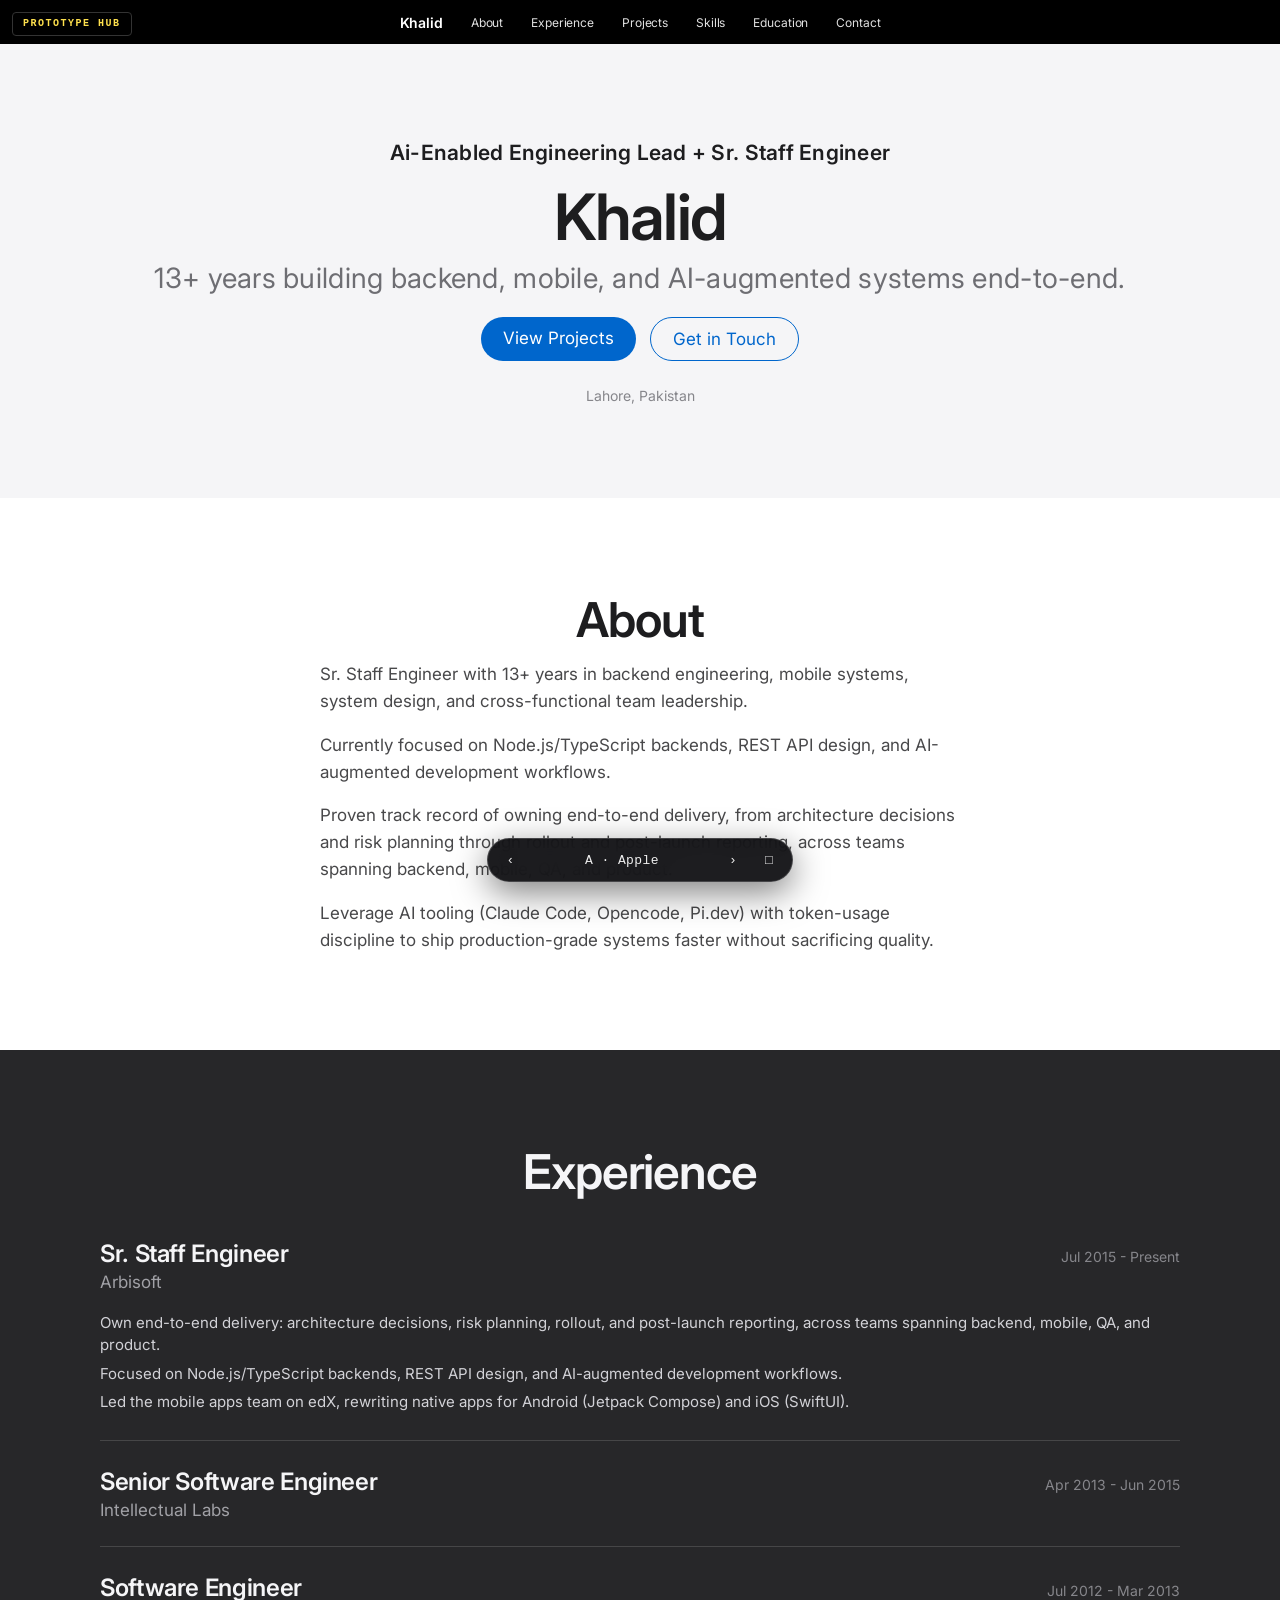
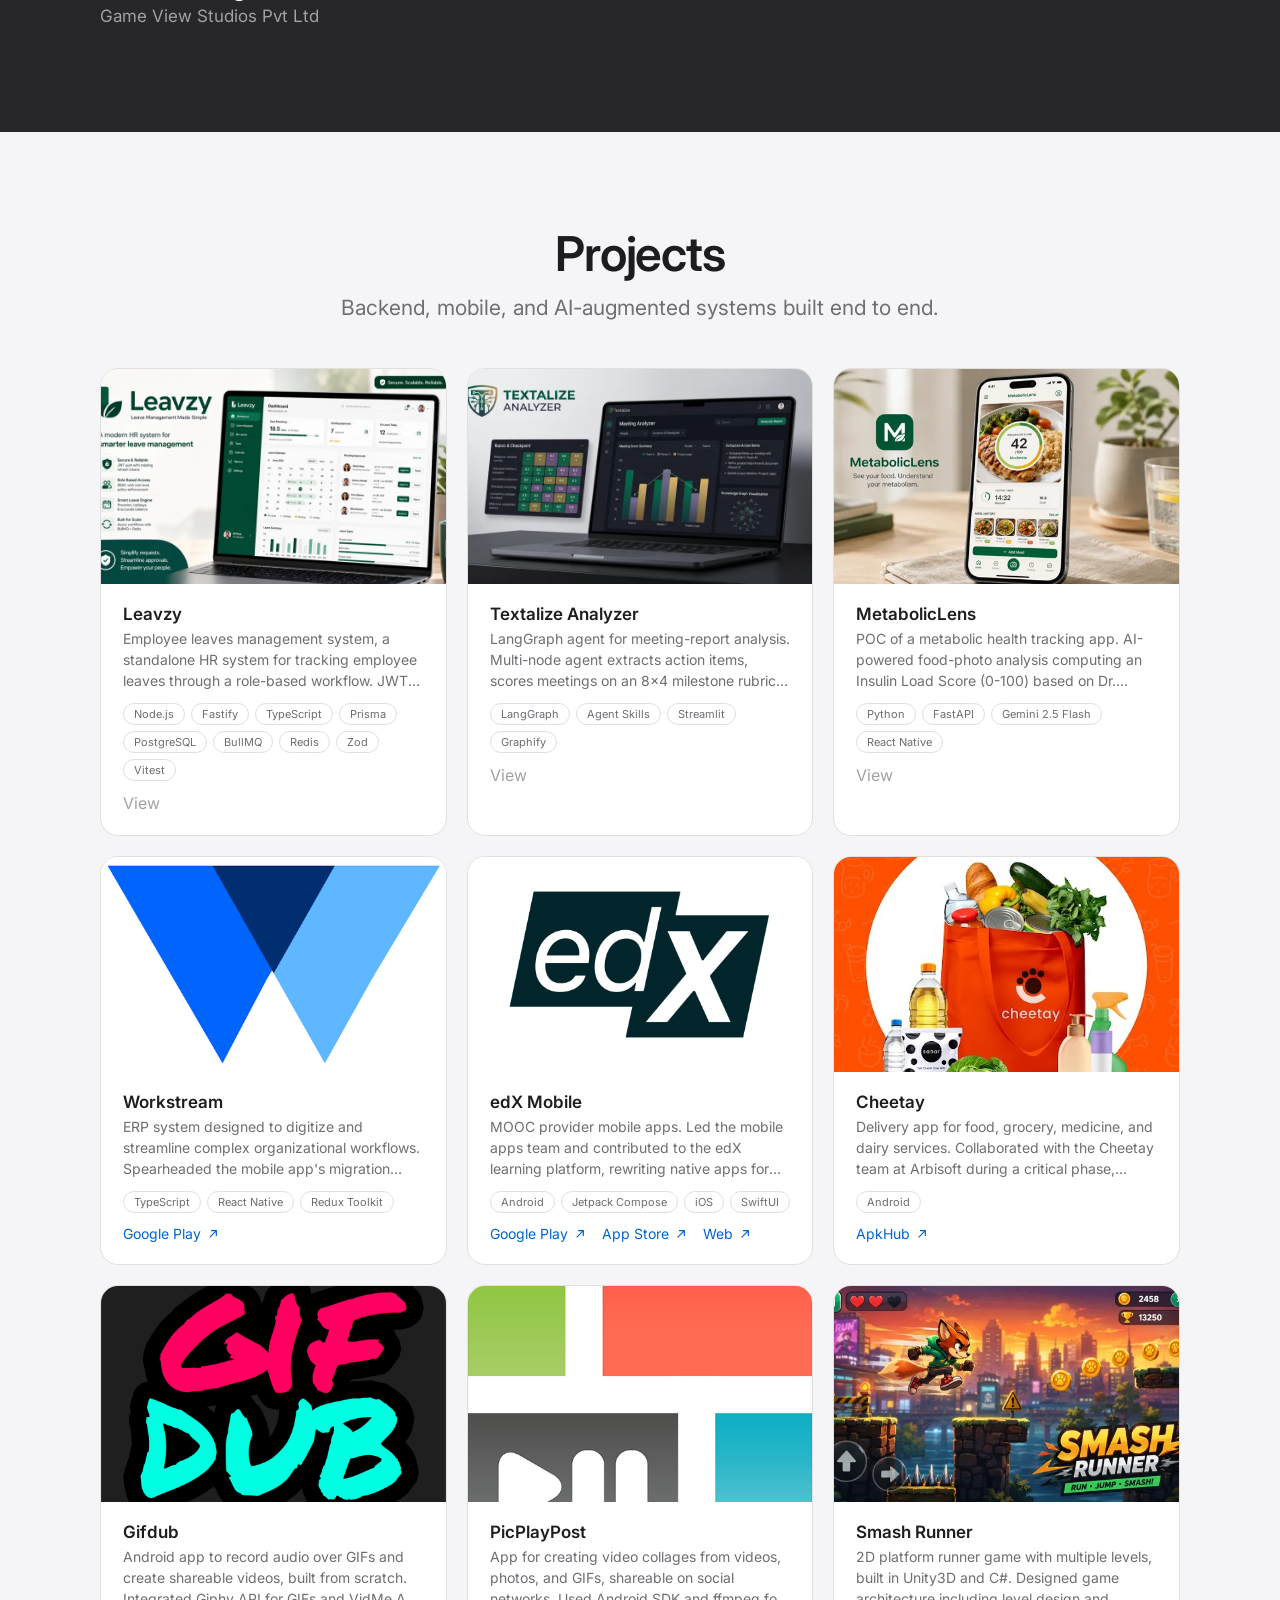
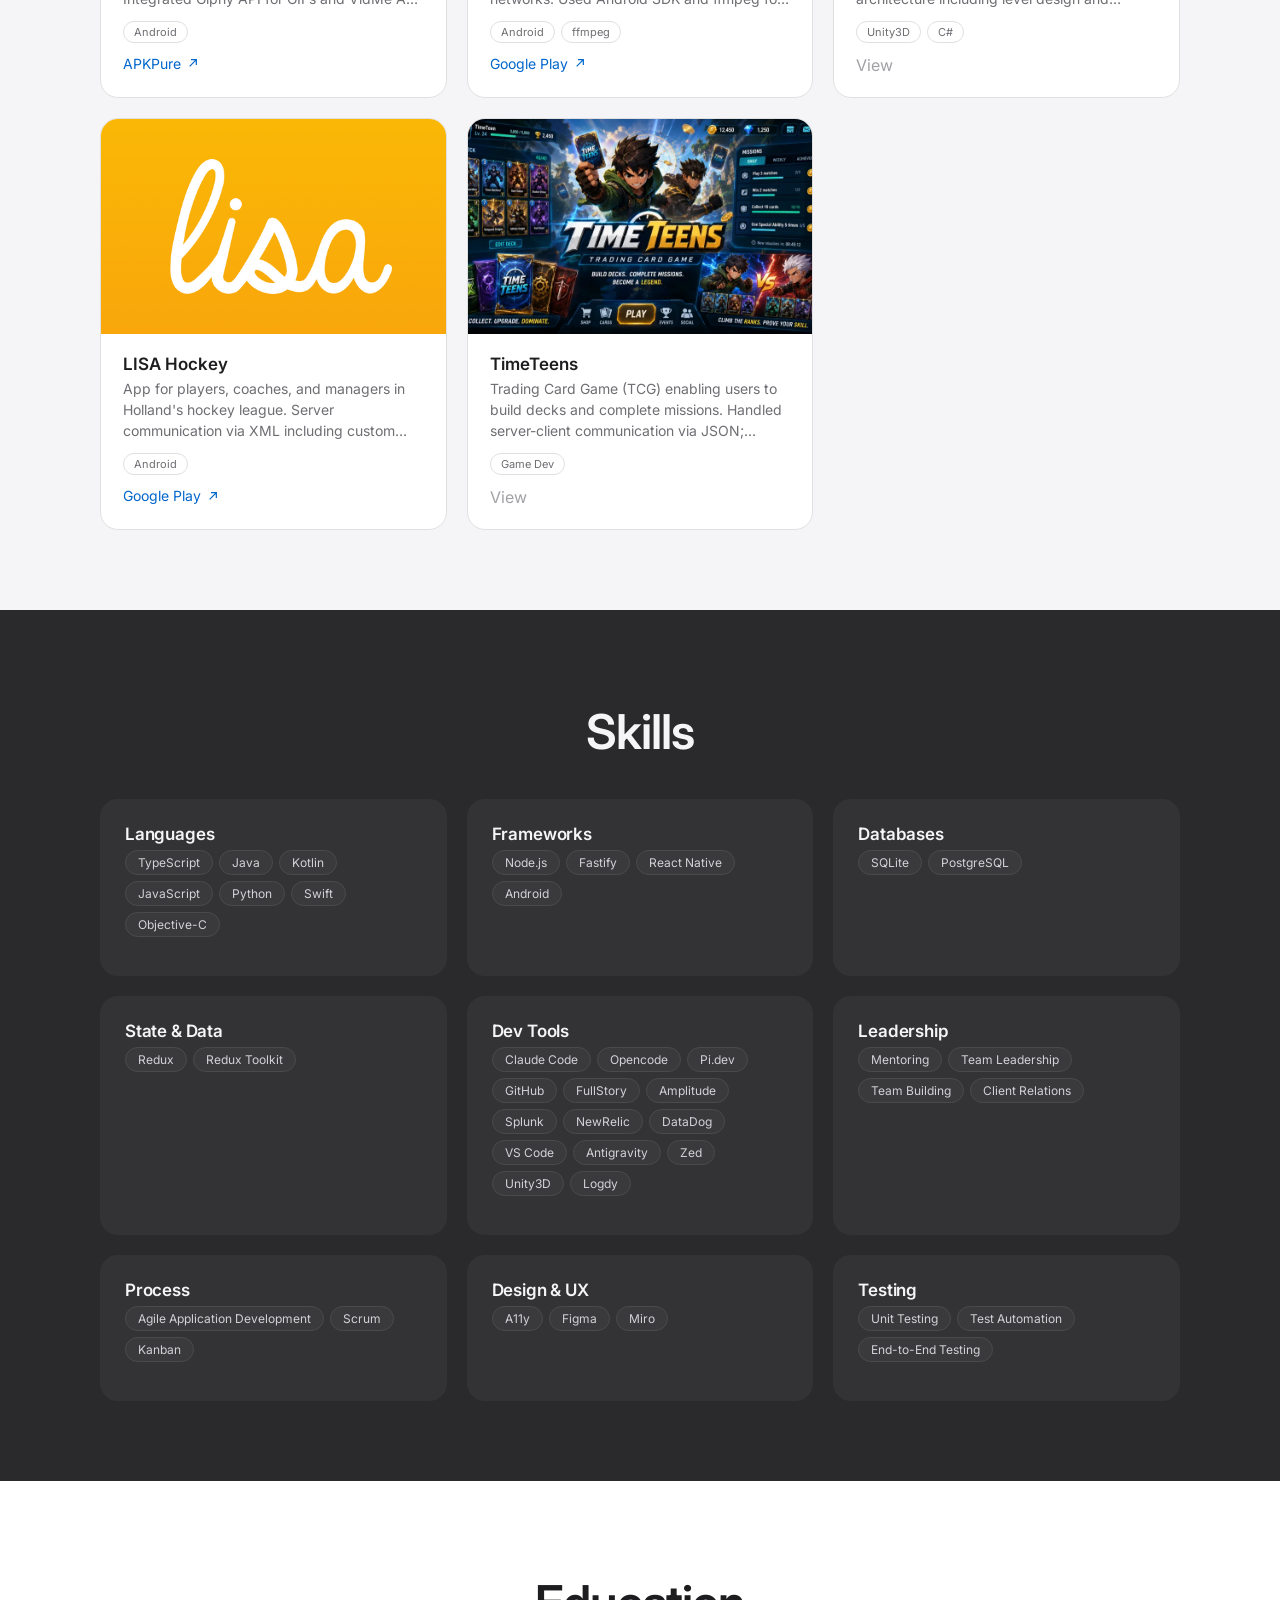
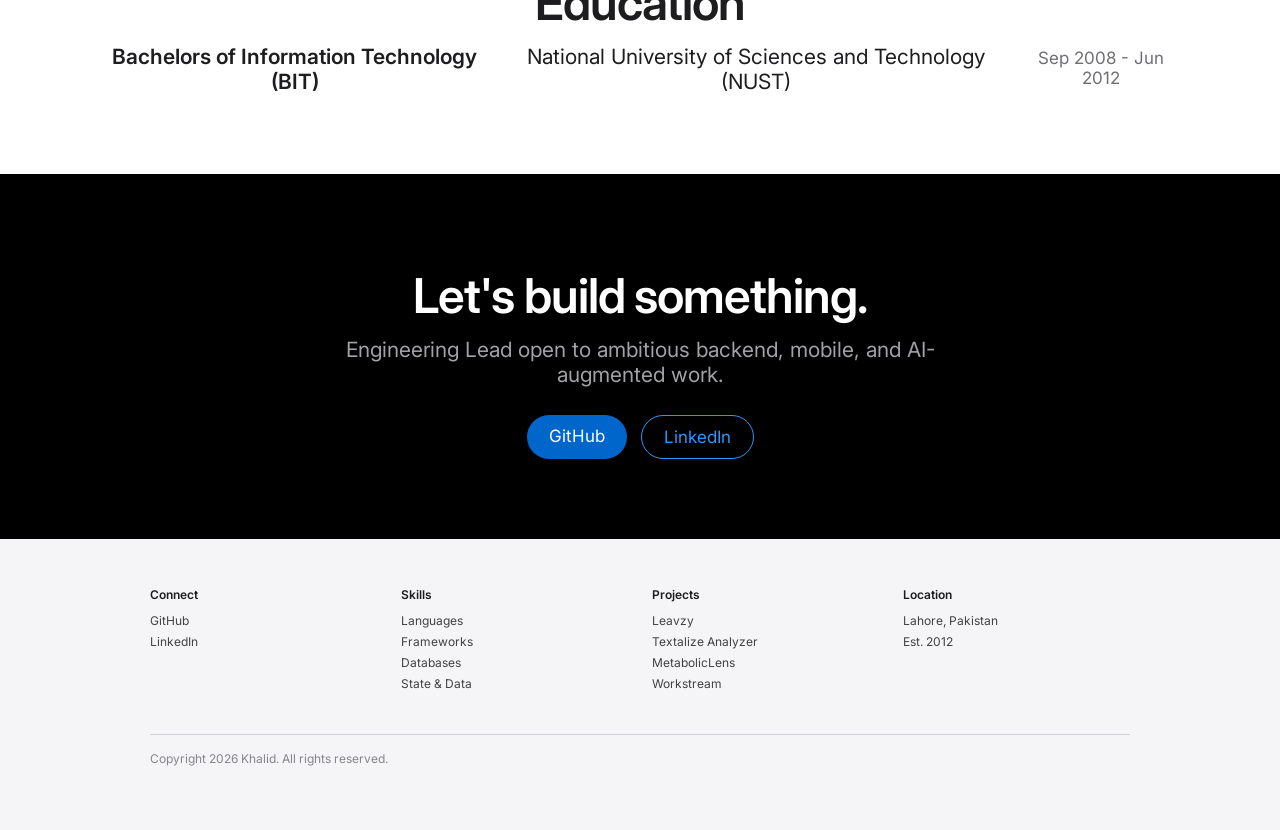
<file: prototypes/prototypes.html>
<!DOCTYPE html>
<html lang="en">
<head>
<meta charset="UTF-8">
<meta name="viewport" content="width=device-width, initial-scale=1.0">
<meta name="robots" content="noindex,nofollow">
<title>Khalid - Portfolio Prototypes</title>
<link rel="preconnect" href="https://fonts.googleapis.com">
<link rel="preconnect" href="https://fonts.gstatic.com" crossorigin>
<link href="https://fonts.googleapis.com/css2?family=Alfa+Slab+One&family=Anton&family=Archivo+Black&family=Bebas+Neue&family=Bungee&family=Caveat&family=DM+Mono:wght@300;400;500&family=Fraunces:ital,opsz,wght@0,9..144,300..700;1,9..144,300..700&family=IBM+Plex+Mono:wght@400;500;600&family=Inter:wght@300;400;500;600;700;800&family=JetBrains+Mono:wght@400;500;600&family=Karla:wght@400;600;700&family=Noto+Serif:wght@400;600;800&family=Outfit:wght@300;400;500;600;700&family=Playfair+Display:ital,wght@0,400..900;1,400..900&family=Press+Start+2P&family=Space+Grotesk:wght@300;400;500;600;700&family=Space+Mono:wght@400;700&family=VT323&family=Zilla+Slab:ital,wght@0,300;0,400;0,600;1,400&display=swap" rel="stylesheet">
<style>
  /* ================= HUB SHELL (not part of any prototype) ================= */
  html { scroll-behavior: smooth; }
  body { margin: 0; background: #17171c; }
  #pt-root { min-height: 100vh; }
  #pt-root section { scroll-margin-top: 96px; }
  #pt-style { display: none; }

  /* Prototype ribbon */
  #ribbon {
    position: fixed; top: 12px; left: 12px; z-index: 9998;
    font: 600 10px/1 ui-monospace, Menlo, monospace;
    letter-spacing: 1.5px; text-transform: uppercase;
    background: #000; color: #ffe14d; border: 1px solid #333;
    padding: 6px 10px; border-radius: 4px; pointer-events: none;
  }
  #pt-root { overflow-x: clip; }

  /* Floating switcher bar */
  #switcher {
    position: fixed; left: 50%; bottom: 18px; transform: translateX(-50%);
    z-index: 9999; display: flex; align-items: center; gap: 6px;
    background: rgba(10,10,14,.92); border: 1px solid rgba(255,255,255,.18);
    border-radius: 999px; padding: 6px 8px; box-shadow: 0 10px 34px rgba(0,0,0,.5);
    backdrop-filter: blur(12px); -webkit-backdrop-filter: blur(12px);
    font: 500 13px/1 ui-monospace, Menlo, monospace; color: #eee;
    user-select: none;
  }
  #switcher button {
    border: 0; background: transparent; color: #eee; cursor: pointer;
    font: inherit; width: 30px; height: 30px; border-radius: 50%;
    display: grid; place-items: center;
  }
  #switcher button:hover { background: rgba(255,255,255,.14); }
  #sw-label { min-width: 168px; text-align: center; padding: 0 6px; letter-spacing: .4px; }
  #sw-grid { color: #ffe14d; }

  /* Variant palette overlay */
  #palette {
    position: fixed; left: 50%; bottom: 76px; transform: translateX(-50%) translateY(8px);
    z-index: 9999; width: min(640px, calc(100vw - 32px));
    background: rgba(10,10,14,.96); border: 1px solid rgba(255,255,255,.18);
    border-radius: 14px; padding: 14px; box-shadow: 0 18px 50px rgba(0,0,0,.55);
    display: none; grid-template-columns: repeat(4, 1fr); gap: 8px;
    font-family: ui-monospace, Menlo, monospace;
  }
  #palette.open { display: grid; }
  #palette { max-height: min(70vh, 560px); overflow-y: auto; }
  #palette button {
    border: 1px solid rgba(255,255,255,.14); background: transparent; color: #ddd;
    border-radius: 8px; padding: 10px 6px; cursor: pointer; font: inherit;
    font-size: 11px; text-align: center; line-height: 1.5;
  }
  #palette button:hover { border-color: #ffe14d; color: #ffe14d; }
  #palette button b { display: block; color: #fff; font-size: 12px; }
  /* Mobile: let inner <nav> items wrap as direct flex items so nav never overflows */
  @media (max-width: 720px) {
    .pt-m .nav, .pt-o .nav, .pt-p .nav, .pt-q .nav, .pt-s .nav, .pt-t .nav, .pt-u .nav, .pt-v .nav { flex-wrap: wrap; row-gap: 6px; }
    .pt-m .nav nav, .pt-o .nav nav, .pt-p .nav nav, .pt-q .nav nav, .pt-s .nav nav, .pt-t .nav nav, .pt-u .nav nav, .pt-v .nav nav, .pt-r .top nav, .pt-n .nav span:last-child { display: contents; }
  }
  @media (max-width: 640px) {
    #palette { grid-template-columns: repeat(3, 1fr); }
    #sw-label { min-width: 132px; font-size: 12px; }
  }
</style>
</head>
<body>

<div id="ribbon">Prototype hub</div>
<div id="pt-root"></div>
<style id="pt-style"></style>

<div id="switcher" role="toolbar" aria-label="Prototype switcher">
  <button id="sw-prev" aria-label="Previous prototype">&#8249;</button>
  <span id="sw-label">A</span>
  <button id="sw-next" aria-label="Next prototype">&#8250;</button>
  <button id="sw-grid" aria-label="Show all prototypes">&#9633;</button>
</div>

<div id="palette"></div>

<script src="../content.js"></script>
<script>
/* =====================================================================
   Shared data + helpers. Content comes from the real site (content.js).
   ===================================================================== */
const S = window.SITE || {};
const BASE = '../';
const px = (p) => (p && /^https?:/.test(p) ? p : BASE + (p || ''));
const esc = (s) => String(s).replace(/&/g, '&amp;').replace(/</g, '&lt;').replace(/>/g, '&gt;');
const NAV = [['about','About'],['experience','Experience'],['projects','Projects'],['skills','Skills'],['education','Education'],['contact','Contact']];

const ICONS = {
  github: '<svg viewBox="0 0 24 24" width="16" height="16" fill="currentColor" aria-hidden="true"><path d="M12 .5C5.65.5.5 5.65.5 12c0 5.08 3.29 9.39 7.86 10.91.58.11.79-.25.79-.55v-2.17c-3.2.7-3.87-1.36-3.87-1.36-.52-1.33-1.28-1.68-1.28-1.68-1.04-.71.08-.7.08-.7 1.15.08 1.76 1.19 1.76 1.19 1.03 1.75 2.69 1.25 3.35.95.1-.74.4-1.25.72-1.54-2.55-.29-5.24-1.28-5.24-5.68 0-1.26.45-2.28 1.19-3.09-.12-.29-.52-1.46.11-3.05 0 0 .97-.31 3.17 1.18a11 11 0 0 1 5.78 0c2.2-1.49 3.17-1.18 3.17-1.18.63 1.59.23 2.76.11 3.05.74.81 1.19 1.83 1.19 3.09 0 4.41-2.69 5.38-5.26 5.66.41.36.78 1.06.78 2.14v3.17c0 .3.21.67.8.55A11.5 11.5 0 0 0 23.5 12C23.5 5.65 18.35.5 12 .5Z"/></svg>',
  linkedin: '<svg viewBox="0 0 24 24" width="16" height="16" fill="currentColor" aria-hidden="true"><path d="M20.45 20.45h-3.55v-5.57c0-1.33-.03-3.04-1.85-3.04-1.86 0-2.14 1.45-2.14 2.94v5.67H9.35V9h3.41v1.56h.05a3.74 3.74 0 0 1 3.37-1.85c3.6 0 4.27 2.37 4.27 5.46v6.28ZM5.34 7.43a2.06 2.06 0 1 1 0-4.12 2.06 2.06 0 0 1 0 4.12ZM7.12 20.45H3.55V9h3.57v11.45Z"/></svg>',
  mail: '<svg viewBox="0 0 24 24" width="16" height="16" fill="none" stroke="currentColor" stroke-width="1.8" aria-hidden="true"><rect x="2.5" y="4.5" width="19" height="15" rx="2"/><path d="m3 6 9 7 9-7"/></svg>',
  arrow: '<svg viewBox="0 0 24 24" width="16" height="16" fill="none" stroke="currentColor" stroke-width="1.8" aria-hidden="true"><path d="M7 17 17 7M9 7h8v8"/></svg>',
  globe: '<svg viewBox="0 0 24 24" width="16" height="16" fill="none" stroke="currentColor" stroke-width="1.8" aria-hidden="true"><circle cx="12" cy="12" r="9"/><path d="M3 12h18M12 3c2.5 2.6 3.9 5.7 3.9 9S14.5 18.4 12 21c-2.5-2.6-3.9-5.7-3.9-9S9.5 5.6 12 3Z"/></svg>'
};

function navLinks(cls) {
  return NAV.map(([id, label]) => `<a class="${cls}" href="#${id}">${label}</a>`).join('');
}

function projectLinks(p, cls) {
  const items = (p.links || []).map((l) =>
    `<a class="${cls}" href="${esc(l.url)}" target="_blank" rel="noopener">${esc(l.label)} ${ICONS.arrow}</a>`
  ).join('');
  return items || `<span class="${cls} is-disabled">View</span>`;
}

function projectTags(p, cls) {
  return (p.tags || []).map((t) => `<span class="${cls}">${esc(t)}</span>`).join('');
}

function contactRow(cls, iconCls) {
  const c = S.contact || {};
  let out = '';
  if (c.email) out += `<a class="${cls}" href="mailto:${esc(c.email)}">${ICONS.mail}<span>${esc(c.email)}</span></a>`;
  if (c.github) out += `<a class="${cls}" href="${esc(c.github)}" target="_blank" rel="noopener">${ICONS.github}<span>github.com/miankhalid</span></a>`;
  if (c.linkedin) out += `<a class="${cls}" href="${esc(c.linkedin)}" target="_blank" rel="noopener">${ICONS.linkedin}<span>linkedin.com/in/miankhalid</span></a>`;
  return out;
}

/* =====================================================================
   VARIANTS. Each is a fully independent design language.
   ===================================================================== */
const VARIANTS = {};
</script>
<script>
/* ================= A. APPLE - gallery of full-bleed tiles ================= */
VARIANTS.A = {
name: 'Apple',
css: `
#pt-root.pt-a { font-family: -apple-system, BlinkMacSystemFont, "SF Pro Text", Inter, system-ui, sans-serif; background: #fff; color: #1d1d1f; }
#pt-root.pt-a * { box-sizing: border-box; }
#pt-root.pt-a section { scroll-margin-top: 0; }
.pt-a .gnav { position: sticky; top: 0; z-index: 50; background: #000; height: 44px; display: flex; align-items: center; justify-content: center; gap: 28px; font-size: 12px; letter-spacing: -.01em; }
.pt-a .gnav a { color: rgba(255,255,255,.88); text-decoration: none; }
.pt-a .gnav a:hover { color: #fff; }
.pt-a .gnav .brand { font-weight: 600; color: #fff; font-size: 14px; }
.pt-a .tile { padding: 96px 24px 80px; text-align: center; }
.pt-a .tile.parchment { background: #f5f5f7; }
.pt-a .tile.dark { background: #272729; color: #f5f5f7; }
.pt-a .tile.dark2 { background: #2a2a2c; color: #f5f5f7; }
.pt-a .tile.black { background: #000; color: #fff; }
.pt-a .hero h1 { font-size: clamp(40px, 7vw, 64px); font-weight: 600; letter-spacing: -.028em; line-height: 1.07; margin: 18px 0 10px; }
.pt-a .hero .tag { font-size: clamp(20px, 3vw, 28px); font-weight: 400; letter-spacing: .01em; color: #6e6e73; margin: 0 0 22px; }
.pt-a .hero .role { font-size: 21px; font-weight: 600; letter-spacing: .012em; margin-top: 0; }
.pt-a .hero .meta { font-size: 14px; color: #86868b; margin-top: 26px; }
.pt-a .pills { display: flex; gap: 14px; justify-content: center; flex-wrap: wrap; }
.pt-a .pill { display: inline-block; border-radius: 999px; padding: 11px 22px; font-size: 17px; text-decoration: none; transition: transform .12s; }
.pt-a .pill:active { transform: scale(.95); }
.pt-a .pill.blue { background: #0066cc; color: #fff; }
.pt-a .pill.blue:hover { background: #0077ed; }
.pt-a .pill.ghost { border: 1px solid #0066cc; color: #0066cc; }
.pt-a .pill.ghost:hover { background: rgba(0,102,204,.06); }
.pt-a .pill.ghost.on-dark { border-color: #2997ff; color: #2997ff; }
.pt-a .h2 { font-size: clamp(32px, 5vw, 48px); font-weight: 600; letter-spacing: -.022em; line-height: 1.1; margin: 0 0 14px; }
.pt-a .lead { font-size: 21px; color: #6e6e73; margin: 0 auto 0; max-width: 640px; }
.pt-a .wrap { max-width: 1080px; margin: 0 auto; }
.pt-a .grid3 { display: grid; grid-template-columns: repeat(3, 1fr); gap: 20px; text-align: left; }
@media (max-width: 900px){ .pt-a .grid3 { grid-template-columns: 1fr; } }
.pt-a .ucard { background: #fff; border: 1px solid #e0e0e0; border-radius: 18px; padding: 24px; }
.pt-a .ucard h3 { font-size: 17px; font-weight: 600; letter-spacing: -.01em; margin: 0 0 6px; }
.pt-a .ucard p { font-size: 14px; color: #6e6e73; line-height: 1.45; margin: 0 0 14px; }
.pt-a .chips { display: flex; flex-wrap: wrap; gap: 6px; }
.pt-a .chip { font-size: 12px; color: #1d1d1f; border: 1px solid #e0e0e0; border-radius: 999px; padding: 4px 12px; background: #f5f5f7; }
.pt-a .exp-row { padding: 26px 0; border-bottom: 1px solid rgba(255,255,255,.14); display: grid; grid-template-columns: 1fr 220px; gap: 12px; text-align: left; align-items: baseline; }
.pt-a .exp-row:last-child { border-bottom: 0; }
.pt-a .exp-row h3 { font-size: 24px; font-weight: 600; letter-spacing: -.015em; margin: 0; }
.pt-a .exp-row .org { font-size: 17px; color: #a1a1a6; }
.pt-a .exp-row .period { font-size: 14px; color: #86868b; text-align: right; }
.pt-a .exp-row ul { grid-column: 1 / -1; margin: 8px 0 0; padding: 0; list-style: none; display: grid; gap: 6px; }
.pt-a .exp-row li { font-size: 15px; color: #d2d2d7; line-height: 1.5; }
.pt-a .pcard { background: #fff; border: 1px solid #e0e0e0; border-radius: 18px; overflow: hidden; }
.pt-a .pcard img { width: 100%; aspect-ratio: 16/10; object-fit: cover; display: block; }
.pt-a .pcard .body { padding: 20px 22px 22px; }
.pt-a .pcard h3 { font-size: 17px; font-weight: 600; margin: 0 0 4px; }
.pt-a .pcard .blurb { font-size: 14px; color: #6e6e73; line-height: 1.5; margin: 0 0 12px; display: -webkit-box; -webkit-line-clamp: 3; -webkit-box-orient: vertical; overflow: hidden; }
.pt-a .pcard .tags { display: flex; flex-wrap: wrap; gap: 6px; margin-bottom: 12px; }
.pt-a .pcard .tag { font-size: 11px; color: #6e6e73; border: 1px solid #e0e0e0; border-radius: 999px; padding: 3px 10px; }
.pt-a .pcard .links { display: flex; gap: 14px; }
.pt-a .pcard .links a { font-size: 14px; color: #0066cc; text-decoration: none; display: inline-flex; align-items: center; gap: 4px; }
.pt-a .pcard .links a:hover { text-decoration: underline; }
.pt-a .pcard .links .is-disabled { color: #a1a1a6; }
.pt-a .about { max-width: 640px; margin: 0 auto; font-size: 17px; line-height: 1.6; color: #48484a; text-align: left; }
.pt-a .about p { margin: 0 0 16px; }
.pt-a .foot { background: #f5f5f7; padding: 48px 24px 64px; font-size: 12px; color: #86868b; }
.pt-a .foot .cols { max-width: 980px; margin: 0 auto; display: grid; grid-template-columns: repeat(4, 1fr); gap: 24px; text-align: left; }
.pt-a .foot h4 { font-size: 12px; font-weight: 600; color: #1d1d1f; margin: 0 0 8px; }
.pt-a .foot a { display: block; color: #424245; text-decoration: none; padding: 3px 0; }
.pt-a .foot .legal { max-width: 980px; margin: 40px auto 0; border-top: 1px solid #d2d2d7; padding-top: 16px; text-align: left; }
.pt-a .skill-col { text-align: left; }
.pt-a .edu { display: inline-flex; gap: 18px; align-items: baseline; font-size: 21px; }
.pt-a .edu .org { font-weight: 600; }
.pt-a .edu .period { color: #6e6e73; font-size: 17px; }
`,
html: () => `
<header class="gnav">
  <a class="brand" href="#hero">Khalid</a>
  ${navLinks('')}
</header>
<main>
  <section class="tile parchment hero" id="hero">
    <div class="role">${esc(S.role)}</div>
    <h1>${esc(S.name)}</h1>
    <p class="tag">${esc(S.tagline)}</p>
    <div class="pills">
      <a class="pill blue" href="#projects">View Projects</a>
      <a class="pill ghost" href="#contact">Get in Touch</a>
    </div>
    <p class="meta">${esc(S.location)}</p>
  </section>

  <section class="tile" id="about">
    <div class="wrap">
      <h2 class="h2">About</h2>
      <div class="about">${S.about.map(p => `<p>${esc(p)}</p>`).join('')}</div>
    </div>
  </section>

  <section class="tile dark" id="experience">
    <div class="wrap">
      <h2 class="h2">Experience</h2>
      <div>
        ${S.experience.map(e => `
          <div class="exp-row">
            <h3>${esc(e.role)}</h3>
            <span class="period">${esc(e.period)}</span>
            <span class="org" style="grid-column:1/-1;margin-top:-8px;">${esc(e.org)}</span>
            ${e.points.length ? `<ul>${e.points.map(p => `<li>${esc(p)}</li>`).join('')}</ul>` : ''}
          </div>`).join('')}
      </div>
    </div>
  </section>

  <section class="tile parchment" id="projects">
    <div class="wrap">
      <h2 class="h2">Projects</h2>
      <p class="lead">Backend, mobile, and AI-augmented systems built end to end.</p>
      <div class="grid3" style="margin-top:48px;">
        ${S.projects.map(p => `
          <article class="pcard">
            <img src="${px(p.image)}" alt="${esc(p.title)}" loading="lazy">
            <div class="body">
              <h3>${esc(p.title)}</h3>
              <p class="blurb">${esc(p.blurb)}</p>
              <div class="tags">${projectTags(p, 'tag')}</div>
              <div class="links">${projectLinks(p, '')}</div>
            </div>
          </article>`).join('')}
      </div>
    </div>
  </section>

  <section class="tile dark2" id="skills">
    <div class="wrap">
      <h2 class="h2">Skills</h2>
      <div class="grid3" style="margin-top:40px;">
        ${S.skills.map(g => `
          <div class="ucard skill-col" style="background:#333336;border-color:transparent;">
            <h3 style="color:#f5f5f7;">${esc(g.group)}</h3>
            <div class="chips" style="margin-bottom:14px;">
              ${g.items.map(i => `<span class="chip" style="background:#3a3a3c;border-color:#4a4a4c;color:#d2d2d7;">${esc(i)}</span>`).join('')}
            </div>
          </div>`).join('')}
      </div>
    </div>
  </section>

  <section class="tile" id="education">
    <div class="wrap">
      <h2 class="h2">Education</h2>
      <div class="edu">
        <span class="org">${esc(S.education[0].degree)}</span>
        <span>${esc(S.education[0].org)}</span>
        <span class="period">${esc(S.education[0].period)}</span>
      </div>
    </div>
  </section>

  <section class="tile black" id="contact">
    <div class="wrap">
      <h2 class="h2">Let's build something.</h2>
      <p class="lead" style="color:#a1a1a6;">Engineering Lead open to ambitious backend, mobile, and AI-augmented work.</p>
      <div class="pills" style="margin-top:28px;">
        <a class="pill blue" href="https://github.com/miankhalid" target="_blank" rel="noopener">GitHub</a>
        <a class="pill ghost on-dark" href="https://www.linkedin.com/in/miankhalid/" target="_blank" rel="noopener">LinkedIn</a>
      </div>
    </div>
  </section>
</main>
<footer class="foot">
  <div class="cols">
    <div><h4>Connect</h4><a href="https://github.com/miankhalid" target="_blank" rel="noopener">GitHub</a><a href="https://www.linkedin.com/in/miankhalid/" target="_blank" rel="noopener">LinkedIn</a></div>
    <div><h4>Skills</h4>${S.skills.slice(0,4).map(g => `<a href="#skills">${esc(g.group)}</a>`).join('')}</div>
    <div><h4>Projects</h4>${S.projects.slice(0,4).map(p => `<a href="#projects">${esc(p.title)}</a>`).join('')}</div>
    <div><h4>Location</h4><a>${esc(S.location)}</a><a>Est. 2012</a></div>
  </div>
  <div class="legal">Copyright 2026 Khalid. All rights reserved.</div>
</footer>
`
};

/* ================= B. CLAY - cream canvas, saturated feature cards ================= */
VARIANTS.B = {
name: 'Clay',
css: `
#pt-root.pt-b { font-family: Inter, -apple-system, BlinkMacSystemFont, "Segoe UI", Roboto, sans-serif; background: #fffaf0; color: #0a0a0a; }
#pt-root.pt-b * { box-sizing: border-box; }
.pt-b .nav { position: sticky; top: 0; z-index: 50; background: #fffaf0; border-bottom: 1px solid #e8e0cc; height: 64px; display: flex; align-items: center; justify-content: space-between; padding: 0 clamp(20px, 5vw, 48px); }
.pt-b .brand { font-weight: 600; font-size: 20px; letter-spacing: -.02em; text-decoration: none; color: #0a0a0a; }
.pt-b .nav a:not(.brand) { font-size: 14px; font-weight: 500; color: #3a3a3a; text-decoration: none; margin-left: 24px; }
.pt-b .nav .cta { background: #0a0a0a; color: #fff !important; border-radius: 12px; padding: 10px 18px; font-weight: 600; margin-left: 28px !important; }
.pt-b .nav .links { display: flex; align-items: center; }
.pt-b .wrap { max-width: 1280px; margin: 0 auto; padding: 0 clamp(20px, 5vw, 48px); }
.pt-b section { padding: 96px 0; }
.pt-b .h2 { font-size: clamp(34px, 5vw, 52px); font-weight: 500; letter-spacing: -.04em; line-height: 1.05; margin: 0 0 12px; }
.pt-b .h3 { font-size: 24px; font-weight: 600; letter-spacing: -.02em; margin: 0 0 8px; }
.pt-b .sub { font-size: 18px; line-height: 1.55; color: #3a3a3a; max-width: 640px; margin: 0; }
.pt-b .btn { display: inline-block; background: #0a0a0a; color: #fff; border-radius: 12px; padding: 12px 22px; font-size: 14px; font-weight: 600; text-decoration: none; }
.pt-b .btn.cream { background: #fffaf0; color: #0a0a0a; border: 1px solid #0a0a0a; }
.pt-b .btn.white { background: #fff; color: #0a0a0a; }
.pt-b .hero { display: grid; grid-template-columns: 1.1fr .9fr; gap: 48px; align-items: center; padding-top: 72px; }
.pt-b .hero h1 { font-size: clamp(44px, 7vw, 72px); font-weight: 500; letter-spacing: -.05em; line-height: 1; margin: 16px 0 18px; }
.pt-b .hero .eyebrow { font-size: 13px; font-weight: 600; letter-spacing: 1.5px; text-transform: uppercase; color: #6a6a6a; }
.pt-b .hero .tag { font-size: 20px; color: #3a3a3a; line-height: 1.5; margin: 0 0 26px; }
.pt-b .hero .cta-row { display: flex; gap: 12px; flex-wrap: wrap; }
.pt-b .hero-art { border-radius: 24px; background: #f5f0e0; min-height: 420px; position: relative; overflow: hidden; display: grid; place-items: center; }
.pt-b .blob { position: absolute; border-radius: 50%; filter: blur(2px); }
.pt-b .blob1 { width: 240px; height: 200px; background: radial-gradient(circle at 35% 30%, #ffb084, #ff8a5c); top: 8%; left: 8%; transform: rotate(-14deg); }
.pt-b .blob2 { width: 180px; height: 150px; background: radial-gradient(circle at 40% 35%, #b8a4ed, #9d84e8); bottom: 14%; right: 10%; transform: rotate(10deg); }
.pt-b .blob3 { width: 120px; height: 120px; background: radial-gradient(circle at 40% 35%, #ff4d8b, #e6265f); top: 46%; right: 18%; transform: rotate(18deg); }
.pt-b .blob4 { width: 90px; height: 90px; background: radial-gradient(circle at 40% 35%, #e8b94a, #d19b22); bottom: 8%; left: 22%; }
.pt-b .avatar { position: relative; width: 180px; height: 180px; border-radius: 50%; object-fit: cover; border: 6px solid #fff; box-shadow: 0 10px 30px rgba(10,10,10,.14); }
.pt-b .about p { font-size: 18px; line-height: 1.65; color: #1a1a1a; margin: 0 0 16px; max-width: 720px; }
.pt-b .features { display: grid; grid-template-columns: repeat(3, 1fr); gap: 20px; }
@media (max-width: 980px){ .pt-b .features { grid-template-columns: 1fr; } .pt-b .hero { grid-template-columns: 1fr; } .pt-b .hero-art { min-height: 300px; } }
.pt-b .fcard { border-radius: 24px; padding: 32px; color: #0a0a0a; }
.pt-b .fcard h3 { font-size: 22px; font-weight: 600; margin: 0 0 10px; letter-spacing: -.01em; }
.pt-b .fcard .chips { display: flex; flex-wrap: wrap; gap: 8px; }
.pt-b .fcard .chip { background: rgba(255,255,255,.55); border-radius: 999px; padding: 6px 12px; font-size: 13px; font-weight: 500; }
.pt-b .fcard.dark { color: #fff; }
.pt-b .fcard.dark .chip { background: rgba(255,255,255,.14); }
.pt-b .pink { background: #ff4d8b; } .pt-b .teal { background: #1a3a3a; color:#fff; } .pt-b .lavender { background: #b8a4ed; }
.pt-b .peach { background: #ffb084; } .pt-b .ochre { background: #e8b94a; } .pt-b .cream-card { background: #f5f0e0; }
.pt-b .exp-list { display: grid; gap: 0; }
.pt-b .exp-item { padding: 28px 0; border-bottom: 1px solid #e5ddc8; display: grid; grid-template-columns: 200px 1fr; gap: 20px; }
.pt-b .exp-item:last-child { border-bottom: 0; }
.pt-b .exp-item .when { font-size: 14px; font-weight: 600; color: #6a6a6a; }
.pt-b .exp-item h3 { font-size: 24px; font-weight: 600; letter-spacing: -.02em; margin: 0 0 4px; }
.pt-b .exp-item .org { font-size: 16px; color: #3a3a3a; font-weight: 500; }
.pt-b .exp-item ul { margin: 12px 0 0; padding-left: 18px; display: grid; gap: 6px; }
.pt-b .exp-item li { font-size: 15px; line-height: 1.55; color: #3a3a3a; }
.pt-b .proj-grid { display: grid; grid-template-columns: repeat(3, 1fr); gap: 20px; }
@media (max-width: 980px){ .pt-b .proj-grid { grid-template-columns: 1fr; } .pt-b .exp-item { grid-template-columns: 1fr; } }
.pt-b .pcard { background: #f5f0e0; border-radius: 20px; padding: 22px; }
.pt-b .pcard img { width: 100%; aspect-ratio: 16/10; object-fit: cover; border-radius: 12px; display: block; }
.pt-b .pcard h3 { font-size: 20px; font-weight: 600; letter-spacing: -.01em; margin: 16px 0 6px; }
.pt-b .pcard p { font-size: 14px; line-height: 1.55; color: #3a3a3a; margin: 0 0 12px; }
.pt-b .pcard .tags { display: flex; flex-wrap: wrap; gap: 6px; margin-bottom: 12px; }
.pt-b .pcard .tag { font-size: 12px; font-weight: 500; background: #fffaf0; border-radius: 999px; padding: 4px 10px; }
.pt-b .pcard a { font-size: 14px; font-weight: 600; color: #0a0a0a; text-decoration: none; display: inline-flex; align-items: center; gap: 4px; }
.pt-b .pcard .is-disabled { color: #9a9a9a; }
.pt-b .featured { background: #1a3a3a; color: #fff; grid-column: span 2; }
.pt-b .featured p { color: rgba(255,255,255,.8); }
.pt-b .featured .tag { background: rgba(255,255,255,.14); }
.pt-b .edu { display: flex; gap: 16px; align-items: baseline; font-size: 22px; font-weight: 500; }
.pt-b .edu .period { color: #6a6a6a; font-size: 16px; }
.pt-b .cta-band { background: #f5f0e0; border-radius: 24px; padding: 72px 48px; text-align: center; }
.pt-b .cta-band .h2 { font-size: clamp(30px, 4.5vw, 44px); }
.pt-b .cta-band p { color: #3a3a3a; font-size: 18px; }
.pt-b .foot { background: #faf5e8; padding: 64px 0; }
.pt-b .foot .inner { max-width: 1280px; margin: 0 auto; padding: 0 48px; display: flex; justify-content: space-between; align-items: center; flex-wrap: wrap; gap: 16px; }
.pt-b .foot a { color: #3a3a3a; text-decoration: none; font-size: 14px; font-weight: 500; margin-left: 20px; }
.pt-b .foot .mute { color: #9a9a9a; font-size: 13px; }
`,
html: () => `
<header class="nav">
  <a class="brand" href="#hero">Khalid</a>
  <nav class="links">
    ${NAV.map(([id, label]) => id === 'contact' ? '' : `<a href="#${id}">${label}</a>`).join('')}
    <a class="cta" href="#contact">Hire me</a>
  </nav>
</header>
<main class="wrap">
  <section class="hero" id="hero">
    <div>
      <div class="eyebrow">Engineering Lead · Lahore, Pakistan</div>
      <h1>${esc(S.name)}</h1>
      <p class="tag">${esc(S.tagline)}</p>
      <div class="cta-row">
        <a class="btn" href="#projects">See the work</a>
        <a class="btn cream" href="#contact">Let's talk</a>
      </div>
    </div>
    <div class="hero-art">
      <div class="blob blob1"></div><div class="blob blob2"></div><div class="blob blob3"></div><div class="blob blob4"></div>
      <img class="avatar" src="${px(S.avatar)}" alt="${esc(S.name)}">
    </div>
  </section>

  <section id="about">
    <h2 class="h2">Hi, I'm ${esc(S.name)}.</h2>
    <div class="about">${S.about.map(p => `<p>${esc(p)}</p>`).join('')}</div>
  </section>

  <section id="experience">
    <h2 class="h2">Experience</h2>
    <div class="exp-list">
      ${S.experience.map(e => `
        <article class="exp-item">
          <div class="when">${esc(e.period)}</div>
          <div>
            <h3>${esc(e.role)}</h3>
            <div class="org">${esc(e.org)}</div>
            ${e.points.length ? `<ul>${e.points.map(p => `<li>${esc(p)}</li>`).join('')}</ul>` : ''}
          </div>
        </article>`).join('')}
    </div>
  </section>

  <section id="projects">
    <h2 class="h2">Selected work</h2>
    <div class="proj-grid">
      ${S.projects.map((p, i) => {
        const feat = i === 0;
        return `<article class="pcard ${feat ? 'featured' : ''}">
          <img src="${px(p.image)}" alt="${esc(p.title)}" loading="lazy">
          <h3>${esc(p.title)}</h3>
          <p>${esc(p.blurb)}</p>
          <div class="tags">${projectTags(p, 'tag')}</div>
          ${projectLinks(p, '')}
        </article>`;
      }).join('')}
    </div>
  </section>

  <section id="skills">
    <h2 class="h2">Skills</h2>
    <div class="features">
      ${S.skills.map((g, i) => {
        const cls = ['pink','teal','lavender','peach','ochre','cream-card'][i % 6];
        const dark = cls === 'teal';
        return `<article class="fcard ${cls}">
          <h3>${esc(g.group)}</h3>
          <div class="chips">${g.items.map(it => `<span class="chip">${esc(it)}</span>`).join('')}</div>
        </article>`;
      }).join('')}
    </div>
  </section>

  <section id="education">
    <h2 class="h2">Education</h2>
    <div class="edu">
      <span>${esc(S.education[0].degree)}</span>
      <span>${esc(S.education[0].org)}</span>
      <span class="period">${esc(S.education[0].period)}</span>
    </div>
  </section>

  <section id="contact">
    <div class="cta-band">
      <h2 class="h2">Turn your product idea into reality.</h2>
      <p>Backend, mobile, AI tooling. One engineer who has shipped all three.</p>
      <div class="cta-row" style="justify-content:center;margin-top:24px;">
        <a class="btn" href="https://www.linkedin.com/in/miankhalid/" target="_blank" rel="noopener">LinkedIn</a>
        <a class="btn cream" href="https://github.com/miankhalid" target="_blank" rel="noopener">GitHub</a>
      </div>
    </div>
  </section>
</main>
<footer class="foot">
  <div class="inner">
    <span style="font-weight:600;font-size:18px;">${esc(S.name)}</span>
    <span>
      <a href="#about">About</a><a href="#projects">Work</a><a href="#contact">Contact</a>
    </span>
    <span class="mute">${esc(S.location)} · Est. 2012</span>
  </div>
</footer>
`
};

/* ================= C. COHERE - editorial, monumental type ================= */
VARIANTS.C = {
name: 'Cohere',
css: `
#pt-root.pt-c { font-family: Inter, ui-sans-serif, system-ui; background: #fff; color: #212121; }
#pt-root.pt-c * { box-sizing: border-box; }
#pt-root.pt-c h1, #pt-root.pt-c h2 { font-family: "Space Grotesk", Inter, ui-sans-serif, system-ui; font-weight: 400; }
.pt-c .mono { font-family: "JetBrains Mono", ui-monospace, monospace; font-size: 14px; letter-spacing: .28px; text-transform: uppercase; }
.pt-c .nav { position: sticky; top: 0; z-index: 50; background: rgba(255,255,255,.92); backdrop-filter: blur(10px); border-bottom: 1px solid #e5e7eb; height: 60px; display: flex; align-items: center; justify-content: space-between; padding: 0 32px; }
.pt-c .nav .brand { font-family: "Space Grotesk"; font-weight: 600; font-size: 18px; text-decoration: none; color: #17171c; }
.pt-c .nav a:not(.brand) { font-size: 14px; color: #212121; text-decoration: none; margin-left: 26px; }
.pt-c .nav .cta { background: #17171c; color: #fff !important; border-radius: 999px; padding: 9px 20px; margin-left: 30px !important; font-weight: 500; }
.pt-c .wrap { max-width: 1200px; margin: 0 auto; padding: 0 32px; }
.pt-c section { padding: 96px 0; }
.pt-c .hero { text-align: center; padding-top: 120px; padding-bottom: 48px; }
.pt-c .hero .mono { color: #75758a; margin-bottom: 24px; display: block; }
.pt-c .hero h1 { font-size: clamp(48px, 9vw, 96px); line-height: 1; letter-spacing: -.02em; margin: 0 0 28px; }
.pt-c .hero .sub { font-size: 18px; line-height: 1.5; color: #212121; max-width: 560px; margin: 0 auto 32px; }
.pt-c .cta-row { display: flex; gap: 22px; justify-content: center; align-items: center; flex-wrap: wrap; }
.pt-c .pill { background: #17171c; color: #fff; border-radius: 999px; padding: 12px 26px; font-size: 14px; font-weight: 500; text-decoration: none; display: inline-block; }
.pt-c .pill.ghost { background: transparent; color: #212121; border: 1px solid #d9d9dd; }
.pt-c .linkline { color: #212121; font-size: 15px; text-decoration: underline; text-underline-offset: 3px; }
.pt-c .trust { margin: 64px auto 0; display: flex; gap: 44px; justify-content: center; flex-wrap: wrap; font-family: "JetBrains Mono"; font-size: 13px; letter-spacing: 1px; text-transform: uppercase; color: #93939f; }
.pt-c .h2 { font-size: clamp(34px, 5vw, 56px); line-height: 1.05; letter-spacing: -.018em; margin: 0 0 14px; }
.pt-c .lead { font-size: 18px; line-height: 1.5; color: #212121; max-width: 640px; margin: 0 0 32px; }
.pt-c .about p { font-size: 18px; line-height: 1.6; color: #212121; margin: 0 0 16px; max-width: 760px; }
.pt-c .rules { border-top: 1px solid #d9d9dd; }
.pt-c .rule-row { display: grid; grid-template-columns: 160px 1fr 200px; gap: 20px; padding: 24px 0; border-bottom: 1px solid #d9d9dd; align-items: baseline; }
.pt-c .rule-row .when { font-family: "JetBrains Mono"; font-size: 13px; color: #93939f; text-transform: uppercase; letter-spacing: .5px; }
.pt-c .rule-row h3 { font-family: "Space Grotesk"; font-size: 26px; font-weight: 400; margin: 0 0 2px; letter-spacing: -.01em; }
.pt-c .rule-row .org { color: #75758a; font-size: 15px; }
.pt-c .rule-row ul { grid-column: 2 / -1; margin: 8px 0 0; padding: 0; list-style: none; display: grid; gap: 5px; }
.pt-c .rule-row li { font-size: 15px; line-height: 1.55; color: #4a4a50; }
.pt-c .darkband { background: #003c33; color: #fff; padding: 88px 0; }
.pt-c .darkband .h2 { color: #fff; }
.pt-c .darkband .lead { color: rgba(255,255,255,.85); }
.pt-c .cap-grid { display: grid; grid-template-columns: repeat(3, 1fr); gap: 32px; margin-top: 40px; }
@media (max-width: 900px){ .pt-c .cap-grid { grid-template-columns: 1fr; } .pt-c .rule-row { grid-template-columns: 1fr; } .pt-c .rule-row ul { grid-column: 1; } }
.pt-c .cap { border-top: 1px solid rgba(255,255,255,.25); padding-top: 18px; }
.pt-c .cap .mono { color: #7fd6c2; }
.pt-c .cap h3 { font-family: "Space Grotesk"; font-size: 24px; font-weight: 400; margin: 10px 0 8px; }
.pt-c .cap p { font-size: 15px; line-height: 1.55; color: rgba(255,255,255,.78); margin: 0; }
.pt-c .stone { background: #eeece7; }
.pt-c .pcard { background: #fff; border-radius: 8px; padding: 20px; }
.pt-c .pcard img { width: 100%; aspect-ratio: 16/10; object-fit: cover; border-radius: 6px; display: block; }
.pt-c .pcard h3 { font-family: "Space Grotesk"; font-size: 20px; font-weight: 500; margin: 14px 0 6px; }
.pt-c .pcard p { font-size: 14px; line-height: 1.55; color: #4a4a50; margin: 0 0 12px; display: -webkit-box; -webkit-line-clamp: 3; -webkit-box-orient: vertical; overflow: hidden; }
.pt-c .pcard .tags { display: flex; flex-wrap: wrap; gap: 6px; }
.pt-c .pcard .tag { font-family: "JetBrains Mono"; font-size: 11px; color: #17171c; border: 1px solid #d9d9dd; border-radius: 999px; padding: 3px 10px; text-transform: uppercase; letter-spacing: .5px; }
.pt-c .pcard a { display: inline-block; margin-top: 12px; font-size: 14px; font-weight: 500; color: #17171c; text-decoration: underline; text-underline-offset: 3px; }
.pt-c .pcard .is-disabled { color: #93939f; }
.pt-c .skill-tags { display: flex; flex-wrap: wrap; gap: 10px; }
.pt-c .skill-tags span { font-size: 14px; color: #212121; border: 1px solid #d9d9dd; border-radius: 999px; padding: 7px 16px; }
.pt-c .edu { display: flex; gap: 18px; align-items: baseline; font-family: "Space Grotesk"; font-size: 26px; }
.pt-c .edu .period { font-family: "JetBrains Mono"; font-size: 13px; color: #93939f; text-transform: uppercase; }
.pt-c .navy { background: #071829; color: #fff; }
.pt-c .navy .h2 { color: #fff; }
.pt-c .navy .lead { color: rgba(255,255,255,.8); }
.pt-c .coral-tag { display: inline-block; font-family: "JetBrains Mono"; font-size: 12px; letter-spacing: 1px; text-transform: uppercase; color: #ff7759; border: 1px solid #ff7759; border-radius: 999px; padding: 5px 14px; margin-bottom: 20px; }
.pt-c .foot { background: #17171c; color: #93939f; padding: 64px 0 48px; }
.pt-c .foot .cols { display: flex; justify-content: space-between; flex-wrap: wrap; gap: 24px; }
.pt-c .foot h4 { color: #fff; font-size: 13px; margin: 0 0 12px; }
.pt-c .foot a { display: block; color: #93939f; text-decoration: none; font-size: 14px; padding: 3px 0; }
.pt-c .foot a:hover { color: #fff; }
`,
html: () => `
<header class="nav">
  <a class="brand" href="#hero">Khalid</a>
  ${navLinks('')}
  <a class="cta" href="#contact">Contact</a>
</header>
<main>
  <section class="hero wrap" id="hero">
    <span class="mono">Engineering Lead / ${esc(S.location)}</span>
    <h1>Build systems that ship.</h1>
    <p class="sub">${esc(S.tagline)}</p>
    <div class="cta-row">
      <a class="pill" href="#projects">View work</a>
      <a class="pill ghost" href="#about">About me</a>
    </div>
    <div class="trust">
      <span>Arbisoft</span><span>Intellectual Labs</span><span>Game View Studios</span><span>NUST SEECS</span>
    </div>
  </section>

  <section class="wrap" id="about">
    <span class="mono" style="color:#75758a;">01 · About</span>
    <h2 class="h2" style="margin-top:12px;">${esc(S.name)}</h2>
    <div class="about">${S.about.map(p => `<p>${esc(p)}</p>`).join('')}</div>
  </section>

  <section class="darkband" id="experience">
    <div class="wrap">
      <span class="mono" style="color:#7fd6c2;">02 · Experience</span>
      <h2 class="h2" style="margin-top:12px;">13 years, three platforms.</h2>
      <div class="rules">
        ${S.experience.map(e => `
          <div class="rule-row">
            <span class="when">${esc(e.period)}</span>
            <div>
              <h3>${esc(e.role)}</h3>
              <span class="org">${esc(e.org)}</span>
            </div>
            <span></span>
            ${e.points.length ? `<ul>${e.points.map(p => `<li>${esc(p)}</li>`).join('')}</ul>` : ''}
          </div>`).join('')}
      </div>
      <div class="cap-grid" style="margin-top:64px;">
        <div class="cap"><span class="mono">Focus</span><h3>Backend & APIs</h3><p>Node.js / TypeScript, REST design, fastify, PostgreSQL.</p></div>
        <div class="cap"><span class="mono">Focus</span><h3>Mobile</h3><p>Android + iOS rewrites, Jetpack Compose and SwiftUI.</p></div>
        <div class="cap"><span class="mono">Focus</span><h3>AI-augmented</h3><p>Claude Code, Opencode, Pi.dev with token-usage discipline.</p></div>
      </div>
    </div>
  </section>

  <section class="stone" id="projects">
    <div class="wrap">
      <span class="mono" style="color:#75758a;">03 · Selected work</span>
      <h2 class="h2" style="margin-top:12px;">Products I've built.</h2>
      <div class="cap-grid">
        ${S.projects.map(p => `
          <article class="pcard">
            <img src="${px(p.image)}" alt="${esc(p.title)}" loading="lazy">
            <h3>${esc(p.title)}</h3>
            <p>${esc(p.blurb)}</p>
            <div class="tags">${projectTags(p, 'tag')}</div>
            ${projectLinks(p, '')}
          </article>`).join('')}
      </div>
    </div>
  </section>

  <section class="wrap" id="skills">
    <span class="mono" style="color:#75758a;">04 · Skills</span>
    <h2 class="h2" style="margin-top:12px;">The toolbox.</h2>
    <div style="display:grid;grid-template-columns:repeat(2,1fr);gap:40px;">
      ${S.skills.map(g => `
        <div>
          <span class="mono" style="color:#75758a;display:block;margin-bottom:14px;">${esc(g.group)}</span>
          <div class="skill-tags">${g.items.map(i => `<span>${esc(i)}</span>`).join('')}</div>
        </div>`).join('')}
    </div>
  </section>

  <section class="wrap" id="education">
    <span class="mono" style="color:#75758a;">05 · Education</span>
    <h2 class="h2" style="margin-top:12px;">Where it started.</h2>
    <div class="edu">
      <span>${esc(S.education[0].degree)}</span>
      <span style="color:#75758a;">${esc(S.education[0].org)}</span>
      <span class="period">${esc(S.education[0].period)}</span>
    </div>
  </section>

  <section class="navy" id="contact">
    <div class="wrap" style="text-align:center;">
      <span class="coral-tag">AI moves fast</span>
      <h2 class="h2">Let's build what's next.</h2>
      <p class="lead" style="margin:0 auto 32px;">Engineering Lead open to backend, mobile, and AI-augmented work.</p>
      <div class="cta-row">
        <a class="pill" style="background:#fff;color:#17171c;" href="https://www.linkedin.com/in/miankhalid/" target="_blank" rel="noopener">LinkedIn</a>
        <a class="pill ghost" style="border-color:rgba(255,255,255,.5);color:#fff;" href="https://github.com/miankhalid" target="_blank" rel="noopener">GitHub</a>
      </div>
    </div>
  </section>
</main>
<footer class="foot">
  <div class="wrap cols">
    <div><h4>${esc(S.name)}</h4><a>${esc(S.role)}</a><a>${esc(S.location)}</a></div>
    <div><h4>Site</h4>${NAV.map(([id, label]) => `<a href="#${id}">${label}</a>`).join('')}</div>
    <div><h4>Elsewhere</h4><a href="https://github.com/miankhalid" target="_blank" rel="noopener">GitHub</a><a href="https://www.linkedin.com/in/miankhalid/" target="_blank" rel="noopener">LinkedIn</a></div>
  </div>
</footer>
`
};

/* ================= D. FIGMA - pastel color blocks ================= */
VARIANTS.D = {
name: 'Figma',
css: `
#pt-root.pt-d { font-family: Inter, figmaSans Fallback, SF Pro Display, system-ui, sans-serif; background: #fff; color: #111; }
#pt-root.pt-d * { box-sizing: border-box; }
.pt-d .mono { font-family: "JetBrains Mono", ui-monospace, monospace; text-transform: uppercase; letter-spacing: .6px; font-size: 12px; font-weight: 400; }
.pt-d .nav { position: sticky; top: 0; z-index: 50; background: #fff; height: 56px; display: flex; align-items: center; justify-content: space-between; padding: 0 32px; border-bottom: 1px solid #f0f0f0; }
.pt-d .nav .brand { font-weight: 700; font-size: 18px; text-decoration: none; color: #111; }
.pt-d .nav a:not(.brand) { font-size: 14px; color: #111; text-decoration: none; margin-left: 24px; font-weight: 450; }
.pt-d .nav .pill-row { display: flex; gap: 8px; }
.pt-d .pill { display: inline-block; border-radius: 999px; padding: 9px 20px; font-size: 14px; font-weight: 500; text-decoration: none; }
.pt-d .pill.black { background: #111; color: #fff; }
.pt-d .pill.white { background: #fff; color: #111; }
.pt-d .marquee { background: #111; color: #fff; overflow: hidden; white-space: nowrap; padding: 8px 0; }
.pt-d .marquee span { display: inline-block; padding-right: 4px; animation: ptDmarq 26s linear infinite; font-size: 13px; letter-spacing: .5px; }
@keyframes ptDmarq { from { transform: translateX(0); } to { transform: translateX(-50%); } }
.pt-d .wrap { max-width: 1280px; margin: 0 auto; padding: 0 32px; }
.pt-d section { padding: 96px 0; }
.pt-d .hero { text-align: center; padding-top: 104px; }
.pt-d .hero h1 { font-size: clamp(44px, 8vw, 86px); font-weight: 340; letter-spacing: -.02em; line-height: 1; margin: 12px 0 18px; }
.pt-d .hero .sub { font-size: 20px; font-weight: 330; line-height: 1.4; color: #111; max-width: 560px; margin: 0 auto 26px; }
.pt-d .block { border-radius: 24px; padding: 48px clamp(24px, 6vw, 72px); }
.pt-d .block h2 { font-size: clamp(30px, 4.5vw, 44px); font-weight: 540; letter-spacing: -.012em; line-height: 1.15; margin: 0 0 14px; }
.pt-d .block p { font-size: 18px; font-weight: 330; line-height: 1.5; max-width: 620px; margin: 0; }
.pt-d .lime { background: #d9f24b; } .pt-d .lilac { background: #b7a6ff; } .pt-d .cream { background: #f2e9d8; }
.pt-d .mint { background: #b8f2d6; } .pt-d .pink { background: #ffb1c9; } .pt-d .coral { background: #ff8a75; }
.pt-d .navy { background: #2b2b55; color: #fff; }
.pt-d .navy p { color: rgba(255,255,255,.85); }
.pt-d .h2 { font-size: clamp(34px, 5vw, 56px); font-weight: 480; letter-spacing: -.018em; line-height: 1.05; margin: 0 0 12px; }
.pt-d .about p { font-size: 18px; font-weight: 330; line-height: 1.55; color: #111; max-width: 720px; margin: 0 0 16px; }
.pt-d .rules { border-top: 1px solid #e5e5e5; margin-top: 40px; }
.pt-d .rrow { display: grid; grid-template-columns: 180px 1fr 160px; gap: 20px; padding: 22px 0; border-bottom: 1px solid #e5e5e5; align-items: baseline; }
.pt-d .rrow .when { font-size: 13px; color: #666; }
.pt-d .rrow h3 { font-size: 24px; font-weight: 540; margin: 0; letter-spacing: -.01em; }
.pt-d .rrow .org { color: #444; font-size: 15px; }
.pt-d .rrow .period { font-size: 13px; color: #666; text-align: right; }
.pt-d .tiles { display: grid; grid-template-columns: repeat(3, 1fr); gap: 16px; margin-top: 40px; }
@media (max-width: 900px){ .pt-d .tiles { grid-template-columns: 1fr; } .pt-d .rrow { grid-template-columns: 1fr; } }
.pt-d .tile { background: #f4f4f2; border-radius: 8px; padding: 16px; }
.pt-d .tile img { width: 100%; aspect-ratio: 16/10; object-fit: cover; border-radius: 6px; display: block; }
.pt-d .tile h3 { font-size: 17px; font-weight: 540; margin: 12px 0 4px; }
.pt-d .tile p { font-size: 13px; font-weight: 330; color: #555; line-height: 1.5; margin: 0 0 10px; display: -webkit-box; -webkit-line-clamp: 2; -webkit-box-orient: vertical; overflow: hidden; }
.pt-d .tile .tags { display: flex; flex-wrap: wrap; gap: 4px; }
.pt-d .tile .tag { font-size: 11px; border: 1px solid #ddd; border-radius: 999px; padding: 2px 8px; color: #555; }
.pt-d .tile a { display: inline-block; margin-top: 10px; font-size: 13px; font-weight: 540; color: #111; }
.pt-d .tile .is-disabled { color: #999; }
.pt-d .skill-grid { display: grid; grid-template-columns: repeat(3, 1fr); gap: 14px; margin-top: 36px; }
@media (max-width: 900px){ .pt-d .skill-grid { grid-template-columns: 1fr; } }
.pt-d .skill { background: rgba(255,255,255,.08); border: 1px solid rgba(255,255,255,.18); border-radius: 8px; padding: 18px; }
.pt-d .skill h3 { font-size: 16px; font-weight: 540; margin: 0 0 10px; }
.pt-d .skill .chips { display: flex; flex-wrap: wrap; gap: 6px; }
.pt-d .skill .chip { font-size: 12px; color: rgba(255,255,255,.85); border: 1px solid rgba(255,255,255,.25); border-radius: 999px; padding: 3px 10px; }
.pt-d .edu { display: flex; gap: 16px; align-items: baseline; font-size: 24px; font-weight: 480; }
.pt-d .edu .period { font-size: 14px; color: #555; }
.pt-d .foot { padding: 72px 0 48px; }
.pt-d .foot .cols { display: grid; grid-template-columns: 2fr 1fr 1fr; gap: 24px; }
.pt-d .foot h4 { font-size: 12px; letter-spacing: .6px; text-transform: uppercase; margin: 0 0 12px; }
.pt-d .foot a { display: block; color: #444; text-decoration: none; font-size: 14px; padding: 3px 0; }
.pt-d .foot .brand { font-size: 32px; font-weight: 540; letter-spacing: -.02em; }
`,
html: () => `
<header class="nav">
  <a class="brand" href="#hero">Khalid</a>
  <nav>${navLinks('')}</nav>
  <div class="pill-row">
    <a class="pill black" href="#contact">Get in touch</a>
  </div>
</header>
<div class="marquee"><span>${[S.role, S.tagline].join(' &nbsp;·&nbsp; ')} &nbsp;·&nbsp; ${[S.role, S.tagline].join(' &nbsp;·&nbsp; ')} &nbsp;·&nbsp; </span><span>${[S.role, S.tagline].join(' &nbsp;·&nbsp; ')} &nbsp;·&nbsp; ${[S.role, S.tagline].join(' &nbsp;·&nbsp; ')} &nbsp;·&nbsp; </span></div>
<main class="wrap">
  <section class="hero" id="hero">
    <div class="mono" style="letter-spacing:2px;">${esc(S.location)}</div>
    <h1>${esc(S.name)}</h1>
    <p class="sub">${esc(S.tagline)}</p>
    <div class="pill-row" style="justify-content:center;">
      <a class="pill black" href="#projects">See the work</a>
      <a class="pill white" style="border:1px solid #ddd;" href="#about">About me</a>
    </div>
  </section>

  <section id="about">
    <div class="block lime">
      <div class="mono" style="opacity:.7;">01 / About</div>
      <h2>One engineer, end to end.</h2>
      <p>${esc(S.about[0])}</p>
    </div>
    <div class="about" style="margin-top:48px;">${S.about.slice(1).map(p => `<p>${esc(p)}</p>`).join('')}</div>
  </section>

  <section id="experience">
    <div class="mono" style="color:#777;margin-bottom:8px;">02 / Experience</div>
    <h2 class="h2">Where I've shipped.</h2>
    <div class="rules">
      ${S.experience.map(e => `
        <div class="rrow">
          <span class="when">${esc(e.period)}</span>
          <div><h3>${esc(e.role)}</h3><span class="org">${esc(e.org)}</span></div>
          <span class="period">${esc(e.period)}</span>
        </div>`).join('')}
    </div>
  </section>

  <section id="projects">
    <div class="mono" style="color:#777;margin-bottom:8px;">03 / Work</div>
    <h2 class="h2">Projects.</h2>
    <div class="tiles">
      ${S.projects.map(p => `
        <article class="tile">
          <img src="${px(p.image)}" alt="${esc(p.title)}" loading="lazy">
          <h3>${esc(p.title)}</h3>
          <p>${esc(p.blurb)}</p>
          <div class="tags">${projectTags(p, 'tag')}</div>
          ${projectLinks(p, '')}
        </article>`).join('')}
    </div>
  </section>

  <section id="skills">
    <div class="block navy">
      <div class="mono" style="opacity:.6;">04 / Skills</div>
      <h2>Systems, teams, tools.</h2>
      <div class="skill-grid">
        ${S.skills.map(g => `
          <div class="skill">
            <h3>${esc(g.group)}</h3>
            <div class="chips">${g.items.map(i => `<span class="chip">${esc(i)}</span>`).join('')}</div>
          </div>`).join('')}
      </div>
    </div>
  </section>

  <section id="education">
    <div class="block cream">
      <div class="mono" style="opacity:.6;">05 / Education</div>
      <h2>${esc(S.education[0].degree)}</h2>
      <p>${esc(S.education[0].org)} · ${esc(S.education[0].period)}</p>
    </div>
  </section>

  <section id="contact">
    <div class="block pink" style="text-align:center;">
      <div class="mono" style="opacity:.6;">06 / Contact</div>
      <h2 style="max-width:640px;margin:0 auto 14px;">Let's build something worth shipping.</h2>
      <p style="margin:0 auto 28px;">Engineering Lead for backend, mobile, and AI-augmented systems.</p>
      <div class="pill-row" style="justify-content:center;">
        <a class="pill black" href="https://www.linkedin.com/in/miankhalid/" target="_blank" rel="noopener">LinkedIn</a>
        <a class="pill white" style="border:1px solid rgba(0,0,0,.25);" href="https://github.com/miankhalid" target="_blank" rel="noopener">GitHub</a>
      </div>
    </div>
  </section>
</main>
<footer class="foot wrap">
  <div class="cols">
    <div class="brand">Khalid</div>
    <div><h4>Site</h4>${NAV.map(([id, label]) => `<a href="#${id}">${label}</a>`).join('')}</div>
    <div><h4>Elsewhere</h4><a href="https://github.com/miankhalid" target="_blank" rel="noopener">GitHub</a><a href="https://www.linkedin.com/in/miankhalid/" target="_blank" rel="noopener">LinkedIn</a></div>
  </div>
</footer>
`
};

/* ================= E. INTERCOM - cream canvas, product-led ================= */
VARIANTS.E = {
name: 'Intercom',
css: `
#pt-root.pt-e { font-family: Inter, Saans Fallback, ui-sans-serif, system-ui; background: #f5f1ec; color: #111; }
#pt-root.pt-e * { box-sizing: border-box; }
.pt-e .nav { position: sticky; top: 0; z-index: 50; background: rgba(245,241,236,.9); backdrop-filter: blur(10px); height: 56px; display: flex; align-items: center; justify-content: space-between; padding: 0 32px; border-bottom: 1px solid #e3ded6; }
.pt-e .nav .brand { font-weight: 600; font-size: 18px; text-decoration: none; color: #111; }
.pt-e .nav a:not(.brand) { font-size: 14px; color: #111; text-decoration: none; margin-left: 24px; }
.pt-e .nav .cta { background: #111; color: #fff !important; border-radius: 8px; padding: 9px 18px; font-weight: 500; margin-left: 28px !important; }
.pt-e .wrap { max-width: 1200px; margin: 0 auto; padding: 0 32px; }
.pt-e section { padding: 88px 0; }
.pt-e .hero { text-align: center; padding-top: 108px; }
.pt-e .badge { display: inline-block; font-size: 13px; font-weight: 500; color: #b73a00; background: #ffe8dd; border-radius: 999px; padding: 6px 14px; margin-bottom: 20px; }
.pt-e .hero h1 { font-size: clamp(44px, 7vw, 72px); font-weight: 500; letter-spacing: -.028em; line-height: 1.05; margin: 0 0 16px; }
.pt-e .hero .sub { font-size: 20px; line-height: 1.5; color: #4a4a48; max-width: 560px; margin: 0 auto 30px; }
.pt-e .btn { display: inline-block; border-radius: 8px; padding: 11px 20px; font-size: 15px; font-weight: 500; text-decoration: none; }
.pt-e .btn.dark { background: #111; color: #fff; }
.pt-e .btn.white { background: #fff; color: #111; border: 1px solid #d3cec6; }
.pt-e .btn.orange { background: #ff5600; color: #fff; }
.pt-e .cta-row { display: flex; gap: 12px; justify-content: center; flex-wrap: wrap; }
.pt-e .h2 { font-size: clamp(34px, 5vw, 52px); font-weight: 500; letter-spacing: -.025em; line-height: 1.1; margin: 0 0 12px; }
.pt-e .sub2 { font-size: 17px; line-height: 1.5; color: #4a4a48; max-width: 560px; margin: 0 0 32px; }
.pt-e .card { background: #fff; border-radius: 16px; padding: 28px; }
.pt-e .card.lg { border-radius: 16px; padding: 32px; }
.pt-e .about p { font-size: 18px; line-height: 1.6; color: #2a2a28; margin: 0 0 14px; }
.pt-e .exp-row { display: grid; grid-template-columns: 150px 1fr; gap: 18px; padding: 20px 0; border-bottom: 1px solid #f0ece6; }
.pt-e .exp-row:last-child { border-bottom: 0; }
.pt-e .exp-row .when { font-size: 13px; color: #7b7b78; }
.pt-e .exp-row h3 { font-size: 20px; font-weight: 500; margin: 0 0 2px; }
.pt-e .exp-row .org { font-size: 14px; color: #7b7b78; }
.pt-e .exp-row ul { grid-column: 2; margin: 10px 0 0; padding-left: 18px; display: grid; gap: 5px; }
.pt-e .exp-row li { font-size: 14px; line-height: 1.55; color: #4a4a48; }
.pt-e .grid3 { display: grid; grid-template-columns: repeat(3, 1fr); gap: 18px; }
@media (max-width: 900px){ .pt-e .grid3 { grid-template-columns: 1fr; } .pt-e .exp-row { grid-template-columns: 1fr; } .pt-e .exp-row ul { grid-column: 1; } }
.pt-e .pcard { background: #fff; border-radius: 12px; padding: 18px; }
.pt-e .pcard img { width: 100%; aspect-ratio: 16/10; object-fit: cover; border-radius: 8px; display: block; }
.pt-e .pcard h3 { font-size: 18px; font-weight: 500; margin: 14px 0 4px; }
.pt-e .pcard p { font-size: 14px; line-height: 1.55; color: #4a4a48; margin: 0 0 12px; display: -webkit-box; -webkit-line-clamp: 3; -webkit-box-orient: vertical; overflow: hidden; }
.pt-e .pcard .tags { display: flex; flex-wrap: wrap; gap: 5px; }
.pt-e .pcard .tag { font-size: 11px; color: #555; background: #f5f1ec; border-radius: 6px; padding: 3px 8px; }
.pt-e .pcard a { display: inline-block; margin-top: 12px; font-size: 14px; font-weight: 500; color: #111; text-decoration: underline; text-underline-offset: 3px; }
.pt-e .pcard .is-disabled { color: #9c9fa5; }
.pt-e .skill-grid { display: grid; grid-template-columns: repeat(3, 1fr); gap: 16px; }
@media (max-width: 900px){ .pt-e .skill-grid { grid-template-columns: 1fr; } }
.pt-e .skill h3 { font-size: 16px; font-weight: 500; margin: 0 0 12px; }
.pt-e .skill .chips { display: flex; flex-wrap: wrap; gap: 6px; }
.pt-e .skill .chip { font-size: 12px; color: #444; border: 1px solid #e3ded6; border-radius: 6px; padding: 4px 10px; background: #faf8f4; }
.pt-e .edu { display: flex; gap: 16px; align-items: baseline; font-size: 22px; font-weight: 500; }
.pt-e .edu .period { color: #7b7b78; font-size: 15px; }
.pt-e .cta-banner { background: #fff; border-radius: 24px; padding: 56px 48px; text-align: center; }
.pt-e .cta-banner h2 { font-size: clamp(28px, 4vw, 40px); font-weight: 500; letter-spacing: -.02em; margin: 0 0 10px; }
.pt-e .cta-banner p { color: #4a4a48; font-size: 17px; margin: 0 0 26px; }
.pt-e .foot { border-top: 1px solid #e3ded6; padding: 48px 0 40px; }
.pt-e .foot .cols { display: flex; justify-content: space-between; flex-wrap: wrap; gap: 24px; }
.pt-e .foot h4 { font-size: 13px; margin: 0 0 10px; }
.pt-e .foot a { display: block; color: #7b7b78; text-decoration: none; font-size: 13px; padding: 3px 0; }
.pt-e .foot a:hover { color: #111; }
`,
html: () => `
<header class="nav">
  <a class="brand" href="#hero">Khalid</a>
  ${navLinks('')}
  <a class="cta" href="#contact">Get in touch</a>
</header>
<main class="wrap">
  <section class="hero" id="hero">
    <span class="badge">AI-augmented engineering</span>
    <h1>${esc(S.name)}</h1>
    <p class="sub">${esc(S.tagline)}</p>
    <div class="cta-row">
      <a class="btn dark" href="#projects">View work</a>
      <a class="btn white" href="#about">About me</a>
    </div>
  </section>

  <section id="about">
    <h2 class="h2">About</h2>
    <div class="card about">${S.about.map(p => `<p>${esc(p)}</p>`).join('')}</div>
  </section>

  <section id="experience">
    <h2 class="h2">Experience</h2>
    <div class="card" style="padding:8px 28px;">
      ${S.experience.map(e => `
        <div class="exp-row">
          <span class="when">${esc(e.period)}</span>
          <div>
            <h3>${esc(e.role)}</h3>
            <span class="org">${esc(e.org)}</span>
            ${e.points.length ? `<ul>${e.points.map(p => `<li>${esc(p)}</li>`).join('')}</ul>` : ''}
          </div>
        </div>`).join('')}
    </div>
  </section>

  <section id="projects">
    <h2 class="h2">Projects</h2>
    <p class="sub2">A selection of what I've built across backend, mobile, and AI.</p>
    <div class="grid3">
      ${S.projects.map(p => `
        <article class="pcard">
          <img src="${px(p.image)}" alt="${esc(p.title)}" loading="lazy">
          <h3>${esc(p.title)}</h3>
          <p>${esc(p.blurb)}</p>
          <div class="tags">${projectTags(p, 'tag')}</div>
          ${projectLinks(p, '')}
        </article>`).join('')}
    </div>
  </section>

  <section id="skills">
    <h2 class="h2">Skills</h2>
    <div class="skill-grid">
      ${S.skills.map(g => `
        <div class="card skill">
          <h3>${esc(g.group)}</h3>
          <div class="chips">${g.items.map(i => `<span class="chip">${esc(i)}</span>`).join('')}</div>
        </div>`).join('')}
    </div>
  </section>

  <section id="education">
    <h2 class="h2">Education</h2>
    <div class="card edu" style="width:fit-content;gap:18px;">
      <span>${esc(S.education[0].degree)}</span>
      <span>${esc(S.education[0].org)}</span>
      <span class="period">${esc(S.education[0].period)}</span>
    </div>
  </section>

  <section id="contact">
    <div class="cta-banner">
      <h2>Let's build something people use.</h2>
      <p>13+ years across backend, mobile, and AI. Ready when you are.</p>
      <div class="cta-row">
        <a class="btn orange" href="https://www.linkedin.com/in/miankhalid/" target="_blank" rel="noopener">Connect on LinkedIn</a>
        <a class="btn white" href="https://github.com/miankhalid" target="_blank" rel="noopener">GitHub</a>
      </div>
    </div>
  </section>
</main>
<footer class="foot">
  <div class="wrap cols">
    <div><h4>Khalid</h4><span style="font-size:13px;color:#7b7b78;">${esc(S.location)}</span></div>
    <div><h4>Site</h4>${NAV.map(([id, label]) => `<a href="#${id}">${label}</a>`).join('')}</div>
    <div><h4>Elsewhere</h4><a href="https://github.com/miankhalid" target="_blank" rel="noopener">GitHub</a><a href="https://www.linkedin.com/in/miankhalid/" target="_blank" rel="noopener">LinkedIn</a></div>
  </div>
</footer>
`
};

/* ================= F. WEBFLOW - chromatic category cards ================= */
VARIANTS.F = {
name: 'Webflow',
css: `
#pt-root.pt-f { font-family: Inter, "WF Visual Sans Variable", Arial, system-ui, sans-serif; background: #fff; color: #080808; }
#pt-root.pt-f * { box-sizing: border-box; }
.pt-f .eyebrow { font-size: 15px; font-weight: 500; letter-spacing: 1.5px; text-transform: uppercase; }
.pt-f .nav { position: sticky; top: 0; z-index: 50; background: rgba(255,255,255,.9); backdrop-filter: blur(10px); padding: 16px 32px; display: flex; align-items: center; justify-content: space-between; border-bottom: 1px solid #e8e8e8; }
.pt-f .nav .brand { font-weight: 600; font-size: 18px; text-decoration: none; color: #080808; }
.pt-f .nav a:not(.brand) { font-size: 14px; font-weight: 500; color: #222; text-decoration: none; margin-left: 26px; }
.pt-f .btn { display: inline-block; border-radius: 4px; padding: 12px 20px; font-size: 16px; font-weight: 500; text-decoration: none; }
.pt-f .btn.black { background: #080808; color: #fff; }
.pt-f .btn.outline { background: #fff; color: #080808; border: 1px solid #d8d8d8; }
.pt-f .wrap { max-width: 1200px; margin: 0 auto; padding: 0 32px; }
.pt-f section { padding: 88px 0; }
.pt-f .hero { padding-top: 104px; text-align: center; }
.pt-f .hero h1 { font-size: clamp(44px, 7.5vw, 80px); font-weight: 600; line-height: 1.04; letter-spacing: -.01em; margin: 14px 0 20px; }
.pt-f .hero .lead { font-size: 28.8px; line-height: 1.6; color: #363636; max-width: 640px; margin: 0 auto 32px; }
.pt-f .h2 { font-size: clamp(34px, 5vw, 52px); font-weight: 600; line-height: 1.06; margin: 0 0 10px; }
.pt-f .sub { font-size: 17px; line-height: 1.6; color: #363636; max-width: 560px; margin: 0 0 32px; }
.pt-f .about p { font-size: 17px; line-height: 1.65; color: #363636; max-width: 720px; margin: 0 0 14px; }
.pt-f .rules { border-top: 1px solid #e0e0e0; }
.pt-f .rrow { display: grid; grid-template-columns: 170px 1fr 150px; gap: 20px; padding: 22px 0; border-bottom: 1px solid #e0e0e0; align-items: baseline; }
.pt-f .rrow .when { font-size: 14px; color: #5a5a5a; }
.pt-f .rrow h3 { font-size: 22px; font-weight: 600; margin: 0; }
.pt-f .rrow .org { color: #5a5a5a; font-size: 15px; }
.pt-f .rrow .period { font-size: 14px; color: #898989; text-align: right; }
.pt-f .rrow ul { grid-column: 2 / -1; margin: 10px 0 0; padding-left: 18px; display: grid; gap: 5px; }
.pt-f .rrow li { font-size: 15px; line-height: 1.55; color: #363636; }
.pt-f .cat-grid { display: grid; grid-template-columns: repeat(3, 1fr); gap: 16px; }
@media (max-width: 900px){ .pt-f .cat-grid { grid-template-columns: 1fr; } .pt-f .rrow { grid-template-columns: 1fr; } .pt-f .rrow ul { grid-column: 1; } }
.pt-f .cat { border-radius: 8px; padding: 32px; color: #fff; min-height: 180px; display: flex; flex-direction: column; justify-content: space-between; }
.pt-f .cat h3 { font-size: 26px; font-weight: 600; margin: 0 0 6px; }
.pt-f .cat .chips { display: flex; flex-wrap: wrap; gap: 6px; }
.pt-f .cat .chip { font-size: 12px; font-weight: 500; background: rgba(255,255,255,.2); border-radius: 4px; padding: 4px 9px; }
.pt-f .purple { background: #7a3dff; } .pt-f .pink { background: #ed52cb; } .pt-f .blue { background: #3b89ff; }
.pt-f .orange { background: #ff6b00; } .pt-f .green { background: #00d722; color: #080808; } .pt-f .dark { background: #080808; }
.pt-f .green .chip { background: rgba(0,0,0,.12); }
.pt-f .pcard { background: #fff; border: 1px solid #d8d8d8; border-radius: 8px; padding: 16px; box-shadow: 0 3px 7px rgba(0,0,0,.09); }
.pt-f .pcard img { width: 100%; aspect-ratio: 16/10; object-fit: cover; border-radius: 6px; display: block; }
.pt-f .pcard h3 { font-size: 18px; font-weight: 600; margin: 14px 0 4px; }
.pt-f .pcard p { font-size: 14px; line-height: 1.55; color: #5a5a5a; margin: 0 0 12px; display: -webkit-box; -webkit-line-clamp: 3; -webkit-box-orient: vertical; overflow: hidden; }
.pt-f .pcard .tags { display: flex; flex-wrap: wrap; gap: 5px; }
.pt-f .pcard .tag { font-size: 12px; font-weight: 500; color: #146ef5; background: #f0f6ff; border-radius: 4px; padding: 3px 8px; }
.pt-f .pcard a { display: inline-block; margin-top: 12px; font-size: 14px; font-weight: 500; color: #006acc; text-decoration: none; }
.pt-f .pcard .is-disabled { color: #ababab; }
.pt-f .edu { display: flex; gap: 16px; align-items: baseline; font-size: 22px; font-weight: 500; }
.pt-f .edu .period { color: #898989; font-size: 15px; }
.pt-f .darkband { background: #080808; color: #fff; text-align: center; }
.pt-f .darkband .h2 { color: #fff; }
.pt-f .darkband .sub { color: rgba(255,255,255,.7); margin: 0 auto 32px; }
.pt-f .darkband .btn.black { background: #fff; color: #080808; }
.pt-f .foot { border-top: 1px solid #e8e8e8; padding: 48px 0 40px; }
.pt-f .foot .cols { display: flex; justify-content: space-between; flex-wrap: wrap; gap: 24px; }
.pt-f .foot h4 { font-size: 12px; letter-spacing: .6px; text-transform: uppercase; margin: 0 0 10px; }
.pt-f .foot a { display: block; color: #5a5a5a; text-decoration: none; font-size: 14px; padding: 3px 0; }
`,
html: () => `
<header class="nav">
  <a class="brand" href="#hero">Khalid</a>
  ${navLinks('')}
  <a class="btn black" href="#contact">Get in touch</a>
</header>
<main class="wrap">
  <section class="hero" id="hero">
    <span class="eyebrow" style="color:#5a5a5a;">Engineering Lead · ${esc(S.location)}</span>
    <h1>${esc(S.name)}</h1>
    <p class="lead">${esc(S.tagline)}</p>
    <div style="display:flex;gap:12px;justify-content:center;flex-wrap:wrap;">
      <a class="btn black" href="#projects">See the work</a>
      <a class="btn outline" href="#about">About me</a>
    </div>
  </section>

  <section id="about">
    <span class="eyebrow" style="color:#898989;">01 · About</span>
    <h2 class="h2" style="margin-top:8px;">The engineer behind the systems.</h2>
    <div class="about">${S.about.map(p => `<p>${esc(p)}</p>`).join('')}</div>
  </section>

  <section id="experience">
    <span class="eyebrow" style="color:#898989;">02 · Experience</span>
    <h2 class="h2" style="margin-top:8px;">Career in motion.</h2>
    <div class="rules">
      ${S.experience.map(e => `
        <div class="rrow">
          <span class="when">${esc(e.period)}</span>
          <div><h3>${esc(e.role)}</h3><span class="org">${esc(e.org)}</span></div>
          <span class="period">${esc(e.period)}</span>
          ${e.points.length ? `<ul>${e.points.map(p => `<li>${esc(p)}</li>`).join('')}</ul>` : ''}
        </div>`).join('')}
    </div>
  </section>

  <section id="skills">
    <span class="eyebrow" style="color:#898989;">03 · Skills</span>
    <h2 class="h2" style="margin-top:8px;">A full toolkit.</h2>
    <div class="cat-grid">
      ${S.skills.map((g, i) => {
        const cls = ['purple','pink','blue','orange','green','dark','purple','pink','blue'][i];
        return `<article class="cat ${cls}">
          <h3>${esc(g.group)}</h3>
          <div class="chips">${g.items.map(it => `<span class="chip">${esc(it)}</span>`).join('')}</div>
        </article>`;
      }).join('')}
    </div>
  </section>

  <section id="projects">
    <span class="eyebrow" style="color:#898989;">04 · Work</span>
    <h2 class="h2" style="margin-top:8px;">Shipped projects.</h2>
    <div class="cat-grid">
      ${S.projects.map(p => `
        <article class="pcard">
          <img src="${px(p.image)}" alt="${esc(p.title)}" loading="lazy">
          <h3>${esc(p.title)}</h3>
          <p>${esc(p.blurb)}</p>
          <div class="tags">${projectTags(p, 'tag')}</div>
          ${projectLinks(p, '')}
        </article>`).join('')}
    </div>
  </section>

  <section id="education">
    <span class="eyebrow" style="color:#898989;">05 · Education</span>
    <h2 class="h2" style="margin-top:8px;">Education.</h2>
    <div class="edu">
      <span>${esc(S.education[0].degree)}</span>
      <span>${esc(S.education[0].org)}</span>
      <span class="period">${esc(S.education[0].period)}</span>
    </div>
  </section>

  <section class="darkband" id="contact">
    <div class="wrap" style="padding:88px 32px;">
      <span class="eyebrow" style="color:#898989;">06 · Contact</span>
      <h2 class="h2" style="margin-top:8px;">Let's build what's next.</h2>
      <p class="sub">13+ years, three platforms, one goal: systems that ship.</p>
      <div style="display:flex;gap:12px;justify-content:center;">
        <a class="btn black" href="https://www.linkedin.com/in/miankhalid/" target="_blank" rel="noopener">LinkedIn</a>
        <a class="btn outline" style="border-color:#333;color:#fff;" href="https://github.com/miankhalid" target="_blank" rel="noopener">GitHub</a>
      </div>
    </div>
  </section>
</main>
<footer class="foot">
  <div class="wrap cols">
    <div><h4>Khalid</h4><span style="font-size:14px;color:#898989;">${esc(S.location)}</span></div>
    <div><h4>Site</h4>${NAV.map(([id, label]) => `<a href="#${id}">${label}</a>`).join('')}</div>
    <div><h4>Elsewhere</h4><a href="https://github.com/miankhalid" target="_blank" rel="noopener">GitHub</a><a href="https://www.linkedin.com/in/miankhalid/" target="_blank" rel="noopener">LinkedIn</a></div>
  </div>
</footer>
`
};

/* ================= G. TOGETHER AI - dark AI-infra, electric gradients =================
   Note: design/togetherAI-design.md is a verbatim copy of intercom-design.md, so this
   variant follows Together AI's actual public brand: near-black canvas, electric violet
   gradients, mono data labels, and a dense compute-lab feel. */
VARIANTS.G = {
name: 'Together AI',
css: `
#pt-root.pt-g { font-family: Inter, ui-sans-serif, system-ui; background: #0a0a0f; color: #eceaf6; }
#pt-root.pt-g * { box-sizing: border-box; }
.pt-g .mono { font-family: "JetBrains Mono", ui-monospace, monospace; font-size: 13px; letter-spacing: 1.2px; text-transform: uppercase; color: #8a86a3; }
.pt-g .nav { position: sticky; top: 0; z-index: 50; background: rgba(10,10,15,.8); backdrop-filter: blur(12px); border-bottom: 1px solid rgba(255,255,255,.08); height: 60px; display: flex; align-items: center; justify-content: space-between; padding: 0 32px; }
.pt-g .nav .brand { font-weight: 700; font-size: 18px; text-decoration: none; color: #fff; background: linear-gradient(90deg,#b388ff,#6dd5ed); -webkit-background-clip: text; background-clip: text; -webkit-text-fill-color: transparent; }
.pt-g .nav a:not(.brand) { font-size: 14px; color: #b7b3cc; text-decoration: none; margin-left: 24px; }
.pt-g .nav a:not(.brand):hover { color: #fff; }
.pt-g .nav .cta { background: linear-gradient(90deg,#7b2ff7,#6dd5ed); color: #fff !important; border-radius: 6px; padding: 9px 18px; font-weight: 600; }
.pt-g .wrap { max-width: 1200px; margin: 0 auto; padding: 0 32px; }
.pt-g section { padding: 96px 0; }
.pt-g .hero { padding-top: 110px; text-align: center; }
.pt-g .hero h1 { font-size: clamp(44px, 8vw, 84px); font-weight: 700; letter-spacing: -.03em; line-height: 1.02; margin: 18px 0 22px; background: linear-gradient(180deg,#fff 40%,#8a86a3); -webkit-background-clip: text; background-clip: text; -webkit-text-fill-color: transparent; }
.pt-g .hero .sub { font-size: 19px; line-height: 1.55; color: #b7b3cc; max-width: 600px; margin: 0 auto 34px; }
.pt-g .btn { display: inline-block; border-radius: 6px; padding: 12px 22px; font-size: 15px; font-weight: 600; text-decoration: none; }
.pt-g .btn.grad { background: linear-gradient(90deg,#7b2ff7,#6dd5ed); color: #fff; }
.pt-g .btn.ghost { border: 1px solid rgba(255,255,255,.22); color: #eceaf6; }
.pt-g .cta-row { display: flex; gap: 12px; justify-content: center; flex-wrap: wrap; }
.pt-g .h2 { font-size: clamp(32px, 4.5vw, 48px); font-weight: 700; letter-spacing: -.02em; line-height: 1.08; margin: 0 0 14px; }
.pt-g .about p { font-size: 17px; line-height: 1.65; color: #c6c2da; max-width: 720px; margin: 0 0 14px; }
.pt-g .exp-row { display: grid; grid-template-columns: 170px 1fr; gap: 18px; padding: 22px 0; border-bottom: 1px solid rgba(255,255,255,.09); }
.pt-g .exp-row:last-child { border-bottom: 0; }
.pt-g .exp-row .when { font-family: "JetBrains Mono"; font-size: 13px; color: #8a86a3; text-transform: uppercase; letter-spacing: .5px; }
.pt-g .exp-row h3 { font-size: 21px; font-weight: 600; margin: 0 0 2px; }
.pt-g .exp-row .org { color: #8a86a3; font-size: 14px; }
.pt-g .exp-row ul { grid-column: 2; margin: 10px 0 0; padding-left: 18px; display: grid; gap: 5px; }
.pt-g .exp-row li { font-size: 14px; line-height: 1.55; color: #b7b3cc; }
.pt-g .glow { position: relative; overflow: hidden; }
.pt-g .glow::before { content: ""; position: absolute; inset: -40% -20% auto auto; width: 480px; height: 480px; border-radius: 50%; background: radial-gradient(circle, rgba(123,47,247,.28), transparent 60%); pointer-events: none; }
.pt-g .panel { background: linear-gradient(180deg, rgba(255,255,255,.06), rgba(255,255,255,.02)); border: 1px solid rgba(255,255,255,.1); border-radius: 16px; padding: 28px; }
.pt-g .grid3 { display: grid; grid-template-columns: repeat(3, 1fr); gap: 16px; }
@media (max-width: 900px){ .pt-g .grid3 { grid-template-columns: 1fr; } .pt-g .exp-row { grid-template-columns: 1fr; } .pt-g .exp-row ul { grid-column: 1; } }
.pt-g .pcard { background: linear-gradient(180deg, rgba(255,255,255,.05), rgba(255,255,255,.01)); border: 1px solid rgba(255,255,255,.1); border-radius: 14px; padding: 16px; }
.pt-g .pcard img { width: 100%; aspect-ratio: 16/10; object-fit: cover; border-radius: 10px; display: block; }
.pt-g .pcard h3 { font-size: 18px; font-weight: 600; margin: 14px 0 4px; }
.pt-g .pcard p { font-size: 14px; line-height: 1.55; color: #b7b3cc; margin: 0 0 12px; display: -webkit-box; -webkit-line-clamp: 3; -webkit-box-orient: vertical; overflow: hidden; }
.pt-g .pcard .tags { display: flex; flex-wrap: wrap; gap: 5px; }
.pt-g .pcard .tag { font-size: 11px; font-family: "JetBrains Mono"; color: #b388ff; border: 1px solid rgba(179,136,255,.4); border-radius: 4px; padding: 3px 8px; }
.pt-g .pcard a { display: inline-block; margin-top: 12px; font-size: 14px; font-weight: 600; color: #6dd5ed; text-decoration: none; }
.pt-g .pcard .is-disabled { color: #8a86a3; }
.pt-g .skill-grid { display: grid; grid-template-columns: repeat(3, 1fr); gap: 14px; }
@media (max-width: 900px){ .pt-g .skill-grid { grid-template-columns: 1fr; } }
.pt-g .skill h3 { font-size: 15px; font-weight: 600; margin: 0 0 12px; color: #fff; }
.pt-g .skill .chips { display: flex; flex-wrap: wrap; gap: 6px; }
.pt-g .skill .chip { font-size: 12px; color: #b7b3cc; border: 1px solid rgba(255,255,255,.14); border-radius: 4px; padding: 4px 10px; }
.pt-g .edu { display: flex; gap: 16px; align-items: baseline; font-size: 21px; font-weight: 500; }
.pt-g .edu .period { font-family: "JetBrains Mono"; font-size: 13px; color: #8a86a3; text-transform: uppercase; }
.pt-g .cta-band { background: linear-gradient(120deg, rgba(123,47,247,.35), rgba(109,213,237,.18)); border: 1px solid rgba(255,255,255,.12); border-radius: 20px; padding: 72px 48px; text-align: center; }
.pt-g .foot { border-top: 1px solid rgba(255,255,255,.08); padding: 48px 0 40px; }
.pt-g .foot .cols { display: flex; justify-content: space-between; flex-wrap: wrap; gap: 24px; }
.pt-g .foot h4 { font-size: 12px; letter-spacing: 1.2px; text-transform: uppercase; color: #8a86a3; margin: 0 0 10px; }
.pt-g .foot a { display: block; color: #b7b3cc; text-decoration: none; font-size: 14px; padding: 3px 0; }
.pt-g .foot a:hover { color: #fff; }
.pt-g .status { display: inline-flex; align-items: center; gap: 8px; font-family: "JetBrains Mono"; font-size: 12px; letter-spacing: 1px; text-transform: uppercase; color: #6dd5ed; border: 1px solid rgba(109,213,237,.4); border-radius: 999px; padding: 6px 14px; }
.pt-g .status::before { content: ""; width: 7px; height: 7px; border-radius: 50%; background: #6dd5ed; box-shadow: 0 0 8px #6dd5ed; }
`,
html: () => `
<header class="nav">
  <a class="brand" href="#hero">Khalid</a>
  ${navLinks('')}
  <a class="cta" href="#contact">Get in touch</a>
</header>
<main class="glow">
  <section class="hero wrap" id="hero">
    <span class="status">AI-augmented · Available</span>
    <h1>${esc(S.name)}</h1>
    <p class="sub">${esc(S.tagline)}</p>
    <div class="cta-row">
      <a class="btn grad" href="#projects">View the work</a>
      <a class="btn ghost" href="#about">About me</a>
    </div>
  </section>

  <section class="wrap" id="about">
    <span class="mono">01 · Profile</span>
    <h2 class="h2" style="margin-top:10px;">Full-stack, end to end.</h2>
    <div class="about">${S.about.map(p => `<p>${esc(p)}</p>`).join('')}</div>
  </section>

  <section class="wrap" id="experience">
    <span class="mono">02 · History</span>
    <h2 class="h2" style="margin-top:10px;">13 years of shipping.</h2>
    <div class="panel" style="padding:8px 28px;">
      ${S.experience.map(e => `
        <div class="exp-row">
          <span class="when">${esc(e.period)}</span>
          <div>
            <h3>${esc(e.role)}</h3>
            <span class="org">${esc(e.org)}</span>
            ${e.points.length ? `<ul>${e.points.map(p => `<li>${esc(p)}</li>`).join('')}</ul>` : ''}
          </div>
        </div>`).join('')}
    </div>
  </section>

  <section class="wrap" id="skills">
    <span class="mono">03 · Stack</span>
    <h2 class="h2" style="margin-top:10px;">The toolkit.</h2>
    <div class="skill-grid">
      ${S.skills.map(g => `
        <div class="panel skill">
          <h3>${esc(g.group)}</h3>
          <div class="chips">${g.items.map(i => `<span class="chip">${esc(i)}</span>`).join('')}</div>
        </div>`).join('')}
    </div>
  </section>

  <section class="wrap" id="projects">
    <span class="mono">04 · Builds</span>
    <h2 class="h2" style="margin-top:10px;">Recent projects.</h2>
    <div class="grid3">
      ${S.projects.map(p => `
        <article class="pcard">
          <img src="${px(p.image)}" alt="${esc(p.title)}" loading="lazy">
          <h3>${esc(p.title)}</h3>
          <p>${esc(p.blurb)}</p>
          <div class="tags">${projectTags(p, 'tag')}</div>
          ${projectLinks(p, '')}
        </article>`).join('')}
    </div>
  </section>

  <section class="wrap" id="education">
    <span class="mono">05 · Education</span>
    <h2 class="h2" style="margin-top:10px;">Education.</h2>
    <div class="edu">
      <span>${esc(S.education[0].degree)}</span>
      <span style="color:#8a86a3;">${esc(S.education[0].org)}</span>
      <span class="period">${esc(S.education[0].period)}</span>
    </div>
  </section>

  <section class="wrap" id="contact">
    <div class="cta-band">
      <span class="mono">06 · Contact</span>
      <h2 class="h2" style="margin-top:10px;">Let's accelerate your product.</h2>
      <p style="color:#b7b3cc;font-size:17px;margin:0 0 28px;">Backend, mobile, and AI-augmented systems. One engineer, full ownership.</p>
      <div class="cta-row">
        <a class="btn grad" href="https://www.linkedin.com/in/miankhalid/" target="_blank" rel="noopener">LinkedIn</a>
        <a class="btn ghost" href="https://github.com/miankhalid" target="_blank" rel="noopener">GitHub</a>
      </div>
    </div>
  </section>
</main>
<footer class="foot">
  <div class="wrap cols">
    <div><h4>Khalid</h4><span style="font-size:14px;color:#8a86a3;">${esc(S.location)}</span></div>
    <div><h4>Site</h4>${NAV.map(([id, label]) => `<a href="#${id}">${label}</a>`).join('')}</div>
    <div><h4>Elsewhere</h4><a href="https://github.com/miankhalid" target="_blank" rel="noopener">GitHub</a><a href="https://www.linkedin.com/in/miankhalid/" target="_blank" rel="noopener">LinkedIn</a></div>
  </div>
</footer>
`
};

/* ================= H. TERMINAL - green mono on black ================= */
VARIANTS.H = {
name: 'Terminal',
css: `
#pt-root.pt-h { font-family: "IBM Plex Mono", ui-monospace, Menlo, monospace; background: #0a0f0a; color: #33ff66; }
#pt-root.pt-h * { box-sizing: border-box; }
#pt-root.pt-h ::selection { background: #33ff66; color: #0a0f0a; }
.pt-h .nav { position: sticky; top: 0; z-index: 50; background: #0a0f0a; border-bottom: 1px solid #1e3a1e; height: 44px; display: flex; align-items: center; padding: 0 16px; gap: 20px; overflow-x: auto; }
.pt-h .nav .brand { color: #33ff66; font-weight: 600; text-decoration: none; white-space: nowrap; }
.pt-h .nav a:not(.brand) { color: #33ff66; text-decoration: none; font-size: 13px; white-space: nowrap; }
.pt-h .nav a:not(.brand):hover { background: #33ff66; color: #0a0f0a; }
.pt-h .wrap { max-width: 1000px; margin: 0 auto; padding: 0 20px; }
.pt-h section { padding: 64px 0; }
.pt-h .prompt::before { content: "$ "; color: #66ff99; }
.pt-h .muted { color: #66aa77; }
.pt-h .dim { color: #335544; }
.pt-h .cursor::after { content: "▊"; animation: ptHblink 1s step-end infinite; color: #33ff66; }
@keyframes ptHblink { 50% { opacity: 0; } }
.pt-h .hero h1 { font-size: clamp(26px, 5vw, 44px); font-weight: 400; margin: 0 0 14px; }
.pt-h .hero .tag { color: #66aa77; font-size: 15px; line-height: 1.7; }
.pt-h .cmd { margin: 6px 0; }
.pt-h .btn { display: inline-block; color: #33ff66; border: 1px solid #33ff66; padding: 8px 16px; text-decoration: none; font-size: 14px; margin: 4px 8px 4px 0; }
.pt-h .btn:hover { background: #33ff66; color: #0a0f0a; }
.pt-h .h2 { font-size: 20px; font-weight: 600; margin: 0 0 18px; }
.pt-h .h2::before { content: "## "; color: #66ff99; }
.pt-h .about p { font-size: 14px; line-height: 1.8; color: #33ff66; margin: 0 0 12px; }
.pt-h .exp-item { border-left: 2px solid #1e3a1e; padding-left: 16px; margin-bottom: 26px; }
.pt-h .exp-item .when { color: #66aa77; font-size: 13px; }
.pt-h .exp-item h3 { font-size: 16px; margin: 4px 0 2px; font-weight: 600; }
.pt-h .exp-item .org { color: #66aa77; font-size: 13px; }
.pt-h .exp-item li { font-size: 13px; line-height: 1.7; color: #33ff66; }
.pt-h .exp-item li::marker { color: #66ff99; }
.pt-h .skill-block { margin-bottom: 20px; }
.pt-h .skill-block .name { color: #66ff99; font-weight: 600; font-size: 14px; }
.pt-h .skill-block .items { color: #66aa77; font-size: 13px; line-height: 1.8; }
.pt-h .prow { display: grid; grid-template-columns: 240px 1fr; gap: 20px; padding: 16px 0; border-bottom: 1px dashed #1e3a1e; }
.pt-h .prow img { width: 100%; aspect-ratio: 16/10; object-fit: cover; border: 1px solid #1e3a1e; }
.pt-h .prow h3 { font-size: 15px; margin: 0 0 6px; font-weight: 600; }
.pt-h .prow p { font-size: 13px; line-height: 1.6; color: #66aa77; margin: 0 0 8px; }
.pt-h .prow .tags { display: flex; flex-wrap: wrap; gap: 6px; margin-bottom: 8px; }
.pt-h .prow .tag { font-size: 11px; border: 1px solid #1e3a1e; padding: 2px 8px; color: #66aa77; }
.pt-h .prow a { color: #33ff66; font-size: 13px; text-decoration: underline; }
.pt-h .prow .is-disabled { color: #335544; }
.pt-h .edu { font-size: 14px; line-height: 1.9; }
.pt-h .edu .sep { color: #335544; }
.pt-h .cta { border: 1px solid #33ff66; padding: 28px; text-align: center; }
.pt-h .cta .big { font-size: 18px; margin-bottom: 10px; }
.pt-h .foot { border-top: 1px solid #1e3a1e; padding: 32px 0; font-size: 12px; color: #335544; text-align: center; }
`,
html: () => `
<header class="nav">
  <a class="brand" href="#hero">khalid@portfolio:~$</a>
  ${navLinks('')}
</header>
<main class="wrap">
  <section class="hero" id="hero">
    <div class="cmd"><span class="prompt"></span><span class="dim">whoami</span></div>
    <h1>${esc(S.name)}<span class="cursor"></span></h1>
    <p class="tag">role: ${esc(S.role)}<br>location: ${esc(S.location)}<br>exp: 13+ years · backend, mobile, AI-augmented</p>
    <div style="margin-top:18px;">
      <a class="btn" href="#projects">./view_projects</a>
      <a class="btn" href="#contact">./contact</a>
    </div>
  </section>

  <section id="about">
    <h2 class="h2">about</h2>
    <div class="about">${S.about.map(p => `<p class="prompt">${esc(p)}</p>`).join('')}</div>
  </section>

  <section id="experience">
    <h2 class="h2">experience --history</h2>
    ${S.experience.map(e => `
      <article class="exp-item">
        <div class="when">[${esc(e.period)}]</div>
        <h3>${esc(e.role)}</h3>
        <div class="org">@ ${esc(e.org)}</div>
        ${e.points.length ? `<ul>${e.points.map(p => `<li>${esc(p)}</li>`).join('')}</ul>` : ''}
      </article>`).join('')}
  </section>

  <section id="projects">
    <h2 class="h2">ls ./projects</h2>
    ${S.projects.map(p => `
      <article class="prow">
        <img src="${px(p.image)}" alt="${esc(p.title)}" loading="lazy">
        <div>
          <h3>${esc(p.title)}</h3>
          <p>${esc(p.blurb)}</p>
          <div class="tags">${projectTags(p, 'tag')}</div>
          ${projectLinks(p, '')}
        </div>
      </article>`).join('')}
  </section>

  <section id="skills">
    <h2 class="h2">cat skills.txt</h2>
    ${S.skills.map(g => `
      <div class="skill-block">
        <span class="name">[${esc(g.group)}]</span><br>
        <span class="items">${g.items.map(i => esc(i)).join(' &nbsp;·&nbsp; ')}</span>
      </div>`).join('')}
  </section>

  <section id="education">
    <h2 class="h2">echo $EDUCATION</h2>
    <div class="edu">
      <span class="prompt">${esc(S.education[0].degree)} <span class="sep">@</span> ${esc(S.education[0].org)} <span class="sep">(</span>${esc(S.education[0].period)}<span class="sep">)</span></span>
    </div>
  </section>

  <section id="contact">
    <h2 class="h2">./connect --wherever</h2>
    <div class="cta">
      <div class="big">$ who wants to build?</div>
      <div class="cmd muted" style="margin-bottom:16px;">pipe: backend / mobile / ai-augmented</div>
      <div class="cmd"><a class="btn" href="https://github.com/miankhalid" target="_blank" rel="noopener">github</a><a class="btn" href="https://www.linkedin.com/in/miankhalid/" target="_blank" rel="noopener">linkedin</a></div>
    </div>
  </section>
</main>
<footer class="foot">
  <div class="wrap">exit 0 · ${esc(S.location)} · Est. 2012</div>
</footer>
`
};

/* ================= I. BRUTALISM - raw, thick borders, loud ================= */
VARIANTS.I = {
name: 'Brutalism',
css: `
#pt-root.pt-i { font-family: Inter, system-ui, sans-serif; background: #fffef2; color: #111; }
#pt-root.pt-i * { box-sizing: border-box; }
.pt-i .nav { position: sticky; top: 0; z-index: 50; background: #111; color: #fff; border-bottom: 4px solid #111; display: flex; align-items: center; justify-content: space-between; padding: 14px 22px; }
.pt-i .nav .brand { font-weight: 900; font-size: 20px; text-transform: uppercase; text-decoration: none; color: #fff; }
.pt-i .nav a:not(.brand) { color: #fff; text-decoration: none; font-size: 14px; font-weight: 700; text-transform: uppercase; margin-left: 20px; border: 2px solid transparent; padding: 4px 8px; }
.pt-i .nav a:not(.brand):hover { border-color: #ffe14d; }
.pt-i .wrap { max-width: 1180px; margin: 0 auto; padding: 0 24px; }
.pt-i section { padding: 72px 0; }
.pt-i .hero { border-bottom: 4px solid #111; }
.pt-i .hero .inner { display: grid; grid-template-columns: 1fr auto; gap: 40px; align-items: center; }
.pt-i .marquee { background: #ffe14d; color: #111; font-weight: 900; text-transform: uppercase; letter-spacing: 1px; overflow: hidden; white-space: nowrap; border-top: 4px solid #111; border-bottom: 4px solid #111; padding: 8px 0; font-size: 14px; }
.pt-i .hero h1 { font-size: clamp(48px, 9vw, 96px); font-weight: 900; text-transform: uppercase; letter-spacing: -.03em; line-height: .95; margin: 0 0 16px; }
.pt-i .hero .tag { font-size: 20px; font-weight: 600; margin: 0 0 24px; max-width: 480px; }
.pt-i .btn { display: inline-block; background: #111; color: #fff; font-weight: 900; text-transform: uppercase; letter-spacing: .5px; padding: 14px 22px; text-decoration: none; font-size: 14px; border: 4px solid #111; box-shadow: 4px 4px 0 #111; margin: 0 10px 10px 0; }
.pt-i .btn:hover { transform: translate(-2px,-2px); box-shadow: 6px 6px 0 #111; }
.pt-i .btn.yellow { background: #ffe14d; color: #111; }
.pt-i .btn.pink { background: #ff4d6d; color: #fff; border-color: #ff4d6d; box-shadow: 4px 4px 0 #111; }
.pt-i .sticker { border: 4px solid #111; background: #fffef2; padding: 20px; box-shadow: 8px 8px 0 #111; transform: rotate(2deg); max-width: 280px; font-weight: 800; text-transform: uppercase; font-size: 15px; line-height: 1.4; }
.pt-i .sticker b { background: #ffe14d; padding: 0 4px; }
.pt-i .h2 { font-size: clamp(32px, 5vw, 52px); font-weight: 900; text-transform: uppercase; letter-spacing: -.02em; margin: 0 0 22px; }
.pt-i .h2 .box { background: #111; color: #fff; padding: 2px 10px; display: inline-block; transform: rotate(-1deg); }
.pt-i .about p { font-size: 17px; line-height: 1.6; font-weight: 500; margin: 0 0 14px; }
.pt-i .exp-row { display: grid; grid-template-columns: 160px 1fr; gap: 16px; border: 4px solid #111; margin-bottom: 20px; background: #fff; }
.pt-i .exp-row .when { background: #111; color: #fff; font-weight: 800; text-transform: uppercase; font-size: 12px; padding: 14px; }
.pt-i .exp-row .body { padding: 16px; }
.pt-i .exp-row h3 { font-size: 20px; font-weight: 900; margin: 0 0 2px; }
.pt-i .exp-row .org { font-weight: 700; font-size: 14px; text-transform: uppercase; }
.pt-i .exp-row ul { margin: 12px 0 0; padding-left: 20px; }
.pt-i .exp-row li { font-size: 14px; line-height: 1.6; font-weight: 500; }
.pt-i .cat-grid { display: grid; grid-template-columns: repeat(3, 1fr); gap: 20px; }
@media (max-width: 900px){ .pt-i .cat-grid { grid-template-columns: 1fr; } .pt-i .hero .inner { grid-template-columns: 1fr; } }
.pt-i .cat { border: 4px solid #111; padding: 22px; box-shadow: 6px 6px 0 #111; }
.pt-i .cat h3 { font-size: 18px; font-weight: 900; text-transform: uppercase; margin: 0 0 12px; }
.pt-i .cat .chips { display: flex; flex-wrap: wrap; gap: 6px; }
.pt-i .cat .chip { font-size: 12px; font-weight: 700; border: 2px solid #111; padding: 3px 8px; background: #fff; }
.pt-i .yellow { background: #ffe14d; } .pt-i .pink { background: #ff4d6d; color: #fff; } .pt-i .blue { background: #6fb7ff; }
.pt-i .lime { background: #b8f15e; } .pt-i .orange { background: #ff9a3d; } .pt-i .white { background: #fff; }
.pt-i .pcard { border: 4px solid #111; box-shadow: 6px 6px 0 #111; background: #fff; }
.pt-i .pcard img { width: 100%; aspect-ratio: 16/10; object-fit: cover; display: block; border-bottom: 4px solid #111; }
.pt-i .pcard .body { padding: 18px; }
.pt-i .pcard h3 { font-size: 18px; font-weight: 900; margin: 0 0 6px; }
.pt-i .pcard p { font-size: 14px; line-height: 1.55; font-weight: 500; margin: 0 0 12px; }
.pt-i .pcard .tags { display: flex; flex-wrap: wrap; gap: 6px; margin-bottom: 12px; }
.pt-i .pcard .tag { font-size: 11px; font-weight: 800; background: #111; color: #fff; padding: 3px 8px; text-transform: uppercase; }
.pt-i .pcard a { font-size: 13px; font-weight: 900; text-transform: uppercase; color: #111; text-decoration: underline; }
.pt-i .pcard .is-disabled { color: #999; }
.pt-i .edu { display: flex; gap: 16px; font-size: 20px; font-weight: 800; }
.pt-i .cta { border: 4px solid #111; background: #111; color: #fff; padding: 56px 32px; text-align: center; }
.pt-i .cta h2 { font-size: clamp(28px, 4vw, 40px); font-weight: 900; text-transform: uppercase; margin: 0 0 10px; }
.pt-i .cta p { font-weight: 600; margin: 0 0 22px; }
.pt-i .foot { border-top: 4px solid #111; background: #111; color: #fff; padding: 40px 0; }
.pt-i .foot a { color: #ffe14d; text-decoration: none; font-weight: 700; font-size: 14px; text-transform: uppercase; margin: 0 14px 0 0; }
.pt-i .foot .mute { color: #999; font-size: 12px; text-transform: uppercase; }
`,
html: () => `
<header class="nav">
  <a class="brand" href="#hero">KHALID</a>
  <nav>${navLinks('')}</nav>
</header>
<div class="marquee"><span>ENGINEERING LEAD &nbsp;✦&nbsp; 13+ YEARS &nbsp;✦&nbsp; BACKEND &nbsp;✦&nbsp; MOBILE &nbsp;✦&nbsp; AI-AUGMENTED &nbsp;✦&nbsp; LAHORE &nbsp;✦&nbsp; </span><span>ENGINEERING LEAD &nbsp;✦&nbsp; 13+ YEARS &nbsp;✦&nbsp; BACKEND &nbsp;✦&nbsp; MOBILE &nbsp;✦&nbsp; AI-AUGMENTED &nbsp;✦&nbsp; LAHORE &nbsp;✦&nbsp; </span></div>
<main class="wrap">
  <section class="hero" id="hero">
    <div class="inner">
      <div>
        <h1>${esc(S.name)}</h1>
        <p class="tag">${esc(S.role)}. ${esc(S.tagline)}</p>
        <a class="btn" href="#projects">See the work</a>
        <a class="btn yellow" href="#contact">Hire me</a>
      </div>
      <div class="sticker">
        <b>BRUTALLY</b> practical.<br><b>SHIP</b> first.<br>13+ years,<br>3 platforms,<br><b>1 goal</b>.
      </div>
    </div>
  </section>

  <section id="about">
    <h2 class="h2"><span class="box">01</span> About</h2>
    <div class="about">${S.about.map(p => `<p>${esc(p)}</p>`).join('')}</div>
  </section>

  <section id="experience">
    <h2 class="h2"><span class="box">02</span> Experience</h2>
    ${S.experience.map(e => `
      <article class="exp-row">
        <div class="when">${esc(e.period)}</div>
        <div class="body">
          <h3>${esc(e.role)}</h3>
          <div class="org">${esc(e.org)}</div>
          ${e.points.length ? `<ul>${e.points.map(p => `<li>${esc(p)}</li>`).join('')}</ul>` : ''}
        </div>
      </article>`).join('')}
  </section>

  <section id="skills">
    <h2 class="h2"><span class="box">03</span> Skills</h2>
    <div class="cat-grid">
      ${S.skills.map((g, i) => {
        const cls = ['yellow','pink','blue','lime','orange','white','yellow','pink','blue'][i];
        const dark = cls === 'pink';
        return `<article class="cat ${cls}">
          <h3>${esc(g.group)}</h3>
          <div class="chips">${g.items.map(it => `<span class="chip" style="${dark ? 'background:#fff;color:#111;' : ''}">${esc(it)}</span>`).join('')}</div>
        </article>`;
      }).join('')}
    </div>
  </section>

  <section id="projects">
    <h2 class="h2"><span class="box">04</span> Projects</h2>
    <div class="cat-grid">
      ${S.projects.map(p => `
        <article class="pcard">
          <img src="${px(p.image)}" alt="${esc(p.title)}" loading="lazy">
          <div class="body">
            <h3>${esc(p.title)}</h3>
            <p>${esc(p.blurb)}</p>
            <div class="tags">${projectTags(p, 'tag')}</div>
            ${projectLinks(p, '')}
          </div>
        </article>`).join('')}
    </div>
  </section>

  <section id="education">
    <h2 class="h2"><span class="box">05</span> Education</h2>
    <div class="edu">
      <span>${esc(S.education[0].degree)}</span><span class="yellow" style="padding:0 6px;">@ ${esc(S.education[0].org)}</span><span>${esc(S.education[0].period)}</span>
    </div>
  </section>

  <section id="contact">
    <div class="cta">
      <h2>Need a system built?</h2>
      <p>Backend · Mobile · AI tooling. Owned end to end.</p>
      <a class="btn yellow" href="https://www.linkedin.com/in/miankhalid/" target="_blank" rel="noopener">LinkedIn</a>
      <a class="btn" style="background:#fff;color:#111;" href="https://github.com/miankhalid" target="_blank" rel="noopener">GitHub</a>
    </div>
  </section>
</main>
<footer class="foot">
  <div class="wrap">
    <a href="#about">About</a><a href="#projects">Work</a><a href="#contact">Contact</a>
    <span class="mute" style="float:right;">${esc(S.location)} · EST. 2012 · NO CSS FRAMEWORKS WERE HARMED</span>
  </div>
</footer>
`
};

/* ================= J. GLASS - frosted glass on gradient ================= */
VARIANTS.J = {
name: 'Glassmorphism',
css: `
#pt-root.pt-j { font-family: Outfit, Inter, system-ui, sans-serif; background: linear-gradient(135deg, #0f0c29 0%, #302b63 45%, #24243e 100%); background-attachment: fixed; color: #fff; min-height: 100vh; }
#pt-root.pt-j * { box-sizing: border-box; }
.pt-j .blob { position: fixed; border-radius: 50%; filter: blur(90px); opacity: .5; z-index: 0; pointer-events: none; }
.pt-j .b1 { width: 520px; height: 520px; background: #7b2ff7; top: -120px; left: -100px; }
.pt-j .b2 { width: 460px; height: 460px; background: #00c6ff; bottom: -80px; right: -80px; }
.pt-j .b3 { width: 380px; height: 380px; background: #ff4d6d; top: 40%; left: 55%; }
.pt-j .nav { position: sticky; top: 14px; z-index: 60; max-width: 1180px; margin: 14px auto 0; width: calc(100% - 40px); background: rgba(255,255,255,.09); backdrop-filter: blur(18px); -webkit-backdrop-filter: blur(18px); border: 1px solid rgba(255,255,255,.18); border-radius: 18px; padding: 12px 22px; display: flex; align-items: center; justify-content: space-between; }
.pt-j .nav .brand { font-weight: 700; font-size: 18px; text-decoration: none; color: #fff; letter-spacing: .5px; }
.pt-j .nav a:not(.brand) { color: rgba(255,255,255,.85); text-decoration: none; font-size: 14px; margin-left: 22px; font-weight: 500; }
.pt-j .nav .cta { background: rgba(255,255,255,.18); border: 1px solid rgba(255,255,255,.25); padding: 8px 16px; border-radius: 999px; font-weight: 600; }
.pt-j .wrap { max-width: 1180px; margin: 0 auto; padding: 0 20px; position: relative; z-index: 1; }
.pt-j section { padding: 80px 0; }
.pt-j .hero { text-align: center; padding-top: 110px; }
.pt-j .hero .chip { display: inline-block; background: rgba(255,255,255,.12); border: 1px solid rgba(255,255,255,.2); border-radius: 999px; padding: 7px 16px; font-size: 13px; letter-spacing: 1px; text-transform: uppercase; margin-bottom: 22px; }
.pt-j .hero h1 { font-size: clamp(44px, 8vw, 84px); font-weight: 700; letter-spacing: -.02em; line-height: 1.02; margin: 0 0 18px; background: linear-gradient(120deg, #fff, #c9b8ff); -webkit-background-clip: text; background-clip: text; -webkit-text-fill-color: transparent; }
.pt-j .hero .sub { font-size: 19px; line-height: 1.55; color: rgba(255,255,255,.8); max-width: 560px; margin: 0 auto 30px; }
.pt-j .btn { display: inline-block; border-radius: 999px; padding: 13px 26px; font-size: 15px; font-weight: 600; text-decoration: none; }
.pt-j .btn.glass { background: rgba(255,255,255,.14); border: 1px solid rgba(255,255,255,.3); color: #fff; backdrop-filter: blur(8px); }
.pt-j .btn.solid { background: #fff; color: #14122b; }
.pt-j .card { background: rgba(255,255,255,.08); backdrop-filter: blur(18px); -webkit-backdrop-filter: blur(18px); border: 1px solid rgba(255,255,255,.16); border-radius: 22px; padding: 28px; }
.pt-j .card h3 { font-size: 19px; font-weight: 600; margin: 0 0 10px; }
.pt-j .about p { font-size: 17px; line-height: 1.65; color: rgba(255,255,255,.85); margin: 0 0 14px; }
.pt-j .h2 { font-size: clamp(30px, 4.5vw, 46px); font-weight: 700; letter-spacing: -.015em; margin: 0 0 22px; }
.pt-j .grid3 { display: grid; grid-template-columns: repeat(3, 1fr); gap: 18px; }
@media (max-width: 900px){ .pt-j .grid3 { grid-template-columns: 1fr; } }
.pt-j .exp-row { padding: 18px 0; border-bottom: 1px solid rgba(255,255,255,.12); display: grid; grid-template-columns: 160px 1fr; gap: 16px; }
.pt-j .exp-row:last-child { border-bottom: 0; }
.pt-j .exp-row .when { font-size: 13px; color: rgba(255,255,255,.6); }
.pt-j .exp-row h3 { font-size: 18px; font-weight: 600; margin: 0 0 2px; }
.pt-j .exp-row .org { font-size: 14px; color: rgba(255,255,255,.65); }
.pt-j .exp-row ul { grid-column: 2; margin: 10px 0 0; padding-left: 18px; display: grid; gap: 5px; }
.pt-j .exp-row li { font-size: 14px; line-height: 1.55; color: rgba(255,255,255,.8); }
.pt-j .pcard { background: rgba(255,255,255,.07); backdrop-filter: blur(16px); border: 1px solid rgba(255,255,255,.14); border-radius: 20px; padding: 16px; transition: transform .2s; }
.pt-j .pcard:hover { transform: translateY(-4px); }
.pt-j .pcard img { width: 100%; aspect-ratio: 16/10; object-fit: cover; border-radius: 14px; display: block; }
.pt-j .pcard h3 { font-size: 18px; font-weight: 600; margin: 14px 0 4px; }
.pt-j .pcard p { font-size: 14px; line-height: 1.55; color: rgba(255,255,255,.75); margin: 0 0 12px; display: -webkit-box; -webkit-line-clamp: 3; -webkit-box-orient: vertical; overflow: hidden; }
.pt-j .pcard .tags { display: flex; flex-wrap: wrap; gap: 5px; }
.pt-j .pcard .tag { font-size: 11px; color: #d6c8ff; background: rgba(255,255,255,.1); border: 1px solid rgba(255,255,255,.18); border-radius: 999px; padding: 3px 10px; }
.pt-j .pcard a { display: inline-block; margin-top: 12px; font-size: 14px; font-weight: 600; color: #fff; text-decoration: underline; text-underline-offset: 3px; }
.pt-j .pcard .is-disabled { color: rgba(255,255,255,.4); }
.pt-j .skill-grid { display: grid; grid-template-columns: repeat(3, 1fr); gap: 16px; }
@media (max-width: 900px){ .pt-j .skill-grid { grid-template-columns: 1fr; } }
.pt-j .skill h3 { font-size: 16px; font-weight: 600; margin: 0 0 12px; }
.pt-j .skill .chips { display: flex; flex-wrap: wrap; gap: 6px; }
.pt-j .skill .chip { font-size: 12px; color: rgba(255,255,255,.85); background: rgba(255,255,255,.08); border: 1px solid rgba(255,255,255,.16); border-radius: 999px; padding: 4px 11px; }
.pt-j .edu { display: flex; gap: 16px; align-items: baseline; font-size: 20px; font-weight: 500; }
.pt-j .edu .period { font-size: 14px; color: rgba(255,255,255,.6); }
.pt-j .cta-card { text-align: center; padding: 56px 32px; }
.pt-j .foot { padding: 40px 0; text-align: center; font-size: 13px; color: rgba(255,255,255,.5); }
`,
html: () => `
<div class="blob b1"></div><div class="blob b2"></div><div class="blob b3"></div>
<header class="nav">
  <a class="brand" href="#hero">Khalid</a>
  ${navLinks('')}
  <a class="cta" href="#contact">Let's talk</a>
</header>
<main class="wrap">
  <section class="hero" id="hero">
    <span class="chip">${esc(S.location)} · Engineering Lead</span>
    <h1>${esc(S.name)}</h1>
    <p class="sub">${esc(S.tagline)}</p>
    <a class="btn solid" href="#projects">View projects</a>
    <a class="btn glass" href="#about" style="margin-left:10px;">About me</a>
  </section>

  <section id="about">
    <h2 class="h2">About</h2>
    <div class="card about">${S.about.map(p => `<p>${esc(p)}</p>`).join('')}</div>
  </section>

  <section id="experience">
    <h2 class="h2">Experience</h2>
    <div class="card" style="padding:10px 28px;">
      ${S.experience.map(e => `
        <div class="exp-row">
          <span class="when">${esc(e.period)}</span>
          <div>
            <h3>${esc(e.role)}</h3>
            <span class="org">${esc(e.org)}</span>
            ${e.points.length ? `<ul>${e.points.map(p => `<li>${esc(p)}</li>`).join('')}</ul>` : ''}
          </div>
        </div>`).join('')}
    </div>
  </section>

  <section id="projects">
    <h2 class="h2">Projects</h2>
    <div class="grid3">
      ${S.projects.map(p => `
        <article class="pcard">
          <img src="${px(p.image)}" alt="${esc(p.title)}" loading="lazy">
          <h3>${esc(p.title)}</h3>
          <p>${esc(p.blurb)}</p>
          <div class="tags">${projectTags(p, 'tag')}</div>
          ${projectLinks(p, '')}
        </article>`).join('')}
    </div>
  </section>

  <section id="skills">
    <h2 class="h2">Skills</h2>
    <div class="skill-grid">
      ${S.skills.map(g => `
        <div class="card skill">
          <h3>${esc(g.group)}</h3>
          <div class="chips">${g.items.map(i => `<span class="chip">${esc(i)}</span>`).join('')}</div>
        </div>`).join('')}
    </div>
  </section>

  <section id="education">
    <h2 class="h2">Education</h2>
    <div class="card edu" style="width:fit-content;gap:18px;">
      <span>${esc(S.education[0].degree)}</span>
      <span>${esc(S.education[0].org)}</span>
      <span class="period">${esc(S.education[0].period)}</span>
    </div>
  </section>

  <section id="contact">
    <div class="card cta-card">
      <h2 class="h2" style="margin-bottom:10px;">Let's build something great.</h2>
      <p style="color:rgba(255,255,255,.8);margin:0 0 26px;">13+ years. Backend, mobile, AI-augmented. One engineer, end to end.</p>
      <a class="btn solid" href="https://www.linkedin.com/in/miankhalid/" target="_blank" rel="noopener">LinkedIn</a>
      <a class="btn glass" href="https://github.com/miankhalid" target="_blank" rel="noopener" style="margin-left:10px;">GitHub</a>
    </div>
  </section>
</main>
<footer class="foot">© 2026 Khalid · ${esc(S.location)} · Est. 2012</footer>
`
};

/* ================= K. SWISS - strict grid, red accent, no cards ================= */
VARIANTS.K = {
name: 'Swiss',
css: `
#pt-root.pt-k { font-family: "Helvetica Neue", Helvetica, Arial, sans-serif; background: #f6f4ef; color: #111; }
#pt-root.pt-k * { box-sizing: border-box; }
.pt-k .top { border-bottom: 3px solid #111; }
.pt-k .top .inner { max-width: 1280px; margin: 0 auto; padding: 14px 24px; display: flex; align-items: baseline; justify-content: space-between; }
.pt-k .brand { font-size: 28px; font-weight: 800; letter-spacing: -.02em; text-decoration: none; color: #111; }
.pt-k .brand em { font-style: normal; color: #ff3b30; }
.pt-k .top a:not(.brand) { font-size: 12px; font-weight: 700; text-transform: uppercase; letter-spacing: 1px; text-decoration: none; color: #111; margin-left: 22px; }
.pt-k .top a:not(.brand):hover { color: #ff3b30; }
.pt-k .wrap { max-width: 1280px; margin: 0 auto; padding: 0 24px; }
.pt-k .hero { padding: 90px 24px 60px; }
.pt-k .hero h1 { font-size: clamp(56px, 10vw, 128px); font-weight: 800; letter-spacing: -.04em; line-height: .9; margin: 0 0 8px; text-transform: uppercase; }
.pt-k .hero .role { font-size: clamp(18px, 2.6vw, 28px); font-weight: 700; color: #ff3b30; text-transform: uppercase; letter-spacing: -.01em; margin: 0; }
.pt-k .hero .grid { display: grid; grid-template-columns: 1fr 1fr; gap: 40px; margin-top: 60px; border-top: 3px solid #111; padding-top: 24px; }
.pt-k .hero .tag { font-size: 17px; line-height: 1.5; max-width: 460px; }
.pt-k .hero .links { display: flex; gap: 20px; justify-content: flex-end; }
.pt-k .btn { display: inline-block; background: #111; color: #fff; padding: 12px 22px; font-size: 13px; font-weight: 700; text-transform: uppercase; letter-spacing: 1px; text-decoration: none; }
.pt-k .btn.red { background: #ff3b30; }
.pt-k section { padding: 70px 0; }
.pt-k .sechead { display: grid; grid-template-columns: 220px 1fr; gap: 24px; margin-bottom: 40px; border-top: 3px solid #111; padding-top: 16px; }
.pt-k .num { font-size: 13px; font-weight: 700; color: #ff3b30; }
.pt-k .h2 { font-size: clamp(28px, 4vw, 44px); font-weight: 800; text-transform: uppercase; letter-spacing: -.02em; margin: 0; line-height: 1; }
.pt-k .about p { font-size: 16px; line-height: 1.6; margin: 0 0 14px; max-width: 720px; }
.pt-k .exp-grid { border-top: 3px solid #111; }
.pt-k .exp-row { display: grid; grid-template-columns: 1fr 3fr; gap: 24px; padding: 20px 0; border-bottom: 1px solid #111; }
.pt-k .exp-row .when { font-size: 13px; font-weight: 700; text-transform: uppercase; letter-spacing: .5px; color: #ff3b30; }
.pt-k .exp-row h3 { font-size: 22px; font-weight: 800; margin: 0 0 2px; text-transform: uppercase; letter-spacing: -.01em; }
.pt-k .exp-row .org { font-size: 14px; font-weight: 700; text-transform: uppercase; letter-spacing: 1px; }
.pt-k .exp-row ul { margin: 12px 0 0; padding: 0; list-style: none; display: grid; gap: 5px; }
.pt-k .exp-row li { font-size: 14px; line-height: 1.55; }
.pt-k .exp-row li::before { content: "— "; color: #ff3b30; }
.pt-k .skills { display: grid; grid-template-columns: repeat(3, 1fr); gap: 0; border-top: 3px solid #111; border-left: 1px solid #111; }
.pt-k .skill { border-right: 1px solid #111; border-bottom: 1px solid #111; padding: 20px; }
.pt-k .skill h3 { font-size: 14px; font-weight: 800; text-transform: uppercase; letter-spacing: 1px; margin: 0 0 12px; }
.pt-k .skill span { display: block; font-size: 14px; line-height: 1.7; }
.pt-k .proj-row { display: grid; grid-template-columns: 1fr 1fr; gap: 24px; padding: 24px 0; border-bottom: 3px solid #111; align-items: start; }
.pt-k .proj-row img { width: 100%; aspect-ratio: 16/10; object-fit: cover; filter: grayscale(1); }
.pt-k .proj-row .meta { display: flex; justify-content: space-between; align-items: baseline; margin-bottom: 6px; }
.pt-k .proj-row h3 { font-size: 24px; font-weight: 800; text-transform: uppercase; letter-spacing: -.01em; margin: 0; }
.pt-k .proj-row .idx { font-size: 12px; font-weight: 700; color: #ff3b30; }
.pt-k .proj-row p { font-size: 14px; line-height: 1.55; margin: 0 0 10px; }
.pt-k .proj-row .tags { display: flex; flex-wrap: wrap; gap: 6px; margin-bottom: 12px; }
.pt-k .proj-row .tag { font-size: 11px; font-weight: 700; text-transform: uppercase; letter-spacing: .5px; border: 1px solid #111; padding: 2px 8px; }
.pt-k .proj-row a { font-size: 13px; font-weight: 700; text-transform: uppercase; letter-spacing: .5px; color: #111; text-decoration: underline; }
.pt-k .proj-row .is-disabled { color: #999; }
.pt-k .edu { display: flex; gap: 18px; align-items: baseline; font-size: 20px; font-weight: 800; text-transform: uppercase; }
.pt-k .edu .period { font-size: 13px; color: #ff3b30; letter-spacing: 1px; }
.pt-k .contact { border: 4px solid #111; padding: 64px 32px; text-align: center; }
.pt-k .contact h2 { font-size: clamp(30px, 5vw, 52px); font-weight: 800; text-transform: uppercase; letter-spacing: -.02em; margin: 0 0 8px; }
.pt-k .contact p { font-size: 15px; font-weight: 700; text-transform: uppercase; letter-spacing: 1px; margin: 0 0 26px; }
.pt-k .foot { border-top: 3px solid #111; padding: 32px 0; display: flex; justify-content: space-between; flex-wrap: wrap; gap: 12px; font-size: 12px; font-weight: 700; text-transform: uppercase; letter-spacing: 1px; }
.pt-k .foot a { color: #111; text-decoration: none; margin-right: 16px; }
.pt-k .foot a:hover { color: #ff3b30; }
@media (max-width: 900px){ .pt-k .proj-row, .pt-k .exp-row { grid-template-columns: 1fr; } .pt-k .skills { grid-template-columns: 1fr; } .pt-k .hero .grid { grid-template-columns: 1fr; } .pt-k .sechead { grid-template-columns: 1fr; } }
`,
html: () => `
<header class="top">
  <div class="inner">
    <a class="brand" href="#hero">Khalid<em>.</em></a>
    ${navLinks('')}
  </div>
</header>
<main>
  <section class="hero wrap" id="hero">
    <h1>${esc(S.name)}</h1>
    <p class="role">${esc(S.role)}</p>
    <div class="grid">
      <p class="tag">${esc(S.tagline)}</p>
      <div class="links">
        <a class="btn" href="#projects">Work</a>
        <a class="btn red" href="#contact">Contact</a>
      </div>
    </div>
  </section>

  <section class="wrap" id="about">
    <div class="sechead"><span class="num">01</span><h2 class="h2">About</h2></div>
    <div class="about">${S.about.map(p => `<p>${esc(p)}</p>`).join('')}</div>
  </section>

  <section class="wrap" id="experience">
    <div class="sechead"><span class="num">02</span><h2 class="h2">Experience</h2></div>
    <div class="exp-grid">
      ${S.experience.map(e => `
        <article class="exp-row">
          <div class="when">${esc(e.period)}</div>
          <div>
            <h3>${esc(e.role)}</h3>
            <div class="org">${esc(e.org)}</div>
            ${e.points.length ? `<ul>${e.points.map(p => `<li>${esc(p)}</li>`).join('')}</ul>` : ''}
          </div>
        </article>`).join('')}
    </div>
  </section>

  <section class="wrap" id="skills">
    <div class="sechead"><span class="num">03</span><h2 class="h2">Skills</h2></div>
    <div class="skills">
      ${S.skills.map(g => `
        <div class="skill">
          <h3>${esc(g.group)}</h3>
          ${g.items.map(i => `<span>${esc(i)}</span>`).join('')}
        </div>`).join('')}
    </div>
  </section>

  <section class="wrap" id="projects">
    <div class="sechead"><span class="num">04</span><h2 class="h2">Projects</h2></div>
    ${S.projects.map((p, i) => `
      <article class="proj-row">
        <img src="${px(p.image)}" alt="${esc(p.title)}" loading="lazy">
        <div>
          <div class="meta"><h3>${esc(p.title)}</h3><span class="idx">${String(i + 1).padStart(2, '0')}</span></div>
          <p>${esc(p.blurb)}</p>
          <div class="tags">${projectTags(p, 'tag')}</div>
          ${projectLinks(p, '')}
        </div>
      </article>`).join('')}
  </section>

  <section class="wrap" id="education">
    <div class="sechead"><span class="num">05</span><h2 class="h2">Education</h2></div>
    <div class="edu">
      <span>${esc(S.education[0].degree)}</span><span>${esc(S.education[0].org)}</span><span class="period">${esc(S.education[0].period)}</span>
    </div>
  </section>

  <section class="wrap" id="contact">
    <div class="contact">
      <h2>Let's work together</h2>
      <p>${esc(S.location)} · Backend · Mobile · AI</p>
      <a class="btn red" href="https://www.linkedin.com/in/miankhalid/" target="_blank" rel="noopener">LinkedIn</a>
      <a class="btn" href="https://github.com/miankhalid" target="_blank" rel="noopener">GitHub</a>
    </div>
  </section>
</main>
<footer class="wrap foot">
  <span>© 2026 Khalid</span>
  <span><a href="#about">About</a><a href="#projects">Work</a><a href="#contact">Contact</a></span>
  <span>${esc(S.location)} · EST. 2012</span>
</footer>
`
};

/* ================= L. MAGAZINE - serif editorial ================= */
VARIANTS.L = {
name: 'Magazine',
css: `
#pt-root.pt-l { font-family: "Playfair Display", Georgia, serif; background: #fdfaf3; color: #1a1a1a; }
#pt-root.pt-l * { box-sizing: border-box; }
.pt-l .nav { border-bottom: 2px solid #1a1a1a; padding: 16px 0; position: sticky; top: 0; background: #fdfaf3; z-index: 50; }
.pt-l .nav .inner { max-width: 1080px; margin: 0 auto; padding: 0 24px; display: flex; align-items: baseline; justify-content: space-between; flex-wrap: wrap; gap: 8px; }
.pt-l .brand { font-size: 26px; font-weight: 800; letter-spacing: -.01em; text-decoration: none; color: #1a1a1a; font-style: italic; }
.pt-l .nav a:not(.brand) { font-size: 13px; font-weight: 600; text-transform: uppercase; letter-spacing: 1.5px; color: #1a1a1a; text-decoration: none; margin-left: 20px; }
.pt-l .nav a:not(.brand):hover { text-decoration: underline; }
.pt-l .wrap { max-width: 1080px; margin: 0 auto; padding: 0 24px; }
.pt-l section { padding: 72px 0; }
.pt-l .hero { text-align: center; padding: 88px 0 64px; }
.pt-l .hero .kicker { font-size: 13px; font-weight: 600; text-transform: uppercase; letter-spacing: 3px; color: #8a6d3b; margin-bottom: 18px; }
.pt-l .hero h1 { font-size: clamp(44px, 8vw, 88px); font-weight: 800; letter-spacing: -.025em; line-height: 1.02; margin: 0 0 20px; }
.pt-l .hero .rule { width: 90px; height: 3px; background: #8a6d3b; margin: 0 auto 22px; }
.pt-l .hero .dek { font-size: 21px; font-style: italic; color: #4a4a4a; max-width: 620px; margin: 0 auto 30px; }
.pt-l .btn { display: inline-block; border: 1px solid #1a1a1a; padding: 12px 26px; font-size: 13px; font-weight: 600; text-transform: uppercase; letter-spacing: 2px; text-decoration: none; color: #1a1a1a; }
.pt-l .btn:hover { background: #1a1a1a; color: #fdfaf3; }
.pt-l .btn.gold { background: #8a6d3b; border-color: #8a6d3b; color: #fff; }
.pt-l .h2 { font-size: clamp(30px, 4.5vw, 48px); font-weight: 800; letter-spacing: -.02em; margin: 0 0 8px; }
.pt-l .h2 em { font-style: italic; color: #8a6d3b; }
.pt-l .sec-label { font-size: 12px; font-weight: 600; text-transform: uppercase; letter-spacing: 3px; color: #8a6d3b; margin-bottom: 10px; }
.pt-l .about { column-count: 2; column-gap: 40px; font-size: 16px; line-height: 1.75; }
.pt-l .about p { margin: 0 0 14px; }
.pt-l .about p:first-of-type::first-letter { font-size: 64px; font-weight: 800; float: left; line-height: .85; padding: 4px 10px 0 0; color: #8a6d3b; }
.pt-l .exp-item { padding: 26px 0; border-bottom: 1px solid #d8cdb8; }
.pt-l .exp-item:first-of-type { border-top: 1px solid #d8cdb8; }
.pt-l .exp-item .when { font-size: 13px; font-weight: 600; text-transform: uppercase; letter-spacing: 2px; color: #8a6d3b; }
.pt-l .exp-item h3 { font-size: 26px; font-weight: 700; margin: 6px 0 2px; }
.pt-l .exp-item .org { font-style: italic; color: #4a4a4a; font-size: 17px; }
.pt-l .exp-item ul { margin: 12px 0 0; padding-left: 20px; }
.pt-l .exp-item li { font-size: 15px; line-height: 1.65; }
.pt-l .pull { margin: 0; font-size: clamp(24px, 3.4vw, 34px); font-style: italic; font-weight: 700; line-height: 1.3; color: #8a6d3b; text-align: center; padding: 20px 0; }
.pt-l .proj-list { border-top: 1px solid #d8cdb8; }
.pt-l .proj { display: grid; grid-template-columns: 260px 1fr; gap: 28px; padding: 28px 0; border-bottom: 1px solid #d8cdb8; }
.pt-l .proj img { width: 100%; aspect-ratio: 4/3; object-fit: cover; }
.pt-l .proj h3 { font-size: 24px; font-weight: 700; margin: 0 0 4px; }
.pt-l .proj .tagline { font-style: italic; color: #8a6d3b; font-size: 15px; margin: 0 0 10px; }
.pt-l .proj p { font-size: 15px; line-height: 1.65; margin: 0 0 12px; }
.pt-l .proj .tags { display: flex; flex-wrap: wrap; gap: 6px; margin-bottom: 12px; }
.pt-l .proj .tag { font-size: 11px; font-weight: 600; text-transform: uppercase; letter-spacing: 1px; border: 1px solid #b8a98c; padding: 3px 9px; color: #6b5a35; }
.pt-l .proj a { font-size: 13px; font-weight: 600; text-transform: uppercase; letter-spacing: 1.5px; color: #1a1a1a; text-decoration: none; border-bottom: 1px solid #8a6d3b; }
.pt-l .proj .is-disabled { color: #999; border-bottom: 0; }
.pt-l .skill-group { display: grid; grid-template-columns: repeat(3, 1fr); gap: 24px; border-top: 1px solid #d8cdb8; padding-top: 28px; }
.pt-l .skill-group h3 { font-size: 15px; font-weight: 700; text-transform: uppercase; letter-spacing: 2px; margin: 0 0 12px; }
.pt-l .skill-group span { display: block; font-size: 15px; line-height: 1.7; font-style: italic; color: #4a4a4a; }
.pt-l .edu { font-size: 20px; font-style: italic; }
.pt-l .edu b { font-style: normal; font-weight: 700; }
.pt-l .contact-band { text-align: center; background: #f3ead9; border: 1px solid #d8cdb8; padding: 64px 32px; }
.pt-l .contact-band h2 { font-size: clamp(30px, 4.5vw, 48px); font-weight: 800; letter-spacing: -.02em; margin: 0 0 10px; }
.pt-l .contact-band p { font-style: italic; font-size: 18px; margin: 0 0 26px; }
.pt-l .foot { border-top: 2px solid #1a1a1a; padding: 28px 0 40px; display: flex; justify-content: space-between; flex-wrap: wrap; gap: 10px; font-size: 12px; text-transform: uppercase; letter-spacing: 1.5px; }
.pt-l .foot a { color: #1a1a1a; text-decoration: none; margin-right: 14px; }
.pt-l .foot a:hover { color: #8a6d3b; }
@media (max-width: 900px){ .pt-l .proj { grid-template-columns: 1fr; } .pt-l .skill-group { grid-template-columns: 1fr; } .pt-l .about { column-count: 1; } }
`,
html: () => `
<header class="nav">
  <div class="inner">
    <a class="brand" href="#hero">Khalid</a>
    ${navLinks('')}
  </div>
</header>
<main class="wrap">
  <section class="hero" id="hero">
    <div class="kicker">Engineering Lead · ${esc(S.location)}</div>
    <h1>${esc(S.name)}</h1>
    <div class="rule"></div>
    <p class="dek">${esc(S.tagline)}</p>
    <a class="btn gold" href="#projects">Selected work</a>
    <a class="btn" href="#contact" style="margin-left:10px;">Contact</a>
  </section>

  <section id="about">
    <div class="sec-label">Profile</div>
    <h2 class="h2">The engineer <em>behind</em> the systems.</h2>
    <div class="about">${S.about.map(p => `<p>${esc(p)}</p>`).join('')}</div>
    <blockquote class="pull">“Own end-to-end delivery: from architecture decisions and risk planning through rollout and post-launch reporting.”</blockquote>
  </section>

  <section id="experience">
    <div class="sec-label">Career</div>
    <h2 class="h2">Thirteen years, <em>three chapters.</em></h2>
    ${S.experience.map(e => `
      <article class="exp-item">
        <div class="when">${esc(e.period)}</div>
        <h3>${esc(e.role)}</h3>
        <div class="org">${esc(e.org)}</div>
        ${e.points.length ? `<ul>${e.points.map(p => `<li>${esc(p)}</li>`).join('')}</ul>` : ''}
      </article>`).join('')}
  </section>

  <section id="projects">
    <div class="sec-label">Portfolio</div>
    <h2 class="h2">A catalogue of <em>shipped work.</em></h2>
    <div class="proj-list">
      ${S.projects.map(p => `
        <article class="proj">
          <img src="${px(p.image)}" alt="${esc(p.title)}" loading="lazy">
          <div>
            <h3>${esc(p.title)}</h3>
            <p class="tagline">${esc((p.tags || [])[0] || '')}</p>
            <p>${esc(p.blurb)}</p>
            <div class="tags">${projectTags(p, 'tag')}</div>
            ${projectLinks(p, '')}
          </div>
        </article>`).join('')}
    </div>
  </section>

  <section id="skills">
    <div class="sec-label">Capabilities</div>
    <h2 class="h2">The full <em>toolkit.</em></h2>
    <div class="skill-group">
      ${S.skills.map(g => `
        <div>
          <h3>${esc(g.group)}</h3>
          ${g.items.map(i => `<span>${esc(i)}</span>`).join('')}
        </div>`).join('')}
    </div>
  </section>

  <section id="education">
    <div class="sec-label">Education</div>
    <h2 class="h2">Where it <em>began.</em></h2>
    <div class="edu"><b>${esc(S.education[0].degree)}</b> · ${esc(S.education[0].org)} · <em>${esc(S.education[0].period)}</em></div>
  </section>

  <section id="contact">
    <div class="contact-band">
      <h2>Let's write the next chapter.</h2>
      <p>Backend, mobile, and AI-augmented systems, owned end to end.</p>
      <a class="btn gold" href="https://www.linkedin.com/in/miankhalid/" target="_blank" rel="noopener">LinkedIn</a>
      <a class="btn" href="https://github.com/miankhalid" target="_blank" rel="noopener">GitHub</a>
    </div>
  </section>
</main>
<footer class="wrap foot">
  <span>© 2026 Khalid · ${esc(S.location)}</span>
  <span><a href="#about">About</a><a href="#projects">Work</a><a href="#contact">Contact</a></span>
</footer>
`
};

/* ================= M. TOPOGRAPHY - contour maps, strata, geology ================= */
VARIANTS.M = {
name: 'Topography',
css: `
#pt-root.pt-m { font-family: Karla, Inter, system-ui, sans-serif; background: #f5f1e6; color: #20241f; }
#pt-root.pt-m * { box-sizing: border-box; }
.pt-m .iso { position: fixed; inset: 0; z-index: 0; pointer-events: none; opacity: .5; background-image: radial-gradient(circle at 25% 30%, transparent 0, transparent 26px, #d7d0bc 26.5px, #d7d0bc 27.5px, transparent 28px), radial-gradient(circle at 62% 72%, transparent 0, transparent 40px, #d7d0bc 40.5px, #d7d0bc 41.5px, transparent 42px), radial-gradient(circle at 84% 18%, transparent 0, transparent 52px, #d7d0bc 52.5px, #d7d0bc 53.5px, transparent 54px), radial-gradient(circle at 8% 82%, transparent 0, transparent 30px, #d7d0bc 30.5px, #d7d0bc 31.5px, transparent 32px), radial-gradient(circle at 48% 45%, transparent 0, transparent 66px, #d7d0bc 66.5px, #d7d0bc 67.5px, transparent 68px); }
.pt-m .wrap { max-width: 1200px; margin: 0 auto; padding: 0 28px; position: relative; z-index: 1; }
.pt-m .nav { position: sticky; top: 0; z-index: 40; background: #f5f1e6; border-bottom: 1px dashed #a8a490; height: 56px; display: flex; align-items: center; justify-content: space-between; padding: 0 28px; }
.pt-m .nav .brand { font-family: "Alfa Slab One", serif; font-size: 17px; letter-spacing: .5px; text-decoration: none; color: #20241f; }
.pt-m .nav a:not(.brand) { font-family: "DM Mono", monospace; font-size: 11px; letter-spacing: 1.4px; text-transform: uppercase; color: #20241f; text-decoration: none; margin-left: 22px; }
.pt-m .nav a:not(.brand):hover { color: #b7441c; }
.pt-m section { padding: 92px 0; }
.pt-m .hero { padding-top: 96px; text-align: center; position: relative; }
.pt-m .hero .alt { font-family: "DM Mono", monospace; font-size: 12px; letter-spacing: 3px; text-transform: uppercase; color: #b7441c; }
.pt-m .hero h1 { font-family: "Alfa Slab One", "Archivo Black", sans-serif; font-size: clamp(64px, 14vw, 176px); letter-spacing: .01em; line-height: .94; margin: 10px 0 4px; }
.pt-m .hero .elev { display: flex; justify-content: center; gap: 22px; font-family: "DM Mono", monospace; font-size: 12px; color: #6a6755; margin: 26px 0 34px; flex-wrap: wrap; }
.pt-m .btn { display: inline-block; font-family: "DM Mono", monospace; font-size: 12px; letter-spacing: 1.6px; text-transform: uppercase; padding: 13px 24px; text-decoration: none; }
.pt-m .btn.solid { background: #b7441c; color: #f5f1e6; }
.pt-m .btn.ghost { border: 1px solid #20241f; color: #20241f; }
.pt-m .h2 { font-family: "Alfa Slab One", serif; font-size: clamp(30px, 4.5vw, 46px); letter-spacing: .01em; margin: 0 0 14px; }
.pt-m .sec-label { font-family: "DM Mono", monospace; font-size: 11px; letter-spacing: 2.4px; text-transform: uppercase; color: #b7441c; margin-bottom: 14px; }
.pt-m .about { max-width: 760px; margin: 0 auto; text-align: center; }
.pt-m .about p { font-size: 17px; line-height: 1.7; margin: 0 0 14px; }
.pt-m .strata { border-top: 2px solid #20241f; border-bottom: 2px solid #20241f; }
.pt-m .stratum { display: grid; grid-template-columns: 150px 1fr 170px; gap: 20px; padding: 26px 0; border-bottom: 1px dashed #a8a490; align-items: baseline; }
.pt-m .stratum:last-child { border-bottom: 0; }
.pt-m .stratum .yr { font-family: "Alfa Slab One", serif; font-size: 15px; color: #b7441c; white-space: nowrap; }
.pt-m .stratum h3 { font-family: "Alfa Slab One", serif; font-size: 22px; margin: 0 0 3px; }
.pt-m .stratum .org { font-size: 15px; color: #6a6755; }
.pt-m .stratum ul { grid-column: 2 / -1; margin: 12px 0 0; padding-left: 20px; display: grid; gap: 6px; }
.pt-m .stratum li { font-size: 14px; line-height: 1.6; }
.pt-m .terrain { display: grid; grid-template-columns: repeat(3, 1fr); gap: 18px; margin-top: 40px; }
@media (max-width: 900px){ .pt-m .terrain { grid-template-columns: 1fr; } .pt-m .stratum { grid-template-columns: 1fr; } .pt-m .stratum ul { grid-column: 1; } }
.pt-m .zone { background: #fff; border: 1px solid #d8d1bc; border-radius: 10px; overflow: hidden; }
.pt-m .zone .top { height: 8px; }
.pt-m .zone .body { padding: 20px; }
.pt-m .zone h3 { font-family: "Alfa Slab One", serif; font-size: 17px; margin: 0 0 10px; }
.pt-m .zone .chips { display: flex; flex-wrap: wrap; gap: 6px; }
.pt-m .zone .chip { font-family: "DM Mono", monospace; font-size: 10px; letter-spacing: .6px; text-transform: uppercase; border: 1px solid #d8d1bc; border-radius: 999px; padding: 3px 9px; color: #6a6755; }
.pt-m .proj-list { display: grid; gap: 14px; margin-top: 40px; }
.pt-m .proj { background: #fff; border: 1px solid #d8d1bc; border-radius: 12px; padding: 18px; display: grid; grid-template-columns: 200px 1fr; gap: 22px; }
.pt-m .proj img { width: 100%; aspect-ratio: 16/10; object-fit: cover; border-radius: 8px; filter: sepia(.25) saturate(.8); display: block; }
.pt-m .proj .meta { display: flex; gap: 12px; align-items: baseline; flex-wrap: wrap; margin-bottom: 4px; }
.pt-m .proj h3 { font-family: "Alfa Slab One", serif; font-size: 19px; margin: 0; }
.pt-m .proj .tagline { font-family: "DM Mono", monospace; font-size: 10px; letter-spacing: 1.2px; text-transform: uppercase; color: #b7441c; }
.pt-m .proj p { font-size: 14px; line-height: 1.6; margin: 0 0 10px; }
.pt-m .proj .tags { display: flex; flex-wrap: wrap; gap: 6px; margin-bottom: 10px; }
.pt-m .proj .tag { font-family: "DM Mono", monospace; font-size: 10px; letter-spacing: .6px; text-transform: uppercase; background: #f1ecdc; border-radius: 999px; padding: 3px 9px; }
.pt-m .proj a { font-family: "DM Mono", monospace; font-size: 11px; letter-spacing: 1.2px; text-transform: uppercase; color: #b7441c; text-decoration: none; border-bottom: 1px solid #b7441c; }
.pt-m .proj .is-disabled { color: #a8a490; border-bottom: 1px solid #a8a490; }
.pt-m .edu { display: flex; gap: 16px; align-items: baseline; flex-wrap: wrap; font-size: 18px; }
.pt-m .edu b { font-family: "Alfa Slab One", serif; font-weight: 400; }
.pt-m .edu .period { font-family: "DM Mono", monospace; font-size: 12px; color: #6a6755; text-transform: uppercase; letter-spacing: 1px; }
.pt-m .contact { border: 2px solid #20241f; padding: 60px 32px; text-align: center; position: relative; background: #f5f1e6; }
.pt-m .contact h2 { font-family: "Alfa Slab One", serif; font-size: clamp(28px, 4vw, 40px); margin: 0 0 8px; }
.pt-m .contact p { font-family: "DM Mono", monospace; font-size: 12px; letter-spacing: 1.6px; text-transform: uppercase; color: #6a6755; margin: 0 0 24px; }
.pt-m .foot { border-top: 1px dashed #a8a490; padding: 30px 0 44px; display: flex; justify-content: space-between; flex-wrap: wrap; gap: 10px; font-family: "DM Mono", monospace; font-size: 11px; letter-spacing: 1px; text-transform: uppercase; color: #6a6755; }
.pt-m .foot a { color: #6a6755; text-decoration: none; margin-right: 16px; }
`,
html: () => `
<div class="iso"></div>
<header class="nav">
  <a class="brand" href="#hero">KHALID</a>
  <nav>${navLinks('')}</nav>
</header>
<main class="wrap">
  <section class="hero" id="hero">
    <div class="alt">ENGINEERING LEAD · LAHORE, PAKISTAN</div>
    <h1>${esc(S.name)}</h1>
    <div class="elev">
      <span>ELEV 13+ YRS</span><span>BANDWIDTH 3 PLATFORMS</span><span>TERRAIN BACKEND · MOBILE · AI</span>
    </div>
    <a class="btn solid" href="#projects">Map the work</a>
    <a class="btn ghost" href="#about" style="margin-left:10px;">Survey profile</a>
  </section>

  <section id="about">
    <div class="sec-label">Survey · 31°55′N 71°02′E</div>
    <h2 class="h2" style="text-align:center;">Field notes</h2>
    <div class="about">${S.about.map(p => `<p>${esc(p)}</p>`).join('')}</div>
  </section>

  <section id="experience">
    <div class="sec-label">Strata · Core samples</div>
    <h2 class="h2">One career, three layers.</h2>
    <div class="strata">
      ${S.experience.map(e => `
        <article class="stratum">
          <span class="yr">${esc(e.period)}</span>
          <div>
            <h3>${esc(e.role)}</h3>
            <span class="org">${esc(e.org)}</span>
          </div>
          <span></span>
          ${e.points.length ? `<ul>${e.points.map(p => `<li>${esc(p)}</li>`).join('')}</ul>` : ''}
        </article>`).join('')}
    </div>
  </section>

  <section id="skills">
    <div class="sec-label">Zones · Vegetation map</div>
    <h2 class="h2">Skill zones.</h2>
    <div class="terrain">
      ${S.skills.map((g, i) => `
        <article class="zone">
          <div class="top" style="background:${['#b7441c','#d9a441','#3f6d4a','#8a5a3a','#5b7296','#b3a233','#3f6d4a','#d9a441','#b7441c'][i]}"></div>
          <div class="body">
            <h3>${esc(g.group)}</h3>
            <div class="chips">${g.items.map(it => `<span class="chip">${esc(it)}</span>`).join('')}</div>
          </div>
        </article>`).join('')}
    </div>
  </section>

  <section id="projects">
    <div class="sec-label">Expeditions · Field work</div>
    <h2 class="h2">Surveyed terrain.</h2>
    <div class="proj-list">
      ${S.projects.map(p => `
        <article class="proj">
          <img src="${px(p.image)}" alt="${esc(p.title)}" loading="lazy">
          <div>
            <div class="meta"><h3>${esc(p.title)}</h3><span class="tagline">${esc((p.tags || [])[0] || '')}</span></div>
            <p>${esc(p.blurb)}</p>
            <div class="tags">${projectTags(p, 'tag')}</div>
            ${projectLinks(p, '')}
          </div>
        </article>`).join('')}
    </div>
  </section>

  <section id="education">
    <div class="sec-label">Base camp</div>
    <h2 class="h2">Education.</h2>
    <div class="edu">
      <b>${esc(S.education[0].degree)}</b>
      <span>${esc(S.education[0].org)}</span>
      <span class="period">${esc(S.education[0].period)}</span>
    </div>
  </section>

  <section id="contact">
    <div class="contact">
      <h2>Charted. Next peak, yours.</h2>
      <p>Backend · Mobile · AI-augmented · End to end</p>
      <a class="btn solid" href="https://www.linkedin.com/in/miankhalid/" target="_blank" rel="noopener">LinkedIn</a>
      <a class="btn ghost" href="https://github.com/miankhalid" target="_blank" rel="noopener" style="margin-left:10px;">GitHub</a>
    </div>
  </section>
</main>
<footer class="wrap foot">
  <span>© 2026 Khalid · ${esc(S.location)}</span>
  <span><a href="#about">About</a><a href="#projects">Work</a><a href="#contact">Contact</a></span>
</footer>
`
};

/* ================= N. ZINE - punk collage, halftone, tape, scribbles ================= */
VARIANTS.N = {
name: 'Zine',
css: `
#pt-root.pt-n { font-family: "Zilla Slab", Georgia, serif; background: #efe9da; color: #15120c; }
#pt-root.pt-n * { box-sizing: border-box; }
.pt-n .grain { position: fixed; inset: 0; z-index: 9990; pointer-events: none; opacity: .45; background-image: url("data:image/svg+xml,%3Csvg xmlns='http://www.w3.org/2000/svg' width='180' height='180'%3E%3Cfilter id='n'%3E%3CfeTurbulence type='fractalNoise' baseFrequency='.85' numOctaves='2' stitchTiles='stitch'/%3E%3C/filter%3E%3Crect width='180' height='180' filter='url(%23n)' opacity='.5'/%3E%3C/svg%3E"); mix-blend-mode: multiply; }
.pt-n .wrap { max-width: 1080px; margin: 0 auto; padding: 0 22px; position: relative; }
.pt-n .masthead { border-top: 4px solid #15120c; border-bottom: 4px solid #15120c; padding: 12px 0; margin: 18px 0 0; text-align: center; position: relative; }
.pt-n .masthead h1 { font-family: "Archivo Black", sans-serif; font-size: clamp(34px, 8vw, 74px); line-height: .95; letter-spacing: -.02em; margin: 0; text-transform: uppercase; }
.pt-n .masthead h1 .star { color: #c72a1f; }
.pt-n .masthead .vol { font-family: "Caveat", cursive; font-size: 24px; position: absolute; right: 4px; top: -22px; transform: rotate(-4deg); color: #c72a1f; }
.pt-n .nav { display: flex; justify-content: space-between; align-items: baseline; border-bottom: 3px double #15120c; padding: 8px 0; font-family: "Space Mono", monospace; font-size: 11px; text-transform: uppercase; letter-spacing: 1px; flex-wrap: wrap; gap: 6px; }
.pt-n .nav a { color: #15120c; text-decoration: none; margin-right: 14px; }
.pt-n .nav a:hover { background: #15120c; color: #efe9da; }
.pt-n .lede { display: grid; grid-template-columns: 1.2fr .8fr; gap: 26px; align-items: start; padding: 30px 0 40px; border-bottom: 3px double #15120c; }
@media (max-width: 880px){ .pt-n .lede, .pt-n .exp-row { grid-template-columns: 1fr; } }
.pt-n .lede .sub { font-size: 20px; line-height: 1.45; margin: 0 0 18px; }
.pt-n .lede .byline { font-family: "Space Mono", monospace; font-size: 11px; text-transform: uppercase; letter-spacing: 1px; }
.pt-n .btn { display: inline-block; font-family: "Space Mono", monospace; font-size: 12px; text-transform: uppercase; letter-spacing: 1px; padding: 10px 18px; border: 2px solid #15120c; color: #15120c; text-decoration: none; box-shadow: 3px 3px 0 #15120c; background: #efe9da; }
.pt-n .btn:hover { background: #15120c; color: #efe9da; box-shadow: none; transform: translate(3px,3px); }
.pt-n .cut { position: relative; overflow: hidden; }
.pt-n .cut img { width: 100%; aspect-ratio: 4/3; object-fit: cover; display: block; filter: contrast(1.1) saturate(.85); }
.pt-n .cut .tape { position: absolute; width: 120px; height: 26px; background: rgba(232,219,160,.75); top: -12px; left: 50%; margin-left: -60px; transform: rotate(-3deg); box-shadow: 0 1px 3px rgba(0,0,0,.2); }
.pt-n .cut .cutline { position: absolute; bottom: 8px; right: 10px; font-family: "Caveat", cursive; font-size: 20px; color: #15120c; background: rgba(239,233,218,.85); padding: 0 8px; transform: rotate(2deg); }
.pt-n .h2 { font-family: "Archivo Black", sans-serif; font-size: clamp(26px, 4.5vw, 40px); text-transform: uppercase; letter-spacing: -.01em; margin: 0 0 6px; }
.pt-n .h2 .star { color: #c72a1f; }
.pt-n .sec { padding: 46px 0; border-bottom: 3px double #15120c; }
.pt-n .kicker { font-family: "Space Mono", monospace; font-size: 11px; text-transform: uppercase; letter-spacing: 2px; color: #c72a1f; margin-bottom: 8px; }
.pt-n .about p { font-size: 17px; line-height: 1.7; margin: 0 0 14px; max-width: 780px; }
.pt-n .exp-row { display: grid; grid-template-columns: 150px 1fr; gap: 20px; padding: 20px 0; border-bottom: 1px dashed #9a9179; }
.pt-n .exp-row:last-child { border-bottom: 0; }
.pt-n .exp-row .when { font-family: "Space Mono", monospace; font-size: 12px; }
.pt-n .exp-row h3 { font-family: "Archivo Black", sans-serif; font-size: 19px; margin: 0 0 2px; text-transform: uppercase; }
.pt-n .exp-row .org { font-style: italic; font-size: 16px; }
.pt-n .exp-row ul { margin: 10px 0 0; padding-left: 20px; display: grid; gap: 5px; }
.pt-n .exp-row li { font-size: 14px; line-height: 1.6; }
.pt-n .cloud { display: flex; flex-wrap: wrap; gap: 8px 12px; align-items: baseline; }
.pt-n .cloud span { display: inline-block; padding: 3px 10px; border: 2px solid #15120c; background: #efe9da; }
.pt-n .cloud .big { font-family: "Archivo Black", sans-serif; font-size: 21px; text-transform: uppercase; background: #15120c; color: #efe9da; }
.pt-n .cloud .mid { font-size: 15px; font-weight: 700; transform: rotate(-1deg); }
.pt-n .cloud .sm { font-size: 12px; font-style: italic; transform: rotate(1deg); border-style: dashed; }
.pt-n .cloud .hot { background: #c72a1f; color: #efe9da; border-color: #c72a1f; }
.pt-n .cloud .invert { background: #15120c; color: #efe9da; transform: rotate(1.5deg); }
.pt-n .projects { display: grid; gap: 22px; }
.pt-n .zcard { border: 2px solid #15120c; background: #efe9da; box-shadow: 5px 5px 0 #15120c; }
.pt-n .zcard .imgs { display: grid; grid-template-columns: 1fr 1fr; gap: 0; }
.pt-n .zcard .imgs img { width: 100%; aspect-ratio: 16/10; object-fit: cover; display: block; }
.pt-n .zcard .imgs img:first-child { border-right: 2px solid #15120c; }
.pt-n .zcard .body { padding: 16px 18px; }
.pt-n .zcard .meta { display: flex; justify-content: space-between; align-items: baseline; gap: 10px; flex-wrap: wrap; }
.pt-n .zcard h3 { font-family: "Archivo Black", sans-serif; font-size: 20px; text-transform: uppercase; margin: 0; }
.pt-n .zcard .num { font-family: "Archivo Black", sans-serif; color: #c72a1f; font-size: 15px; }
.pt-n .zcard p { font-size: 14px; line-height: 1.6; margin: 8px 0 12px; }
.pt-n .zcard .tags { display: flex; flex-wrap: wrap; gap: 6px; margin-bottom: 10px; }
.pt-n .zcard .tag { font-family: "Space Mono", monospace; font-size: 10px; text-transform: uppercase; letter-spacing: .6px; border: 1px solid #15120c; padding: 2px 7px; }
.pt-n .zcard a { font-family: "Space Mono", monospace; font-size: 12px; text-transform: uppercase; letter-spacing: 1px; color: #15120c; text-decoration: underline; text-underline-offset: 3px; }
.pt-n .zcard .is-disabled { color: #9a9179; }
.pt-n .edu { font-size: 19px; }
.pt-n .edu b { font-family: "Archivo Black", sans-serif; font-weight: 400; text-transform: uppercase; }
.pt-n .contact { border: 3px double #15120c; padding: 48px 28px; text-align: center; position: relative; }
.pt-n .contact .stamp { position: absolute; top: 14px; left: 14px; font-family: "Archivo Black", sans-serif; font-size: 15px; text-transform: uppercase; color: #c72a1f; border: 3px solid #c72a1f; padding: 4px 10px; transform: rotate(-8deg); }
.pt-n .contact h2 { font-family: "Archivo Black", sans-serif; font-size: clamp(24px, 3.6vw, 34px); text-transform: uppercase; margin: 0 0 8px; }
.pt-n .contact p { font-size: 16px; font-style: italic; margin: 0 0 20px; }
.pt-n .foot { padding: 26px 0 40px; display: flex; justify-content: space-between; flex-wrap: wrap; gap: 8px; font-family: "Space Mono", monospace; font-size: 11px; text-transform: uppercase; letter-spacing: 1px; }
`,
html: () => `
<div class="grain"></div>
<div class="wrap">
  <div class="masthead">
    <span class="vol">Vol. 13 · est. 2012</span>
    <h1>KHALID<span class="star">*</span></h1>
  </div>
  <nav class="nav">
    <span>PRINTED BY HAND · ${esc(S.location).toUpperCase()}</span>
    <span>${navLinks('')}</span>
  </nav>

  <div class="lede">
    <div>
      <p class="sub">${esc(S.tagline)}</p>
      <p class="byline">${esc(S.role)}</p>
      <div style="margin-top:20px;">
        <a class="btn" href="#projects">Flip the work</a>
        <a class="btn" href="#contact" style="margin-left:8px;">Write in</a>
      </div>
    </div>
    <div class="cut">
      <img src="${px(S.avatar)}" alt="${esc(S.name)}">
      <span class="tape"></span>
      <span class="cutline">the engineer himself</span>
    </div>
  </div>

  <section class="sec" id="about">
    <div class="kicker">The story so far</div>
    <h2 class="h2">Manifesto <span class="star">*</span></h2>
    <div class="about">${S.about.map(p => `<p>${esc(p)}</p>`).join('')}</div>
  </section>

  <section class="sec" id="experience">
    <div class="kicker">Day jobs</div>
    <h2 class="h2">Been on the clock <span class="star">*</span></h2>
    ${S.experience.map(e => `
      <article class="exp-row">
        <span class="when">${esc(e.period)}</span>
        <div>
          <h3>${esc(e.role)}</h3>
          <span class="org">${esc(e.org)}</span>
          ${e.points.length ? `<ul>${e.points.map(p => `<li>${esc(p)}</li>`).join('')}</ul>` : ''}
        </div>
      </article>`).join('')}
  </section>

  <section class="sec" id="skills">
    <div class="kicker">Sharp tools</div>
    <h2 class="h2">Cutting-room floor <span class="star">*</span></h2>
    <div class="cloud">
      ${S.skills.flatMap(g => g.items).map((it, i) =>
        `<span class="${['big','mid','sm','hot','invert','mid','sm','big','hot','mid','sm','invert'][i % 12]}">${esc(it)}</span>`
      ).join('')}
    </div>
  </section>

  <section class="sec" id="projects">
    <div class="kicker">Back issues</div>
    <h2 class="h2">Shipped &amp; printed <span class="star">*</span></h2>
    <div class="projects">
      ${S.projects.map((p, i) => `
        <article class="zcard">
          <div class="imgs">
            <img src="${px(p.image)}" alt="${esc(p.title)}" loading="lazy">
            <img src="${px(S.avatar)}" alt="" aria-hidden="true" style="filter:grayscale(1) contrast(1.1);opacity:.85;" loading="lazy">
          </div>
          <div class="body">
            <div class="meta"><h3>${esc(p.title)}</h3><span class="num">PAGE ${String(i + 1).padStart(2, '0')}</span></div>
            <p>${esc(p.blurb)}</p>
            <div class="tags">${projectTags(p, 'tag')}</div>
            ${projectLinks(p, '')}
          </div>
        </article>`).join('')}
    </div>
  </section>

  <section class="sec" id="education">
    <div class="kicker">School of hard knocks</div>
    <h2 class="h2">Studied <span class="star">*</span></h2>
    <div class="edu"><b>${esc(S.education[0].degree)}</b> · ${esc(S.education[0].org)} · <em>${esc(S.education[0].period)}</em></div>
  </section>

  <section class="sec" id="contact">
    <div class="contact">
      <span class="stamp">OPEN FOR WORK</span>
      <h2>Want in on the next issue?</h2>
      <p>Backend, mobile, AI. One engineer, whole story.</p>
      <a class="btn" href="https://www.linkedin.com/in/miankhalid/" target="_blank" rel="noopener">LinkedIn</a>
      <a class="btn" href="https://github.com/miankhalid" target="_blank" rel="noopener" style="margin-left:8px;">GitHub</a>
    </div>
  </section>

  <footer class="foot">
    <span>© 2026 · KHALID</span>
    <span>SET IN ZILLA SLAB &amp; ARCHIVO BLACK · NO STAPLES WERE USED</span>
  </footer>
</div>
`
};

/* ================= O. CONSTELLATION - deep space, starfield, planet avatar ================= */
VARIANTS.O = {
name: 'Constellation',
css: `
#pt-root.pt-o { font-family: "Space Grotesk", Inter, system-ui, sans-serif; background: #04060f; color: #dbe4ff; }
#pt-root.pt-o * { box-sizing: border-box; }
.pt-o .stars { position: fixed; inset: 0; z-index: 0; pointer-events: none; }
.pt-o .stars i { position: absolute; border-radius: 50%; background: #fff; opacity: var(--o); animation: ptOtw 3s ease-in-out infinite alternate; animation-delay: var(--d); }
@keyframes ptOtw { from { opacity: calc(var(--o) * .35); } to { opacity: var(--o); } }
.pt-o .wrap { max-width: 1200px; margin: 0 auto; padding: 0 28px; position: relative; z-index: 1; }
.pt-o .nav { position: sticky; top: 0; z-index: 40; background: rgba(4,6,15,.8); backdrop-filter: blur(10px); border-bottom: 1px solid rgba(219,228,255,.12); height: 58px; display: flex; align-items: center; justify-content: space-between; padding: 0 28px; }
.pt-o .nav .brand { font-weight: 700; letter-spacing: 2px; text-decoration: none; color: #dbe4ff; }
.pt-o .nav .brand span { color: #ffb86c; }
.pt-o .nav a:not(.brand) { font-family: "DM Mono", monospace; font-size: 11px; letter-spacing: 1.6px; text-transform: uppercase; color: #8fa3d9; text-decoration: none; margin-left: 24px; }
.pt-o .nav a:not(.brand):hover { color: #ffb86c; }
.pt-o section { padding: 96px 0; }
.pt-o .hero { position: relative; text-align: center; padding-top: 90px; }
.pt-o .coords { font-family: "DM Mono", monospace; font-size: 11px; letter-spacing: 2.4px; text-transform: uppercase; color: #8fa3d9; margin-bottom: 18px; }
.pt-o .hero h1 { font-size: clamp(48px, 9vw, 104px); font-weight: 300; letter-spacing: -.02em; line-height: 1; margin: 0 0 18px; }
.pt-o .hero h1 b { font-weight: 700; background: linear-gradient(120deg, #ffb86c, #ff7f7f); -webkit-background-clip: text; background-clip: text; -webkit-text-fill-color: transparent; }
.pt-o .hero .sub { font-size: 19px; line-height: 1.55; color: #8fa3d9; max-width: 620px; margin: 0 auto 34px; }
.pt-o .btn { display: inline-block; font-family: "DM Mono", monospace; font-size: 12px; letter-spacing: 1.6px; text-transform: uppercase; padding: 13px 26px; text-decoration: none; }
.pt-o .btn.solid { background: #ffb86c; color: #04060f; font-weight: 600; }
.pt-o .btn.ghost { border: 1px solid #8fa3d9; color: #dbe4ff; }
.pt-o .orbit { width: 260px; height: 260px; margin: 44px auto 0; position: relative; }
.pt-o .orbit .ring { position: absolute; inset: 0; border-radius: 50%; border: 1px dashed rgba(219,228,255,.25); }
.pt-o .orbit .ring2 { inset: 34px; border-style: solid; border-color: rgba(255,184,108,.3); }
.pt-o .orbit .sat { position: absolute; top: -14px; left: 50%; margin-left: -7px; width: 14px; height: 14px; border-radius: 50%; background: #ffb86c; box-shadow: 0 0 14px #ffb86c; animation: ptOspin 12s linear infinite; transform-origin: 130px 144px; }
.pt-o .orbit .sat2 { position: absolute; top: -9px; left: 50%; margin-left: -5px; width: 10px; height: 10px; border-radius: 50%; background: #7fd6ff; box-shadow: 0 0 10px #7fd6ff; animation: ptOspin 22s linear infinite reverse; transform-origin: 96px 144px; }
@keyframes ptOspin { to { transform: rotate(360deg); } }
.pt-o .orbit .planet { position: absolute; inset: 64px; border-radius: 50%; overflow: hidden; border: 1px solid rgba(219,228,255,.3); box-shadow: 0 0 40px rgba(127,214,255,.25), inset 0 0 30px rgba(4,6,15,.6); }
.pt-o .orbit .planet img { width: 100%; height: 100%; object-fit: cover; display: block; filter: saturate(1.1); }
.pt-o .h2 { font-size: clamp(28px, 4.2vw, 42px); font-weight: 300; letter-spacing: -.01em; margin: 0 0 16px; }
.pt-o .h2 b { font-weight: 700; color: #ffb86c; }
.pt-o .sec-label { font-family: "DM Mono", monospace; font-size: 11px; letter-spacing: 2.4px; text-transform: uppercase; color: #8fa3d9; margin-bottom: 12px; }
.pt-o .about { max-width: 760px; }
.pt-o .about p { font-size: 17px; line-height: 1.7; color: #b7c4ea; margin: 0 0 14px; }
.pt-o .timeline { position: relative; padding-left: 28px; }
.pt-o .timeline::before { content: ""; position: absolute; left: 7px; top: 6px; bottom: 6px; width: 1px; background: linear-gradient(180deg, #ffb86c, #7fd6ff, #8fa3d9); }
.pt-o .ev { position: relative; padding: 0 0 30px; }
.pt-o .ev::before { content: ""; position: absolute; left: -28px; top: 7px; width: 15px; height: 15px; border-radius: 50%; background: #04060f; border: 2px solid #ffb86c; box-shadow: 0 0 10px rgba(255,184,108,.6); }
.pt-o .ev .yr { font-family: "DM Mono", monospace; font-size: 11px; letter-spacing: 1.6px; text-transform: uppercase; color: #7fd6ff; }
.pt-o .ev h3 { font-size: 22px; font-weight: 600; margin: 4px 0 2px; }
.pt-o .ev .org { color: #8fa3d9; font-size: 15px; }
.pt-o .ev ul { margin: 12px 0 0; padding-left: 20px; display: grid; gap: 6px; }
.pt-o .ev li { font-size: 14px; line-height: 1.6; color: #b7c4ea; }
.pt-o .skills { display: grid; grid-template-columns: repeat(3, 1fr); gap: 16px; }
@media (max-width: 900px){ .pt-o .skills { grid-template-columns: 1fr; } }
.pt-o .skill { background: linear-gradient(160deg, rgba(127,214,255,.08), rgba(255,184,108,.05)); border: 1px solid rgba(219,228,255,.14); border-radius: 12px; padding: 20px; }
.pt-o .skill h3 { font-size: 15px; font-weight: 600; margin: 0 0 12px; color: #ffb86c; text-transform: uppercase; letter-spacing: 1.4px; }
.pt-o .skill .chips { display: flex; flex-wrap: wrap; gap: 6px; }
.pt-o .skill .chip { font-family: "DM Mono", monospace; font-size: 11px; color: #b7c4ea; border: 1px solid rgba(219,228,255,.18); border-radius: 999px; padding: 3px 10px; }
.pt-o .projs { display: grid; grid-template-columns: repeat(3, 1fr); gap: 16px; }
@media (max-width: 900px){ .pt-o .projs { grid-template-columns: 1fr; } }
.pt-o .pcard { background: linear-gradient(170deg, rgba(127,214,255,.07), rgba(4,6,15,.4)); border: 1px solid rgba(219,228,255,.14); border-radius: 14px; padding: 16px; position: relative; }
.pt-o .pcard img { width: 100%; aspect-ratio: 16/10; object-fit: cover; border-radius: 10px; display: block; filter: saturate(.9); }
.pt-o .pcard h3 { font-size: 18px; font-weight: 600; margin: 14px 0 4px; }
.pt-o .pcard .type { position: absolute; top: 24px; left: 24px; font-family: "DM Mono", monospace; font-size: 10px; letter-spacing: 1.2px; text-transform: uppercase; color: #04060f; background: #ffb86c; border-radius: 999px; padding: 3px 9px; }
.pt-o .pcard p { font-size: 14px; line-height: 1.55; color: #b7c4ea; margin: 0 0 12px; display: -webkit-box; -webkit-line-clamp: 3; -webkit-box-orient: vertical; overflow: hidden; }
.pt-o .pcard .tags { display: flex; flex-wrap: wrap; gap: 5px; }
.pt-o .pcard .tag { font-family: "DM Mono", monospace; font-size: 10px; color: #7fd6ff; border: 1px solid rgba(127,214,255,.35); border-radius: 999px; padding: 2px 9px; }
.pt-o .pcard a { display: inline-block; margin-top: 12px; font-size: 14px; font-weight: 600; color: #ffb86c; text-decoration: none; }
.pt-o .pcard .is-disabled { color: #5a6a99; }
.pt-o .edu { display: flex; gap: 16px; align-items: baseline; flex-wrap: wrap; font-size: 20px; }
.pt-o .edu b { font-weight: 700; color: #ffb86c; }
.pt-o .edu .period { font-family: "DM Mono", monospace; font-size: 12px; color: #8fa3d9; text-transform: uppercase; letter-spacing: 1px; }
.pt-o .cta-band { border: 1px solid rgba(255,184,108,.35); background: radial-gradient(ellipse at 50% 120%, rgba(255,184,108,.14), transparent 60%); border-radius: 20px; padding: 70px 40px; text-align: center; position: relative; overflow: hidden; }
.pt-o .cta-band h2 { font-size: clamp(26px, 4vw, 40px); font-weight: 300; margin: 0 0 10px; }
.pt-o .cta-band h2 b { color: #ffb86c; font-weight: 700; }
.pt-o .cta-band p { color: #8fa3d9; font-size: 17px; margin: 0 0 28px; }
.pt-o .foot { border-top: 1px solid rgba(219,228,255,.12); padding: 32px 0 44px; display: flex; justify-content: space-between; flex-wrap: wrap; gap: 10px; font-family: "DM Mono", monospace; font-size: 11px; letter-spacing: 1.2px; text-transform: uppercase; color: #5a6a99; }
.pt-o .foot a { color: #5a6a99; text-decoration: none; margin-right: 16px; }
.pt-o .foot a:hover { color: #ffb86c; }
`,
html: () => `
<div class="stars"></div>
<header class="nav">
  <a class="brand" href="#hero">KHALID<span>★</span></a>
  <nav>${navLinks('')}</nav>
</header>
<main class="wrap">
  <section class="hero" id="hero">
    <div class="coords">MISSION CONTROL · LAHORE · SIG 13+ YRS · ORBIT 3 PLATFORMS</div>
    <h1>Engineer of the <b>observable universe</b>.</h1>
    <p class="sub">${esc(S.tagline)}</p>
    <a class="btn solid" href="#projects">Explore the work</a>
    <a class="btn ghost" href="#about" style="margin-left:10px;">Mission profile</a>
    <div class="orbit">
      <div class="ring"></div>
      <div class="ring ring2"></div>
      <div class="sat"></div>
      <div class="sat2"></div>
      <div class="planet"><img src="${px(S.avatar)}" alt="${esc(S.name)}"></div>
    </div>
  </section>

  <section id="about">
    <div class="sec-label">01 · Mission profile</div>
    <h2 class="h2">One crew, <b>full stack.</b></h2>
    <div class="about">${S.about.map(p => `<p>${esc(p)}</p>`).join('')}</div>
  </section>

  <section id="experience">
    <div class="sec-label">02 · Flight log</div>
    <h2 class="h2">13 years in <b>orbit.</b></h2>
    <div class="timeline">
      ${S.experience.map(e => `
        <article class="ev">
          <div class="yr">${esc(e.period)}</div>
          <h3>${esc(e.role)}</h3>
          <span class="org">${esc(e.org)}</span>
          ${e.points.length ? `<ul>${e.points.map(p => `<li>${esc(p)}</li>`).join('')}</ul>` : ''}
        </article>`).join('')}
    </div>
  </section>

  <section id="skills">
    <div class="sec-label">03 · Payload</div>
    <h2 class="h2">Systems <b>online.</b></h2>
    <div class="skills">
      ${S.skills.map(g => `
        <div class="skill">
          <h3>${esc(g.group)}</h3>
          <div class="chips">${g.items.map(i => `<span class="chip">${esc(i)}</span>`).join('')}</div>
        </div>`).join('')}
    </div>
  </section>

  <section id="projects">
    <div class="sec-label">04 · Missions</div>
    <h2 class="h2">Shipped to <b>production.</b></h2>
    <div class="projs">
      ${S.projects.map(p => `
        <article class="pcard">
          <span class="type">${esc((p.tags || [])[0] || 'PROJECT')}</span>
          <img src="${px(p.image)}" alt="${esc(p.title)}" loading="lazy">
          <h3>${esc(p.title)}</h3>
          <p>${esc(p.blurb)}</p>
          <div class="tags">${projectTags(p, 'tag')}</div>
          ${projectLinks(p, '')}
        </article>`).join('')}
    </div>
  </section>

  <section id="education">
    <div class="sec-label">05 · Origin</div>
    <h2 class="h2">First <b>launchpad.</b></h2>
    <div class="edu">
      <b>${esc(S.education[0].degree)}</b>
      <span>${esc(S.education[0].org)}</span>
      <span class="period">${esc(S.education[0].period)}</span>
    </div>
  </section>

  <section id="contact">
    <div class="cta-band">
      <h2>Plot a course <b>together?</b></h2>
      <p>Backend, mobile, AI-augmented. End to end, owned by one engineer.</p>
      <a class="btn solid" href="https://www.linkedin.com/in/miankhalid/" target="_blank" rel="noopener">LinkedIn</a>
      <a class="btn ghost" href="https://github.com/miankhalid" target="_blank" rel="noopener" style="margin-left:10px;">GitHub</a>
    </div>
  </section>
</main>
<footer class="wrap foot">
  <span>© 2026 KHALID · ${esc(S.location)}</span>
  <span><a href="#about">About</a><a href="#projects">Work</a><a href="#contact">Contact</a></span>
</footer>
`,
js(root) {
  const el = root.querySelector('.stars');
  if (!el) return;
  let html = '';
  for (let i = 0; i < 130; i++) {
    const s = (Math.random() * 2 + 0.5).toFixed(1);
    html += `<i style="left:${(Math.random() * 100).toFixed(2)}%;top:${(Math.random() * 100).toFixed(2)}%;width:${s}px;height:${s}px;--o:${(Math.random() * .5 + .3).toFixed(2)};--d:${(Math.random() * 3).toFixed(2)}s"></i>`;
  }
  el.innerHTML = html;
}
};

/* ================= P. ARCADE - 8-bit CRT, hi-scores, XP bars, cabinets ================= */
VARIANTS.P = {
name: 'Arcade',
css: `
#pt-root.pt-p { font-family: "VT323", "Courier New", monospace; background: #0d0f1e; color: #e8f6ff; }
#pt-root.pt-p * { box-sizing: border-box; }
.pt-p .scan { position: fixed; inset: 0; z-index: 9990; pointer-events: none; background: repeating-linear-gradient(0deg, rgba(0,0,0,.22) 0 1px, transparent 1px 3px); }
.pt-p .wrap { max-width: 1080px; margin: 0 auto; padding: 0 24px; position: relative; }
.pt-p .nav { display: flex; justify-content: space-between; align-items: center; flex-wrap: wrap; gap: 8px; padding: 16px 0; border-bottom: 3px solid #2a2f52; }
.pt-p .brand { font-family: "Press Start 2P", monospace; font-size: 14px; color: #ffd23f; text-decoration: none; text-shadow: 2px 2px 0 #ff2f92; }
.pt-p .nav a:not(.brand) { font-family: "Press Start 2P", monospace; font-size: 9px; color: #33fff5; text-decoration: none; margin-left: 16px; }
.pt-p .nav a:not(.brand):hover { color: #ffd23f; }
.pt-p .hero { text-align: center; padding: 56px 0 40px; }
.pt-p .coin { display: inline-block; font-family: "Press Start 2P", monospace; font-size: 11px; color: #ffd23f; border: 2px dashed #ffd23f; padding: 8px 16px; animation: ptPblink 1.2s steps(2) infinite; }
@keyframes ptPblink { 50% { opacity: 0; } }
.pt-p .hero h1 { font-family: "Press Start 2P", monospace; font-size: clamp(26px, 6vw, 52px); line-height: 1.25; margin: 26px 0 12px; color: #33fff5; text-shadow: 4px 4px 0 #1a3f8f, 8px 8px 0 rgba(255,47,146,.35); }
.pt-p .hero .sub { font-size: 24px; line-height: 1.4; color: #b9c6e8; max-width: 620px; margin: 0 auto 26px; }
.pt-p .btn { display: inline-block; font-family: "Press Start 2P", monospace; font-size: 10px; padding: 14px 20px; text-decoration: none; border: 3px solid; }
.pt-p .btn.start { background: #33fff5; color: #0d0f1e; border-color: #33fff5; box-shadow: 4px 4px 0 #0d0f1e, 4px 4px 0 3px #33fff5; }
.pt-p .btn.select { background: transparent; color: #ffd23f; border-color: #ffd23f; box-shadow: 4px 4px 0 #ffd23f; }
.pt-p .char { display: inline-block; margin-top: 40px; padding: 14px; border: 3px solid #33fff5; background: #141833; position: relative; }
.pt-p .char .label { position: absolute; top: -16px; left: 50%; transform: translateX(-50%); background: #0d0f1e; padding: 0 8px; font-family: "Press Start 2P", monospace; font-size: 9px; color: #ffd23f; }
.pt-p .char img { width: 150px; height: 150px; object-fit: cover; image-rendering: pixelated; display: block; border: 2px solid #2a2f52; }
.pt-p .char .hp { display: flex; gap: 4px; margin-top: 10px; }
.pt-p .char .hp i { flex: 1; height: 10px; background: #33fff5; box-shadow: 0 0 6px #33fff5; }
.pt-p .char .hp i:last-child { background: #ff2f92; box-shadow: 0 0 6px #ff2f92; }
.pt-p section { padding: 60px 0; border-top: 3px solid #2a2f52; }
.pt-p .h2 { font-family: "Press Start 2P", monospace; font-size: clamp(15px, 3vw, 22px); color: #ffd23f; margin: 0 0 6px; }
.pt-p .h2::before { content: "> "; color: #33fff5; }
.pt-p .sec-sub { font-size: 19px; color: #8fa0c9; margin: 0 0 26px; }
.pt-p .about p { font-size: 21px; line-height: 1.55; color: #dbe6ff; margin: 0 0 14px; }
.pt-p .score { display: flex; justify-content: space-between; align-items: center; gap: 12px; padding: 10px 14px; border: 2px solid #2a2f52; margin-bottom: 10px; background: #12152b; }
.pt-p .score .rank { font-family: "Press Start 2P", monospace; font-size: 10px; color: #ff2f92; min-width: 44px; }
.pt-p .score .who h3 { font-family: "Press Start 2P", monospace; font-size: 11px; margin: 0; color: #33fff5; }
.pt-p .score .who span { font-size: 19px; color: #8fa0c9; }
.pt-p .score .pts { font-family: "Press Start 2P", monospace; font-size: 12px; color: #ffd23f; text-align: right; }
.pt-p .score .pts small { display: block; font-family: "VT323", monospace; font-size: 15px; color: #8fa0c9; }
.pt-p .bars { display: grid; grid-template-columns: repeat(2, 1fr); gap: 18px; }
@media (max-width: 760px){ .pt-p .bars { grid-template-columns: 1fr; } }
.pt-p .bar-row h3 { font-family: "Press Start 2P", monospace; font-size: 10px; color: #33fff5; margin: 0 0 8px; }
.pt-p .bar { height: 18px; border: 2px solid #2a2f52; background: #12152b; position: relative; }
.pt-p .bar i { position: absolute; inset: 2px; transform-origin: left; }
.pt-p .bar .lbl { position: absolute; right: 6px; top: 50%; transform: translateY(-50%); font-family: "Press Start 2P", monospace; font-size: 8px; color: #0d0f1e; z-index: 2; }
.pt-p .cab { border: 3px solid #2a2f52; background: #12152b; display: flex; flex-direction: column; }
.pt-p .cab .marquee { background: linear-gradient(90deg, #1a3f8f, #2a2f52, #1a3f8f); padding: 8px 12px; font-family: "Press Start 2P", monospace; font-size: 10px; color: #ffd23f; text-align: center; }
.pt-p .cab .screen { background: #000; padding: 8px; }
.pt-p .cab .screen img { width: 100%; aspect-ratio: 16/10; object-fit: cover; display: block; image-rendering: pixelated; border: 2px solid #0d0f1e; }
.pt-p .cab .panel { padding: 14px; }
.pt-p .cab h3 { font-family: "Press Start 2P", monospace; font-size: 12px; color: #33fff5; margin: 0 0 6px; }
.pt-p .cab p { font-size: 19px; line-height: 1.45; color: #b9c6e8; margin: 0 0 10px; }
.pt-p .cab .tags { display: flex; flex-wrap: wrap; gap: 6px; margin-bottom: 12px; }
.pt-p .cab .tag { font-family: "Press Start 2P", monospace; font-size: 8px; color: #ff2f92; border: 1px solid #ff2f92; padding: 3px 7px; }
.pt-p .cab a { font-family: "Press Start 2P", monospace; font-size: 9px; color: #ffd23f; text-decoration: none; border: 2px solid #ffd23f; padding: 8px 12px; display: inline-block; }
.pt-p .cab .is-disabled { color: #5a6a99; border-color: #5a6a99; }
.pt-p .cabs { display: grid; grid-template-columns: repeat(3, 1fr); gap: 18px; }
@media (max-width: 900px){ .pt-p .cabs { grid-template-columns: 1fr; } }
.pt-p .edu { border: 3px solid #33fff5; padding: 22px; display: inline-block; background: #12152b; }
.pt-p .edu h3 { font-family: "Press Start 2P", monospace; font-size: 13px; color: #33fff5; margin: 0 0 8px; }
.pt-p .edu p { font-size: 21px; color: #b9c6e8; margin: 0; }
.pt-p .cta { border: 3px dashed #ff2f92; padding: 48px 28px; text-align: center; background: #12152b; }
.pt-p .cta h2 { font-family: "Press Start 2P", monospace; font-size: clamp(15px, 3vw, 20px); color: #ff2f92; margin: 0 0 8px; }
.pt-p .cta p { font-size: 21px; color: #b9c6e8; margin: 0 0 24px; }
.pt-p .foot { border-top: 3px solid #2a2f52; padding: 24px 0 40px; display: flex; justify-content: space-between; flex-wrap: wrap; gap: 8px; font-size: 19px; color: #5a6a99; }
.pt-p .foot a { color: #5a6a99; text-decoration: none; margin-right: 14px; }
.pt-p .foot a:hover { color: #33fff5; }
`,
html: () => `
<div class="scan"></div>
<div class="wrap">
  <header class="nav">
    <a class="brand" href="#hero">KHALID.TXT</a>
    <nav>${navLinks('')}</nav>
  </header>

  <section class="hero" id="hero">
    <span class="coin">INSERT COIN</span>
    <h1>LEVEL 13<br>UNLOCKED</h1>
    <p class="sub">${esc(S.tagline)}</p>
    <a class="btn start" href="#projects">START GAME</a>
    <a class="btn select" href="#contact" style="margin-left:10px;">2 PLAYERS</a>
    <div class="char">
      <span class="label">PLAYER 1</span>
      <img src="${px(S.avatar)}" alt="${esc(S.name)}">
      <div class="hp"><i></i><i></i><i></i><i></i><i></i><i></i><i></i><i></i><i></i><i></i></div>
    </div>
  </section>

  <section id="about">
    <h2 class="h2">INTRO</h2>
    <p class="sec-sub">Press start to skip.</p>
    <div class="about">${S.about.map(p => `<p>${esc(p)}</p>`).join('')}</div>
  </section>

  <section id="experience">
    <h2 class="h2">HI-SCORES</h2>
    <p class="sec-sub">Insert quarters to join the board.</p>
    ${S.experience.map((e, i) => `
      <article class="score">
        <span class="rank">${String(i + 1).padStart(2, '0')}.</span>
        <div class="who">
          <h3>${esc(e.role)}</h3>
          <span>${esc(e.org)}</span>
        </div>
        <div class="pts">${esc(e.period)}<small>LEVEL COMPLETE</small></div>
      </article>`).join('')}
  </section>

  <section id="skills">
    <h2 class="h2">STATS</h2>
    <p class="sec-sub">Your XP bar. Keep grinding.</p>
    <div class="bars">
      ${S.skills.map((g, i) => {
        const pct = [92, 78, 62, 70, 96, 84, 74, 68, 80][i];
        const col = ['#33fff5','#ff2f92','#ffd23f','#7dff8f','#c39bff','#ff9d5c','#33fff5','#ff2f92','#ffd23f'][i];
        return `<div class="bar-row">
          <h3>${esc(g.group)}</h3>
          <div class="bar"><i style="background:${col};width:${pct}%;"></i><span class="lbl">${pct}%</span></div>
        </div>`;
      }).join('')}
    </div>
  </section>

  <section id="projects">
    <h2 class="h2">GAME LIBRARY</h2>
    <p class="sec-sub">All titles shipped to production.</p>
    <div class="cabs">
      ${S.projects.map(p => `
        <article class="cab">
          <div class="marquee">★ ${esc(p.title).toUpperCase()} ★</div>
          <div class="screen"><img src="${px(p.image)}" alt="${esc(p.title)}" loading="lazy"></div>
          <div class="panel">
            <h3>${esc(p.title)}</h3>
            <p>${esc(p.blurb)}</p>
            <div class="tags">${projectTags(p, 'tag')}</div>
            ${projectLinks(p, '')}
          </div>
        </article>`).join('')}
    </div>
  </section>

  <section id="education">
    <h2 class="h2">ORIGIN STORY</h2>
    <p class="sec-sub">Where the grind began.</p>
    <div class="edu">
      <h3>${esc(S.education[0].degree)}</h3>
      <p>${esc(S.education[0].org)} · ${esc(S.education[0].period)}</p>
    </div>
  </section>

  <section id="contact">
    <div class="cta">
      <h2>2 PLAYERS WANTED</h2>
      <p>Backend · Mobile · AI. One engineer, infinite continues.</p>
      <a class="btn start" href="https://www.linkedin.com/in/miankhalid/" target="_blank" rel="noopener">LINKEDIN</a>
      <a class="btn select" href="https://github.com/miankhalid" target="_blank" rel="noopener" style="margin-left:10px;">GITHUB</a>
    </div>
  </section>

  <footer class="foot">
    <span>© 2026 KHALID · GAME OVER?</span>
    <span><a href="#about">ABOUT</a><a href="#projects">WORK</a><a href="#contact">CONTACT</a> · NO COINS REFUNDED</span>
  </footer>
</div>
`
};

/* ================= Q. CANOPY - deep forest, sunbeams, fireflies ================= */
VARIANTS.Q = {
name: 'Canopy',
css: `
#pt-root.pt-q { font-family: Karla, Inter, system-ui, sans-serif; background: #101d14; color: #e9efe3; }
#pt-root.pt-q * { box-sizing: border-box; }
.pt-q .beam { position: fixed; top: -10%; z-index: 0; width: 34vw; height: 120vh; pointer-events: none; background: linear-gradient(180deg, rgba(255,215,140,.16), rgba(255,215,140,0) 70%); transform: rotate(8deg); opacity: 0; }
.pt-q .beam.b1 { left: 6%; animation: ptQfade 9s ease-in-out infinite; }
.pt-q .beam.b2 { left: 42%; width: 22vw; transform: rotate(-5deg); animation: ptQfade 12s ease-in-out 2s infinite; }
.pt-q .beam.b3 { right: 4%; left: auto; width: 26vw; transform: rotate(10deg); animation: ptQfade 10s ease-in-out 4s infinite; }
@keyframes ptQfade { 0%, 100% { opacity: 0; } 50% { opacity: 1; } }
.pt-q .foliage { position: fixed; inset: 0; z-index: 0; pointer-events: none; opacity: .5; background-image: radial-gradient(circle at 20% 10%, rgba(148,209,129,.5) 0 2.5px, transparent 3px), radial-gradient(circle at 30% 25%, rgba(255,215,140,.4) 0 1.5px, transparent 2px), radial-gradient(circle at 60% 12%, rgba(148,209,129,.45) 0 2px, transparent 2.5px), radial-gradient(circle at 80% 30%, rgba(148,209,129,.35) 0 1.5px, transparent 2px), radial-gradient(circle at 50% 40%, rgba(255,215,140,.3) 0 2px, transparent 2.5px); background-size: 340px 340px; }
.pt-q .wrap { max-width: 1120px; margin: 0 auto; padding: 0 28px; position: relative; z-index: 1; }
.pt-q .nav { position: sticky; top: 0; z-index: 40; background: rgba(16,29,20,.88); backdrop-filter: blur(10px); border-bottom: 1px solid rgba(233,239,227,.12); height: 60px; display: flex; align-items: center; justify-content: space-between; padding: 0 28px; }
.pt-q .nav .brand { font-family: "Zilla Slab", Georgia, serif; font-style: italic; font-size: 20px; text-decoration: none; color: #e9efe3; }
.pt-q .nav a:not(.brand) { font-family: "DM Mono", monospace; font-size: 11px; letter-spacing: 1.6px; text-transform: uppercase; color: #9db89a; text-decoration: none; margin-left: 24px; }
.pt-q .nav a:not(.brand):hover { color: #e8b34b; }
.pt-q section { padding: 92px 0; }
.pt-q .hero { position: relative; display: grid; grid-template-columns: 1fr 1fr; gap: 48px; align-items: center; padding-top: 70px; }
@media (max-width: 880px){ .pt-q .hero { grid-template-columns: 1fr; } .pt-q .hero .art { order: -1; } }
.pt-q .eyebrow { font-family: "DM Mono", monospace; font-size: 11px; letter-spacing: 2.4px; text-transform: uppercase; color: #e8b34b; }
.pt-q .hero h1 { font-family: "Zilla Slab", Georgia, serif; font-size: clamp(38px, 5.6vw, 62px); line-height: 1.08; font-weight: 600; margin: 16px 0 18px; }
.pt-q .hero h1 em { font-style: italic; color: #e8b34b; }
.pt-q .hero .tag { font-size: 17px; line-height: 1.65; color: #b3c6ab; max-width: 460px; margin: 0 0 28px; }
.pt-q .btn { display: inline-block; border: 1px solid #94d181; color: #e9efe3; padding: 13px 26px; font-size: 14px; font-weight: 600; text-decoration: none; border-radius: 4px; }
.pt-q .btn.gold { background: #e8b34b; border-color: #e8b34b; color: #101d14; }
.pt-q .btn.ghost { border-color: #5b7358; }
.pt-q .hero .art { position: relative; height: 440px; overflow: hidden; border-radius: 24px; }
.pt-q .hero .art .moss { position: absolute; inset: 0; }
.pt-q .hero .art .moss img { width: 100%; height: 100%; object-fit: cover; display: block; filter: saturate(.95); }
.pt-q .hero .art .vignette { position: absolute; inset: 0; background: radial-gradient(ellipse at center, transparent 40%, rgba(16,29,20,.75) 100%); }
.pt-q .hero .art .frame { position: absolute; inset: 14px; border: 1px solid rgba(233,239,227,.35); border-radius: 16px; }
.pt-q .hero .art .cap { position: absolute; left: 20px; bottom: 18px; font-family: "Zilla Slab", Georgia, serif; font-style: italic; font-size: 17px; color: #e9efe3; text-shadow: 0 1px 8px rgba(0,0,0,.6); }
.pt-q .firefly { position: absolute; width: 5px; height: 5px; border-radius: 50%; background: #ffe9a3; box-shadow: 0 0 8px 2px rgba(255,233,163,.7); animation: ptQfly var(--t) ease-in-out infinite alternate; }
@keyframes ptQfly { from { transform: translate(0, 0); opacity: .35; } to { transform: translate(var(--dx), var(--dy)); opacity: 1; } }
.pt-q .h2 { font-family: "Zilla Slab", Georgia, serif; font-size: clamp(30px, 4.4vw, 46px); font-weight: 600; margin: 0 0 16px; }
.pt-q .h2 em { font-style: italic; color: #e8b34b; }
.pt-q .sec-label { font-family: "DM Mono", monospace; font-size: 11px; letter-spacing: 2.4px; text-transform: uppercase; color: #94d181; margin-bottom: 12px; }
.pt-q .about { max-width: 780px; }
.pt-q .about p { font-size: 17px; line-height: 1.75; color: #c9d6c2; margin: 0 0 14px; }
.pt-q .rings { border-top: 1px solid #3a5237; border-bottom: 1px solid #3a5237; }
.pt-q .ring { display: grid; grid-template-columns: 170px 1fr; gap: 20px; padding: 26px 0; border-bottom: 1px solid #2c4029; }
.pt-q .ring:last-child { border-bottom: 0; }
.pt-q .ring .yr { font-family: "DM Mono", monospace; font-size: 12px; letter-spacing: 1px; text-transform: uppercase; color: #94d181; }
.pt-q .ring h3 { font-family: "Zilla Slab", Georgia, serif; font-size: 24px; font-weight: 600; margin: 0 0 2px; }
.pt-q .ring .org { color: #9db89a; font-size: 15px; font-style: italic; }
.pt-q .ring ul { grid-column: 2; margin: 12px 0 0; padding-left: 20px; display: grid; gap: 6px; }
.pt-q .ring li { font-size: 14px; line-height: 1.65; color: #c9d6c2; }
.pt-q .grid3 { display: grid; grid-template-columns: repeat(3, 1fr); gap: 18px; }
@media (max-width: 900px){ .pt-q .grid3 { grid-template-columns: 1fr; } .pt-q .ring { grid-template-columns: 1fr; } .pt-q .ring ul { grid-column: 1; } }
.pt-q .glade { background: #1b2f20; border: 1px solid #3a5237; border-radius: 12px; padding: 22px; }
.pt-q .glade h3 { font-family: "Zilla Slab", Georgia, serif; font-size: 19px; font-weight: 600; margin: 0 0 12px; color: #e8b34b; }
.pt-q .glade .chips { display: flex; flex-wrap: wrap; gap: 6px; }
.pt-q .glade .chip { font-family: "DM Mono", monospace; font-size: 11px; color: #c9d6c2; border: 1px solid #4a6647; border-radius: 999px; padding: 3px 10px; }
.pt-q .moss-card { background: #1b2f20; border: 1px solid #3a5237; border-radius: 14px; overflow: hidden; }
.pt-q .moss-card img { width: 100%; aspect-ratio: 16/10; object-fit: cover; display: block; filter: saturate(.9); }
.pt-q .moss-card .body { padding: 18px; }
.pt-q .moss-card h3 { font-family: "Zilla Slab", Georgia, serif; font-size: 20px; font-weight: 600; margin: 0 0 4px; }
.pt-q .moss-card .type { font-family: "DM Mono", monospace; font-size: 10px; letter-spacing: 1.4px; text-transform: uppercase; color: #94d181; margin-bottom: 8px; }
.pt-q .moss-card p { font-size: 14px; line-height: 1.6; color: #b3c6ab; margin: 0 0 12px; display: -webkit-box; -webkit-line-clamp: 3; -webkit-box-orient: vertical; overflow: hidden; }
.pt-q .moss-card .tags { display: flex; flex-wrap: wrap; gap: 5px; margin-bottom: 12px; }
.pt-q .moss-card .tag { font-family: "DM Mono", monospace; font-size: 10px; color: #e8b34b; border: 1px solid rgba(232,179,75,.4); border-radius: 999px; padding: 2px 9px; }
.pt-q .moss-card a { font-size: 14px; font-weight: 600; color: #94d181; text-decoration: none; border-bottom: 1px solid #94d181; }
.pt-q .moss-card .is-disabled { color: #5b7358; border-bottom-color: #5b7358; }
.pt-q .edu { display: flex; gap: 16px; align-items: baseline; flex-wrap: wrap; font-size: 19px; }
.pt-q .edu b { font-family: "Zilla Slab", Georgia, serif; font-weight: 600; }
.pt-q .edu .period { font-family: "DM Mono", monospace; font-size: 12px; color: #9db89a; text-transform: uppercase; letter-spacing: 1px; }
.pt-q .cta-band { border: 1px solid rgba(232,179,75,.4); background: radial-gradient(ellipse at 50% 0%, rgba(232,179,75,.12), transparent 60%); border-radius: 20px; padding: 64px 40px; text-align: center; }
.pt-q .cta-band h2 { font-family: "Zilla Slab", Georgia, serif; font-size: clamp(26px, 4vw, 40px); font-weight: 600; margin: 0 0 10px; }
.pt-q .cta-band h2 em { font-style: italic; color: #e8b34b; }
.pt-q .cta-band p { color: #b3c6ab; font-size: 17px; margin: 0 0 28px; }
.pt-q .foot { border-top: 1px solid #3a5237; padding: 30px 0 42px; display: flex; justify-content: space-between; flex-wrap: wrap; gap: 10px; font-family: "DM Mono", monospace; font-size: 11px; letter-spacing: 1.2px; text-transform: uppercase; color: #6d8570; }
.pt-q .foot a { color: #6d8570; text-decoration: none; margin-right: 16px; }
.pt-q .foot a:hover { color: #e8b34b; }
`,
html: () => `
<div class="beam b1"></div><div class="beam b2"></div><div class="beam b3"></div>
<div class="foliage"></div>
<header class="nav">
  <a class="brand" href="#hero">Khalid</a>
  <nav>${navLinks('')}</nav>
</header>
<main class="wrap">
  <section class="hero" id="hero">
    <div>
      <div class="eyebrow">Field notes · ${esc(S.location)}</div>
      <h1>Rooted in <em>engineering.</em></h1>
      <p class="tag">${esc(S.tagline)}</p>
      <a class="btn gold" href="#projects">Wander the work</a>
      <a class="btn ghost" href="#about" style="margin-left:10px;">Read the story</a>
    </div>
    <div class="art">
      <div class="moss"><img src="${px(S.avatar)}" alt="${esc(S.name)}"></div>
      <div class="vignette"></div>
      <div class="frame"></div>
      <span class="cap">${esc(S.role)}</span>
    </div>
  </section>

  <section id="about">
    <div class="sec-label">01 · Ground cover</div>
    <h2 class="h2">Thirteen <em>rings.</em></h2>
    <div class="about">${S.about.map(p => `<p>${esc(p)}</p>`).join('')}</div>
  </section>

  <section id="experience">
    <div class="sec-label">02 · Tree rings</div>
    <h2 class="h2">Growth, <em>visible.</em></h2>
    <div class="rings">
      ${S.experience.map(e => `
        <article class="ring">
          <span class="yr">${esc(e.period)}</span>
          <div>
            <h3>${esc(e.role)}</h3>
            <span class="org">${esc(e.org)}</span>
            ${e.points.length ? `<ul>${e.points.map(p => `<li>${esc(p)}</li>`).join('')}</ul>` : ''}
          </div>
        </article>`).join('')}
    </div>
  </section>

  <section id="skills">
    <div class="sec-label">03 · Understory</div>
    <h2 class="h2">Things that <em>grow here.</em></h2>
    <div class="grid3">
      ${S.skills.map(g => `
        <div class="glade">
          <h3>${esc(g.group)}</h3>
          <div class="chips">${g.items.map(i => `<span class="chip">${esc(i)}</span>`).join('')}</div>
        </div>`).join('')}
    </div>
  </section>

  <section id="projects">
    <div class="sec-label">04 · Clearing</div>
    <h2 class="h2">What I've <em>planted.</em></h2>
    <div class="grid3">
      ${S.projects.map(p => `
        <article class="moss-card">
          <img src="${px(p.image)}" alt="${esc(p.title)}" loading="lazy">
          <div class="body">
            <div class="type">${esc((p.tags || [])[0] || 'PROJECT')}</div>
            <h3>${esc(p.title)}</h3>
            <p>${esc(p.blurb)}</p>
            <div class="tags">${projectTags(p, 'tag')}</div>
            ${projectLinks(p, '')}
          </div>
        </article>`).join('')}
    </div>
  </section>

  <section id="education">
    <div class="sec-label">05 · Seedbed</div>
    <h2 class="h2">Where the <em>roots took.</em></h2>
    <div class="edu">
      <b>${esc(S.education[0].degree)}</b>
      <span>${esc(S.education[0].org)}</span>
      <span class="period">${esc(S.education[0].period)}</span>
    </div>
  </section>

  <section id="contact">
    <div class="cta-band">
      <h2>Let's grow <em>something.</em></h2>
      <p>Backend, mobile, AI. One engineer, deep roots, full canopy.</p>
      <a class="btn gold" href="https://www.linkedin.com/in/miankhalid/" target="_blank" rel="noopener">LinkedIn</a>
      <a class="btn ghost" href="https://github.com/miankhalid" target="_blank" rel="noopener" style="margin-left:10px;">GitHub</a>
    </div>
  </section>
</main>
<footer class="wrap foot">
  <span>© 2026 KHALID · ${esc(S.location)}</span>
  <span><a href="#about">About</a><a href="#projects">Work</a><a href="#contact">Contact</a></span>
</footer>
`,
js(root) {
  const art = root.querySelector('.hero .art');
  if (!art) return;
  let html = '';
  for (let i = 0; i < 14; i++) {
    html += `<i class="firefly" style="left:${(Math.random() * 96 + 2).toFixed(1)}%;top:${(Math.random() * 80 + 8).toFixed(1)}%;--t:${(Math.random() * 4 + 2.5).toFixed(1)}s;--dx:${(Math.random() * 40 - 20).toFixed(0)}px;--dy:${(Math.random() * 36 - 18).toFixed(0)}px"></i>`;
  }
  art.insertAdjacentHTML('beforeend', html);
}
};

/* ================= R. SAVANNA - safari, zebra stripes, expedition log ================= */
VARIANTS.R = {
name: 'Savanna',
css: `
#pt-root.pt-r { font-family: Karla, Inter, system-ui, sans-serif; background: #f5ead2; color: #2b2015; }
#pt-root.pt-r * { box-sizing: border-box; }
.pt-r .sun { position: fixed; top: 40px; right: 40px; width: 110px; height: 110px; border-radius: 50%; background: radial-gradient(circle, #ffb84d, #ff8a3d); box-shadow: 0 0 60px rgba(255,138,61,.5); z-index: 0; opacity: .8; pointer-events: none; }
.pt-r .wrap { max-width: 1160px; margin: 0 auto; padding: 0 28px; position: relative; z-index: 1; }
.pt-r .top { border-bottom: 2px solid #2b2015; padding: 14px 0; display: flex; justify-content: space-between; align-items: baseline; flex-wrap: wrap; gap: 8px; font-family: "DM Mono", monospace; font-size: 11px; letter-spacing: 1.6px; text-transform: uppercase; }
.pt-r .top .brand { font-family: "Archivo Black", sans-serif; font-size: 16px; letter-spacing: 1px; text-decoration: none; color: #2b2015; }
.pt-r .top a:not(.brand) { color: #2b2015; text-decoration: none; margin-left: 18px; }
.pt-r .top a:not(.brand):hover { color: #d95f1f; }
.pt-r .hero { display: grid; grid-template-columns: 1fr 1fr; gap: 44px; align-items: center; padding: 56px 0 60px; }
@media (max-width: 880px){ .pt-r .hero { grid-template-columns: 1fr; } }
.pt-r .hero .alt { font-family: "DM Mono", monospace; font-size: 11px; letter-spacing: 2.6px; text-transform: uppercase; color: #d95f1f; margin-bottom: 14px; }
.pt-r .hero h1 { font-family: "Archivo Black", sans-serif; font-size: clamp(42px, 7vw, 76px); line-height: 1; letter-spacing: -.01em; margin: 0 0 18px; text-transform: uppercase; }
.pt-r .hero .tag { font-size: 18px; line-height: 1.6; color: #5c4a33; max-width: 460px; margin: 0 0 26px; }
.pt-r .btn { display: inline-block; font-family: "DM Mono", monospace; font-size: 12px; letter-spacing: 1.6px; text-transform: uppercase; padding: 13px 22px; text-decoration: none; }
.pt-r .btn.solid { background: #d95f1f; color: #f5ead2; }
.pt-r .btn.ghost { border: 1px solid #2b2015; color: #2b2015; }
.pt-r .hero .art { position: relative; height: 420px; overflow: hidden; border-radius: 20px; }
.pt-r .hero .art .photo { position: absolute; inset: 0; }
.pt-r .hero .art .photo img { width: 100%; height: 100%; object-fit: cover; display: block; }
.pt-r .hero .art .stripe { position: absolute; top: 0; left: 0; right: 0; height: 26px; background: repeating-linear-gradient(90deg, #2b2015 0 34px, #f5ead2 34px 68px); }
.pt-r .hero .art .stripe.bottom { top: auto; bottom: 0; }
.pt-r .hero .art .tally { position: absolute; top: 44px; right: 18px; font-family: "DM Mono", monospace; font-size: 11px; line-height: 2; letter-spacing: 1px; color: #2b2015; background: rgba(245,234,210,.9); padding: 10px 14px; border-radius: 4px; }
.pt-r .hero .art .label { position: absolute; left: 16px; bottom: 44px; font-family: "Caveat", cursive; font-size: 26px; color: #f5ead2; text-shadow: 0 2px 6px rgba(0,0,0,.6); }
.pt-r section { padding: 72px 0; border-top: 2px solid #2b2015; }
.pt-r .h2 { font-family: "Archivo Black", sans-serif; font-size: clamp(28px, 4.4vw, 44px); text-transform: uppercase; letter-spacing: -.01em; margin: 0 0 8px; }
.pt-r .sec-label { font-family: "DM Mono", monospace; font-size: 11px; letter-spacing: 2.6px; text-transform: uppercase; color: #d95f1f; margin-bottom: 10px; }
.pt-r .about p { font-size: 17px; line-height: 1.7; color: #3d2f1e; margin: 0 0 14px; max-width: 780px; }
.pt-r .log { border-top: 2px solid #2b2015; }
.pt-r .entry { display: grid; grid-template-columns: 120px 1fr; gap: 20px; padding: 24px 0; border-bottom: 1px solid #c9b98f; }
.pt-r .entry .date { font-family: "DM Mono", monospace; font-size: 11px; letter-spacing: 1px; text-transform: uppercase; color: #d95f1f; padding-top: 4px; }
.pt-r .entry h3 { font-family: "Archivo Black", sans-serif; font-size: 19px; text-transform: uppercase; margin: 0 0 2px; }
.pt-r .entry .org { font-family: "Caveat", cursive; font-size: 21px; color: #5c4a33; }
.pt-r .entry ul { margin: 10px 0 0; padding-left: 20px; display: grid; gap: 5px; }
.pt-r .entry li { font-size: 14px; line-height: 1.6; color: #3d2f1e; }
.pt-r .grid3 { display: grid; grid-template-columns: repeat(3, 1fr); gap: 18px; }
@media (max-width: 900px){ .pt-r .grid3 { grid-template-columns: 1fr; } .pt-r .entry { grid-template-columns: 1fr; } }
.pt-r .territory { border: 2px solid #2b2015; position: relative; padding: 20px; background: #fdf6e4; }
.pt-r .territory:nth-child(odd) { transform: rotate(-.6deg); }
.pt-r .territory:nth-child(even) { transform: rotate(.5deg); }
.pt-r .territory .pin { position: absolute; top: -12px; left: 50%; margin-left: -9px; width: 18px; height: 24px; background: #d95f1f; border-radius: 10px 10px 0 0; }
.pt-r .territory h3 { font-family: "Archivo Black", sans-serif; font-size: 15px; text-transform: uppercase; margin: 6px 0 12px; }
.pt-r .territory .chips { display: flex; flex-wrap: wrap; gap: 6px; }
.pt-r .territory .chip { font-family: "DM Mono", monospace; font-size: 11px; border: 1px solid #c9b98f; border-radius: 999px; padding: 3px 10px; color: #5c4a33; background: #f5ead2; }
.pt-r .spotted { border: 2px solid #2b2015; background: #fdf6e4; display: grid; grid-template-columns: 1fr 1fr; gap: 0; }
.pt-r .spotted:nth-child(even) { transform: rotate(.7deg); }
.pt-r .spotted:nth-child(odd) { transform: rotate(-.5deg); }
.pt-r .spotted .shot { position: relative; }
.pt-r .spotted .shot img { width: 100%; height: 100%; aspect-ratio: 16/10; object-fit: cover; display: block; }
.pt-r .spotted .shot .idx { position: absolute; top: 10px; left: 10px; font-family: "DM Mono", monospace; font-size: 11px; color: #f5ead2; background: rgba(43,32,21,.75); padding: 3px 8px; border-radius: 3px; }
.pt-r .spotted .info { padding: 18px; }
.pt-r .spotted .species { font-family: "DM Mono", monospace; font-size: 10px; letter-spacing: 1.6px; text-transform: uppercase; color: #d95f1f; margin-bottom: 4px; }
.pt-r .spotted h3 { font-family: "Archivo Black", sans-serif; font-size: 18px; text-transform: uppercase; margin: 0 0 6px; }
.pt-r .spotted p { font-size: 14px; line-height: 1.55; color: #3d2f1e; margin: 0 0 10px; display: -webkit-box; -webkit-line-clamp: 3; -webkit-box-orient: vertical; overflow: hidden; }
.pt-r .spotted .tags { display: flex; flex-wrap: wrap; gap: 5px; margin-bottom: 10px; }
.pt-r .spotted .tag { font-family: "DM Mono", monospace; font-size: 10px; border: 1px solid #c9b98f; border-radius: 999px; padding: 2px 9px; color: #5c4a33; }
.pt-r .spotted a { font-family: "DM Mono", monospace; font-size: 11px; letter-spacing: 1px; text-transform: uppercase; color: #d95f1f; text-decoration: none; border-bottom: 1px solid #d95f1f; }
.pt-r .spotted .is-disabled { color: #a08f6e; border-bottom-color: #a08f6e; }
.pt-r .edu { display: flex; gap: 16px; align-items: baseline; flex-wrap: wrap; font-size: 19px; }
.pt-r .edu b { font-family: "Archivo Black", sans-serif; font-weight: 400; text-transform: uppercase; }
.pt-r .edu .period { font-family: "DM Mono", monospace; font-size: 12px; color: #5c4a33; text-transform: uppercase; letter-spacing: 1px; }
.pt-r .camp { border: 3px solid #2b2015; background: #fdf6e4; padding: 56px 32px; text-align: center; }
.pt-r .camp h2 { font-family: "Archivo Black", sans-serif; font-size: clamp(26px, 4vw, 40px); text-transform: uppercase; margin: 0 0 8px; }
.pt-r .camp p { font-family: "Caveat", cursive; font-size: 24px; color: #5c4a33; margin: 0 0 26px; }
.pt-r .foot { border-top: 2px solid #2b2015; padding: 26px 0 40px; display: flex; justify-content: space-between; flex-wrap: wrap; gap: 8px; font-family: "DM Mono", monospace; font-size: 11px; letter-spacing: 1.4px; text-transform: uppercase; color: #5c4a33; }
.pt-r .foot a { color: #5c4a33; text-decoration: none; margin-right: 14px; }
.pt-r .foot a:hover { color: #d95f1f; }
`,
html: () => `
<div class="sun"></div>
<header class="top wrap">
  <a class="brand" href="#hero">KHALID SAFARI CO.</a>
  <nav><a href="#about">About</a><a href="#experience">Log</a><a href="#projects">Sightings</a><a href="#skills">Territory</a><a href="#contact">Contact</a></nav>
</header>
<main class="wrap">
  <section class="hero" id="hero">
    <div>
      <div class="alt">Expedition log · ${esc(S.location)} · Est. 2012</div>
      <h1>Big game,<br>shipped.</h1>
      <p class="tag">${esc(S.tagline)}</p>
      <a class="btn solid" href="#projects">View sightings</a>
      <a class="btn ghost" href="#about" style="margin-left:8px;">Read the log</a>
    </div>
    <div class="art">
      <div class="stripe"></div>
      <div class="photo"><img src="${px(S.avatar)}" alt="${esc(S.name)}"></div>
      <div class="stripe bottom"></div>
      <div class="tally">13 YRS ON SAFARI<br>3 PLATFORMS TRACKED<br>0 SIGHTINGS MISSED</div>
      <div class="label">${esc(S.role)}</div>
    </div>
  </section>

  <section id="about">
    <div class="sec-label">Expedition notes</div>
    <h2 class="h2">Field diary</h2>
    <div class="about">${S.about.map(p => `<p>${esc(p)}</p>`).join('')}</div>
  </section>

  <section id="experience">
    <div class="sec-label">Tracking history</div>
    <h2 class="h2">The hunt, year by year.</h2>
    <div class="log">
      ${S.experience.map(e => `
        <article class="entry">
          <span class="date">${esc(e.period)}</span>
          <div>
            <h3>${esc(e.role)}</h3>
            <span class="org">${esc(e.org)}</span>
            ${e.points.length ? `<ul>${e.points.map(p => `<li>${esc(p)}</li>`).join('')}</ul>` : ''}
          </div>
        </article>`).join('')}
    </div>
  </section>

  <section id="skills">
    <div class="sec-label">Territory map</div>
    <h2 class="h2">Claimed grounds.</h2>
    <div class="grid3">
      ${S.skills.map(g => `
        <article class="territory">
          <span class="pin"></span>
          <h3>${esc(g.group)}</h3>
          <div class="chips">${g.items.map(i => `<span class="chip">${esc(i)}</span>`).join('')}</div>
        </article>`).join('')}
    </div>
  </section>

  <section id="projects">
    <div class="sec-label">Recent sightings</div>
    <h2 class="h2">Specimens on record.</h2>
    <div class="grid3">
      ${S.projects.map((p, i) => `
        <article class="spotted">
          <div class="shot">
            <img src="${px(p.image)}" alt="${esc(p.title)}" loading="lazy">
            <span class="idx">SIGHTING ${String(i + 1).padStart(2, '0')}</span>
          </div>
          <div class="info">
            <div class="species">${esc((p.tags || [])[0] || 'SPECIES UNKNOWN')}</div>
            <h3>${esc(p.title)}</h3>
            <p>${esc(p.blurb)}</p>
            <div class="tags">${projectTags(p, 'tag')}</div>
            ${projectLinks(p, '')}
          </div>
        </article>`).join('')}
    </div>
  </section>

  <section id="education">
    <div class="sec-label">Training grounds</div>
    <h2 class="h2">Where I learned to stalk bugs.</h2>
    <div class="edu">
      <b>${esc(S.education[0].degree)}</b>
      <span>${esc(S.education[0].org)}</span>
      <span class="period">${esc(S.education[0].period)}</span>
    </div>
  </section>

  <section id="contact">
    <div class="camp">
      <h2>Join the expedition.</h2>
      <p>Backend, mobile, AI. One ranger, no prey too big.</p>
      <a class="btn solid" href="https://www.linkedin.com/in/miankhalid/" target="_blank" rel="noopener">LinkedIn</a>
      <a class="btn ghost" href="https://github.com/miankhalid" target="_blank" rel="noopener" style="margin-left:8px;">GitHub</a>
    </div>
  </section>
</main>
  <footer class="wrap foot">
    <span>© 2026 KHALID SAFARI CO. · ${esc(S.location)}</span>
    <span><a href="#about">About</a><a href="#projects">Work</a><a href="#contact">Contact</a></span>
</footer>
`
};

/* ================= S. FIGHT CARD - MMA poster, rounds, ticket ================= */
VARIANTS.S = {
name: 'Fight Card',
css: `
#pt-root.pt-s { font-family: "Bebas Neue", "Anton", Impact, sans-serif; background: #0c0c0c; color: #f5f5f5; }
#pt-root.pt-s * { box-sizing: border-box; }
.pt-s .wrap { max-width: 1200px; margin: 0 auto; padding: 0 28px; }
.pt-s .nav { position: sticky; top: 0; z-index: 40; background: rgba(12,12,12,.92); backdrop-filter: blur(8px); border-bottom: 2px solid #c9a227; height: 60px; display: flex; align-items: center; justify-content: space-between; padding: 0 28px; }
.pt-s .nav .brand { font-size: 22px; letter-spacing: 3px; text-decoration: none; color: #c9a227; }
.pt-s .nav a:not(.brand) { font-family: "DM Mono", monospace; font-size: 11px; letter-spacing: 2px; text-transform: uppercase; color: #aaa; text-decoration: none; margin-left: 24px; }
.pt-s .nav a:not(.brand):hover { color: #fff; }
.pt-s section { padding: 84px 0; }
.pt-s .hero { position: relative; text-align: center; padding-top: 60px; }
.pt-s .hero .event { font-family: "DM Mono", monospace; font-size: 12px; letter-spacing: 4px; text-transform: uppercase; color: #c9a227; }
.pt-s .hero .vs { display: flex; align-items: center; justify-content: center; gap: 40px; margin: 26px 0 10px; }
@media (max-width: 700px){ .pt-s .hero .vs { flex-direction: column; gap: 16px; } }
.pt-s .fighter { position: relative; }
.pt-s .fighter .ring { width: 230px; height: 230px; border: 2px solid #2a2a2a; border-radius: 50%; overflow: hidden; margin: 0 auto; position: relative; }
.pt-s .fighter .ring::after { content: ""; position: absolute; inset: 10px; border-radius: 50%; border: 2px dashed rgba(201,162,39,.6); }
.pt-s .fighter .ring img { width: 100%; height: 100%; object-fit: cover; display: block; }
.pt-s .fighter .name { font-size: clamp(30px, 5vw, 52px); letter-spacing: 1px; margin-top: 14px; }
.pt-s .fighter .name.you { color: #c9a227; }
.pt-s .fighter .sub { font-family: "DM Mono", monospace; font-size: 11px; letter-spacing: 2px; text-transform: uppercase; color: #777; }
.pt-s .hero .vs-badge { font-family: "Anton", sans-serif; font-size: clamp(48px, 8vw, 88px); color: #c9a227; text-shadow: 4px 4px 0 #7a0f0f; line-height: 1; }
.pt-s .hero .cardline { font-family: "DM Mono", monospace; font-size: 12px; letter-spacing: 3px; text-transform: uppercase; color: #999; margin-top: 22px; }
.pt-s .btn { display: inline-block; font-family: "DM Mono", monospace; font-size: 12px; letter-spacing: 2.4px; text-transform: uppercase; padding: 15px 30px; text-decoration: none; }
.pt-s .btn.gold { background: #c9a227; color: #0c0c0c; font-weight: 600; }
.pt-s .btn.ghost { border: 1px solid #444; color: #f5f5f5; }
.pt-s .h2 { font-size: clamp(34px, 5.5vw, 56px); letter-spacing: 1px; margin: 0 0 8px; color: #c9a227; }
.pt-s .sec-label { font-family: "DM Mono", monospace; font-size: 12px; letter-spacing: 3px; text-transform: uppercase; color: #777; margin-bottom: 12px; }
.pt-s .about p { font-size: 18px; line-height: 1.7; color: #d0d0d0; max-width: 780px; margin: 0 0 14px; }
.pt-s .rounds { border-top: 2px solid #2a2a2a; }
.pt-s .round { display: grid; grid-template-columns: 120px 1fr 150px; gap: 20px; padding: 26px 0; border-bottom: 1px solid #222; align-items: baseline; }
.pt-s .round .no { font-size: 34px; color: #7a0f0f; letter-spacing: 1px; }
.pt-s .round .no::after { content: ""; display: block; width: 34px; height: 3px; background: #c9a227; margin-top: 4px; }
.pt-s .round h3 { font-size: 26px; letter-spacing: .5px; margin: 0 0 2px; }
.pt-s .round .org { font-family: "DM Mono", monospace; font-size: 12px; letter-spacing: 1.6px; text-transform: uppercase; color: #777; }
.pt-s .round .yr { font-family: "DM Mono", monospace; font-size: 12px; letter-spacing: 1px; text-transform: uppercase; color: #c9a227; text-align: right; }
.pt-s .round ul { grid-column: 2 / -1; margin: 10px 0 0; padding-left: 20px; display: grid; gap: 5px; }
.pt-s .round li { font-size: 15px; line-height: 1.6; color: #bbb; }
.pt-s .weight { display: grid; grid-template-columns: repeat(3, 1fr); gap: 16px; }
@media (max-width: 900px){ .pt-s .weight { grid-template-columns: 1fr; } .pt-s .round { grid-template-columns: 1fr; } .pt-s .round ul { grid-column: 1; } .pt-s .round .yr { text-align: left; } }
.pt-s .class { border: 1px solid #2a2a2a; padding: 22px; position: relative; background: #111; }
.pt-s .class .belt { position: absolute; top: 0; left: 50%; transform: translateX(-50%) translateY(-50%) rotate(0deg); width: 44px; height: 12px; background: #c9a227; border-radius: 4px; box-shadow: 0 2px 8px rgba(0,0,0,.5); }
.pt-s .class h3 { font-size: 22px; letter-spacing: 1px; margin: 4px 0 12px; color: #c9a227; }
.pt-s .class .chips { display: flex; flex-wrap: wrap; gap: 6px; }
.pt-s .class .chip { font-family: "DM Mono", monospace; font-size: 11px; letter-spacing: 1px; text-transform: uppercase; border: 1px solid #333; border-radius: 999px; padding: 4px 10px; color: #aaa; }
.pt-s .bouts { display: grid; grid-template-columns: repeat(3, 1fr); gap: 16px; }
@media (max-width: 900px){ .pt-s .bouts { grid-template-columns: 1fr; } }
.pt-s .bout { border: 2px solid #2a2a2a; background: #111; }
.pt-s .bout .poster { position: relative; }
.pt-s .bout .poster img { width: 100%; aspect-ratio: 16/10; object-fit: cover; display: block; filter: grayscale(.5) contrast(1.05); }
.pt-s .bout .poster .result { position: absolute; top: 12px; left: 12px; font-family: "DM Mono", monospace; font-size: 11px; letter-spacing: 1.6px; text-transform: uppercase; color: #0c0c0c; background: #c9a227; padding: 4px 10px; }
.pt-s .bout .poster .num { position: absolute; bottom: 10px; right: 12px; font-size: 40px; color: rgba(245,245,245,.85); text-shadow: 2px 2px 0 rgba(0,0,0,.6); }
.pt-s .bout .body { padding: 16px 18px; }
.pt-s .bout h3 { font-size: 24px; letter-spacing: .5px; margin: 0 0 4px; }
.pt-s .bout .rec { font-family: "DM Mono", monospace; font-size: 11px; letter-spacing: 1.6px; text-transform: uppercase; color: #7a0f0f; margin-bottom: 8px; }
.pt-s .bout p { font-size: 14px; line-height: 1.55; color: #aaa; margin: 0 0 10px; display: -webkit-box; -webkit-line-clamp: 3; -webkit-box-orient: vertical; overflow: hidden; }
.pt-s .bout .tags { display: flex; flex-wrap: wrap; gap: 5px; margin-bottom: 12px; }
.pt-s .bout .tag { font-family: "DM Mono", monospace; font-size: 10px; letter-spacing: 1px; text-transform: uppercase; border: 1px solid #333; border-radius: 999px; padding: 2px 9px; color: #888; }
.pt-s .bout a { font-family: "DM Mono", monospace; font-size: 11px; letter-spacing: 1.6px; text-transform: uppercase; color: #c9a227; text-decoration: none; border-bottom: 1px solid #c9a227; }
.pt-s .bout .is-disabled { color: #555; border-bottom-color: #555; }
.pt-s .edu { display: flex; gap: 18px; align-items: baseline; flex-wrap: wrap; font-size: 22px; }
.pt-s .edu b { color: #c9a227; letter-spacing: 1px; font-weight: 400; }
.pt-s .edu .period { font-family: "DM Mono", monospace; font-size: 12px; color: #777; text-transform: uppercase; letter-spacing: 1px; }
.pt-s .ticket { border: 3px solid #c9a227; padding: 60px 36px; text-align: center; background: #0c0c0c; position: relative; }
.pt-s .ticket::before, .pt-s .ticket::after { content: ""; position: absolute; top: -14px; width: 28px; height: 28px; border-radius: 50%; background: #0c0c0c; border: 3px solid #c9a227; }
.pt-s .ticket::before { left: -16px; }
.pt-s .ticket::after { right: -16px; }
.pt-s .ticket .seat { font-family: "DM Mono", monospace; font-size: 12px; letter-spacing: 3px; text-transform: uppercase; color: #c9a227; }
.pt-s .ticket h2 { font-size: clamp(30px, 4.6vw, 48px); letter-spacing: 1px; margin: 8px 0 6px; }
.pt-s .ticket p { font-family: "DM Mono", monospace; font-size: 13px; letter-spacing: 1.4px; text-transform: uppercase; color: #777; margin: 0 0 26px; }
.pt-s .foot { border-top: 2px solid #2a2a2a; padding: 28px 0 40px; display: flex; justify-content: space-between; flex-wrap: wrap; gap: 10px; font-family: "DM Mono", monospace; font-size: 11px; letter-spacing: 1.6px; text-transform: uppercase; color: #555; }
.pt-s .foot a { color: #555; text-decoration: none; margin-right: 16px; }
.pt-s .foot a:hover { color: #c9a227; }
`,
html: () => `
<header class="nav">
  <a class="brand" href="#hero">KHALID FC</a>
  <nav>${navLinks('')}</nav>
</header>
<main class="wrap">
  <section class="hero" id="hero">
    <div class="event">Main event · ${esc(S.location)} · Est. 2012</div>
    <div class="vs">
      <div class="fighter">
        <div class="ring"><img src="${px(S.avatar)}" alt="${esc(S.name)}"></div>
        <div class="name you">${esc(S.name)}</div>
        <div class="sub">13-0-0 · Backend · Mobile · AI</div>
      </div>
      <div class="vs-badge">VS</div>
      <div class="fighter">
        <div class="ring" style="border-color:#7a0f0f;"><img src="${px(S.avatar)}" alt="" aria-hidden="true" style="filter:grayscale(1) contrast(1.2) brightness(.7);"></div>
        <div class="name">HARD<br>PROBLEMS</div>
        <div class="sub">Challenger · Complexity · Scope</div>
      </div>
    </div>
    <div class="cardline">${esc(S.role)} · ${esc(S.tagline)}</div>
    <div style="margin-top:28px;">
      <a class="btn gold" href="#projects">Fight card</a>
      <a class="btn ghost" href="#contact" style="margin-left:10px;">Buy a ticket</a>
    </div>
  </section>

  <section id="about">
    <div class="sec-label">Pre-fight · Tale of the tape</div>
    <h2 class="h2">13 years, undefeated.</h2>
    <div class="about">${S.about.map(p => `<p>${esc(p)}</p>`).join('')}</div>
  </section>

  <section id="experience">
    <div class="sec-label">Fight history</div>
    <h2 class="h2">Round by round.</h2>
    <div class="rounds">
      ${S.experience.map((e, i) => `
        <article class="round">
          <span class="no">R${i + 1}</span>
          <div>
            <h3>${esc(e.role)}</h3>
            <span class="org">${esc(e.org)}</span>
          </div>
          <span class="yr">${esc(e.period)}</span>
          ${e.points.length ? `<ul>${e.points.map(p => `<li>${esc(p)}</li>`).join('')}</ul>` : ''}
        </article>`).join('')}
    </div>
  </section>

  <section id="skills">
    <div class="sec-label">Weight classes</div>
    <h2 class="h2">Fight-ready skills.</h2>
    <div class="weight">
      ${S.skills.map(g => `
        <article class="class">
          <span class="belt"></span>
          <h3>${esc(g.group)}</h3>
          <div class="chips">${g.items.map(i => `<span class="chip">${esc(i)}</span>`).join('')}</div>
        </article>`).join('')}
    </div>
  </section>

  <section id="projects">
    <div class="sec-label">Undercard</div>
    <h2 class="h2">Bouts of note.</h2>
    <div class="bouts">
      ${S.projects.map((p, i) => `
        <article class="bout">
          <div class="poster">
            <img src="${px(p.image)}" alt="${esc(p.title)}" loading="lazy">
            <span class="result">${(p.links && p.links.length) ? 'W' : 'TKO'}</span>
            <span class="num">${String(i + 1).padStart(2, '0')}</span>
          </div>
          <div class="body">
            <h3>${esc(p.title)}</h3>
            <div class="rec">${esc((p.tags || [])[0] || 'BOUT')}</div>
            <p>${esc(p.blurb)}</p>
            <div class="tags">${projectTags(p, 'tag')}</div>
            ${projectLinks(p, '')}
          </div>
        </article>`).join('')}
    </div>
  </section>

  <section id="education">
    <div class="sec-label">Amateur days</div>
    <h2 class="h2">First gym.</h2>
    <div class="edu">
      <b>${esc(S.education[0].degree)}</b>
      <span>${esc(S.education[0].org)}</span>
      <span class="period">${esc(S.education[0].period)}</span>
    </div>
  </section>

  <section id="contact">
    <div class="ticket">
      <div class="seat">Front row · Cage side</div>
      <h2>Next opponent: your problem.</h2>
      <p>Backend · Mobile · AI-augmented · End to end</p>
      <a class="btn gold" href="https://www.linkedin.com/in/miankhalid/" target="_blank" rel="noopener">LinkedIn</a>
      <a class="btn ghost" href="https://github.com/miankhalid" target="_blank" rel="noopener" style="margin-left:10px;">GitHub</a>
    </div>
  </section>
</main>
  <footer class="wrap foot">
    <span>© 2026 KHALID FC · ${esc(S.location)}</span>
    <span><a href="#about">About</a><a href="#projects">Work</a><a href="#contact">Contact</a></span>
</footer>
`
};

/* ================= T. SYNTHWAVE - VHS, neon grid, mixtape rail ================= */
VARIANTS.T = {
name: 'Synthwave',
css: `
#pt-root.pt-t { font-family: "Space Grotesk", Inter, system-ui, sans-serif; background: #16082e; color: #ffe8f2; }
#pt-root.pt-t * { box-sizing: border-box; }
.pt-t .grid-floor { position: fixed; left: -20%; right: -20%; bottom: -30px; height: 46vh; z-index: 0; pointer-events: none; background: repeating-linear-gradient(90deg, rgba(255,0,180,.16) 0 2px, transparent 2px 90px), repeating-linear-gradient(0deg, rgba(255,0,180,.16) 0 2px, transparent 2px 90px); transform: perspective(520px) rotateX(58deg); transform-origin: bottom; opacity: .75; }
.pt-t .sun { position: fixed; bottom: 18vh; left: 50%; margin-left: -160px; width: 320px; height: 320px; border-radius: 50%; background: linear-gradient(180deg, #ffd319, #ff901f 60%, #ff2975); z-index: 0; opacity: .85; pointer-events: none; clip-path: inset(0); }
.pt-t .wrap { max-width: 1200px; margin: 0 auto; padding: 0 28px; position: relative; z-index: 1; }
.pt-t .nav { position: sticky; top: 0; z-index: 40; background: rgba(22,8,46,.85); backdrop-filter: blur(10px); border-bottom: 1px solid rgba(255,0,180,.35); height: 60px; display: flex; align-items: center; justify-content: space-between; padding: 0 28px; }
.pt-t .nav .brand { font-family: "Bungee", sans-serif; font-size: 18px; color: #ffe8f2; text-decoration: none; text-shadow: 0 0 10px #ff2975, 0 0 24px rgba(255,41,117,.6); }
.pt-t .nav a:not(.brand) { font-family: "DM Mono", monospace; font-size: 11px; letter-spacing: 2px; text-transform: uppercase; color: #d8a8ff; text-decoration: none; margin-left: 24px; }
.pt-t .nav a:not(.brand):hover { color: #ff2975; text-shadow: 0 0 8px #ff2975; }
.pt-t section { padding: 92px 0; }
.pt-t .hero { text-align: center; padding-top: 70px; position: relative; }
.pt-t .tape-label { display: inline-block; font-family: "DM Mono", monospace; font-size: 11px; letter-spacing: 3px; text-transform: uppercase; color: #d8a8ff; border: 1px solid rgba(216,168,255,.5); padding: 6px 14px; margin-bottom: 24px; }
.pt-t .hero h1 { font-family: "Bungee", "Archivo Black", sans-serif; font-size: clamp(38px, 8vw, 84px); line-height: 1.08; margin: 0 0 18px; color: #ffe8f2; text-shadow: 0 3px 0 #ff2975, 0 6px 0 rgba(255,41,117,.4), 0 0 40px rgba(255,41,117,.5); }
.pt-t .hero .sub { font-size: 19px; line-height: 1.6; color: #d8a8ff; max-width: 600px; margin: 0 auto 32px; }
.pt-t .btn { display: inline-block; font-family: "Bungee", sans-serif; font-size: 13px; letter-spacing: 1px; padding: 14px 26px; text-decoration: none; }
.pt-t .btn.play { background: #ff2975; color: #16082e; box-shadow: 0 0 24px rgba(255,41,117,.6); }
.pt-t .btn.rew { background: transparent; color: #ffe8f2; border: 2px solid #ff2975; }
.pt-t .cassette { width: 320px; height: 200px; margin: 44px auto 0; background: linear-gradient(135deg, #2a1150, #1a0a38); border: 3px solid #ff2975; border-radius: 14px; position: relative; box-shadow: 0 0 40px rgba(255,41,117,.35); }
.pt-t .cassette .hole { position: absolute; top: 50%; left: 50%; transform: translate(-50%, -50%); width: 110px; height: 64px; background: #0c041f; border: 2px solid #ff2975; border-radius: 8px; }
.pt-t .cassette .reel { position: absolute; top: 50%; width: 34px; height: 34px; border-radius: 50%; border: 3px dashed #d8a8ff; animation: ptTspin 14s linear infinite; }
.pt-t .cassette .reel.r1 { left: calc(50% - 44px); transform: translateY(-50%); }
.pt-t .cassette .reel.r2 { right: calc(50% - 44px); transform: translateY(-50%); animation-direction: reverse; }
@keyframes ptTspin { to { transform: translateY(-50%) rotate(360deg); } }
.pt-t .cassette .label { position: absolute; top: 14px; left: 0; right: 0; text-align: center; font-family: "DM Mono", monospace; font-size: 12px; letter-spacing: 3px; text-transform: uppercase; color: #ffe8f2; }
.pt-t .cassette .img { position: absolute; bottom: 14px; left: 50%; transform: translateX(-50%); width: 88px; height: 88px; border-radius: 50%; overflow: hidden; border: 2px solid #ff2975; }
.pt-t .cassette .img img { width: 100%; height: 100%; object-fit: cover; display: block; }
.pt-t .cassette .window { position: absolute; right: 10px; top: 10px; font-family: "DM Mono", monospace; font-size: 10px; color: #d8a8ff; writing-mode: vertical-rl; letter-spacing: 2px; }
.pt-t .h2 { font-family: "Bungee", sans-serif; font-size: clamp(24px, 4vw, 40px); margin: 0 0 16px; color: #ffe8f2; text-shadow: 0 2px 0 #ff2975, 0 0 30px rgba(255,41,117,.4); }
.pt-t .sec-label { font-family: "DM Mono", monospace; font-size: 11px; letter-spacing: 3px; text-transform: uppercase; color: #ff2975; margin-bottom: 12px; }
.pt-t .about p { font-size: 17px; line-height: 1.75; color: #d8a8ff; max-width: 780px; margin: 0 0 14px; }
.pt-t .tape { display: flex; gap: 20px; overflow-x: auto; padding-bottom: 16px; }
.pt-t .track { min-width: 300px; border: 2px solid rgba(255,41,117,.5); background: linear-gradient(160deg, #2a1150, #1a0a38); border-radius: 12px; padding: 20px; flex-shrink: 0; }
.pt-t .track .side { font-family: "DM Mono", monospace; font-size: 10px; letter-spacing: 2px; text-transform: uppercase; color: #ff2975; }
.pt-t .track h3 { font-family: "Bungee", sans-serif; font-size: 17px; margin: 8px 0 2px; color: #ffe8f2; }
.pt-t .track .org { font-size: 14px; color: #d8a8ff; }
.pt-t .track ul { margin: 12px 0 0; padding-left: 20px; display: grid; gap: 5px; }
.pt-t .track li { font-size: 13px; line-height: 1.6; color: #d8a8ff; }
.pt-t .track .year { font-family: "DM Mono", monospace; font-size: 11px; color: #ff2975; }
.pt-t .eq { display: flex; align-items: flex-end; gap: 4px; height: 22px; margin-top: 12px; }
.pt-t .eq i { width: 4px; background: #ff2975; animation: ptTeq 1s ease-in-out infinite alternate; }
@keyframes ptTeq { from { height: 4px; } to { height: 22px; } }
.pt-t .grid3 { display: grid; grid-template-columns: repeat(3, 1fr); gap: 18px; }
@media (max-width: 900px){ .pt-t .grid3 { grid-template-columns: 1fr; } }
.pt-t .synth { border: 2px solid rgba(255,41,117,.5); background: linear-gradient(160deg, #2a1150, #1a0a38); border-radius: 12px; padding: 22px; }
.pt-t .synth h3 { font-family: "Bungee", sans-serif; font-size: 15px; margin: 0 0 12px; color: #ffe8f2; }
.pt-t .synth .chips { display: flex; flex-wrap: wrap; gap: 6px; }
.pt-t .synth .chip { font-family: "DM Mono", monospace; font-size: 11px; color: #d8a8ff; border: 1px solid rgba(216,168,255,.4); border-radius: 999px; padding: 3px 10px; }
.pt-t .vhs { border: 2px solid rgba(255,41,117,.5); background: #0c041f; border-radius: 12px; overflow: hidden; }
.pt-t .vhs .screen { position: relative; padding: 0; }
.pt-t .vhs .screen img { width: 100%; aspect-ratio: 16/10; object-fit: cover; display: block; }
.pt-t .vhs .screen::after { content: ""; position: absolute; inset: 0; background: repeating-linear-gradient(0deg, rgba(22,8,46,.25) 0 2px, transparent 2px 5px); pointer-events: none; }
.pt-t .vhs .rec { position: absolute; top: 10px; left: 12px; font-family: "DM Mono", monospace; font-size: 10px; letter-spacing: 2px; color: #ff2975; background: rgba(12,4,31,.8); padding: 3px 8px; }
.pt-t .vhs .rec::before { content: "●"; margin-right: 6px; animation: ptTblink 1s steps(2) infinite; }
@keyframes ptTblink { 50% { opacity: 0; } }
.pt-t .vhs .stamp { position: absolute; bottom: 12px; right: 12px; font-family: "Bungee", sans-serif; font-size: 11px; color: #ffe8f2; background: #ff2975; padding: 4px 10px; transform: rotate(-4deg); box-shadow: 0 0 16px rgba(255,41,117,.6); }
.pt-t .vhs .body { padding: 18px; }
.pt-t .vhs h3 { font-family: "Bungee", sans-serif; font-size: 17px; margin: 0 0 4px; color: #ffe8f2; }
.pt-t .vhs .type { font-family: "DM Mono", monospace; font-size: 10px; letter-spacing: 2px; text-transform: uppercase; color: #ff2975; margin-bottom: 8px; }
.pt-t .vhs p { font-size: 14px; line-height: 1.55; color: #d8a8ff; margin: 0 0 12px; display: -webkit-box; -webkit-line-clamp: 3; -webkit-box-orient: vertical; overflow: hidden; }
.pt-t .vhs .tags { display: flex; flex-wrap: wrap; gap: 5px; margin-bottom: 12px; }
.pt-t .vhs .tag { font-family: "DM Mono", monospace; font-size: 10px; color: #ff2975; border: 1px solid rgba(255,41,117,.45); border-radius: 999px; padding: 2px 9px; }
.pt-t .vhs a { font-family: "Bungee", sans-serif; font-size: 12px; color: #ffe8f2; text-decoration: none; border-bottom: 2px solid #ff2975; }
.pt-t .vhs .is-disabled { color: #6a4a80; border-bottom-color: #6a4a80; }
.pt-t .edu { display: flex; gap: 16px; align-items: baseline; flex-wrap: wrap; font-size: 19px; }
.pt-t .edu b { font-family: "Bungee", sans-serif; font-weight: 400; }
.pt-t .edu .period { font-family: "DM Mono", monospace; font-size: 12px; color: #d8a8ff; text-transform: uppercase; letter-spacing: 1px; }
.pt-t .night { border: 2px solid rgba(255,41,117,.6); border-radius: 16px; padding: 64px 36px; text-align: center; background: linear-gradient(180deg, rgba(255,41,117,.14), transparent 60%); }
.pt-t .night h2 { font-family: "Bungee", sans-serif; font-size: clamp(24px, 4vw, 38px); margin: 0 0 8px; color: #ffe8f2; text-shadow: 0 2px 0 #ff2975; }
.pt-t .night p { color: #d8a8ff; font-size: 17px; margin: 0 0 28px; }
.pt-t .foot { border-top: 1px solid rgba(255,41,117,.4); padding: 30px 0 44px; display: flex; justify-content: space-between; flex-wrap: wrap; gap: 10px; font-family: "DM Mono", monospace; font-size: 11px; letter-spacing: 1.6px; text-transform: uppercase; color: #8a5ab0; }
.pt-t .foot a { color: #8a5ab0; text-decoration: none; margin-right: 16px; }
.pt-t .foot a:hover { color: #ff2975; }
`,
html: () => `
<div class="sun"></div>
<div class="grid-floor"></div>
<header class="nav">
  <a class="brand" href="#hero">KHALID TAPES</a>
  <nav>${navLinks('')}</nav>
</header>
<main class="wrap">
  <section class="hero" id="hero">
    <span class="tape-label">SIDE A · ENGINEERING · 13 YEARS</span>
    <h1>Reruns<br>of success.</h1>
    <p class="sub">${esc(S.tagline)}</p>
    <a class="btn play" href="#projects">▶ PLAY WORK</a>
    <a class="btn rew" href="#about" style="margin-left:10px;">⏮ REWIND</a>
    <div class="cassette">
      <span class="window">KHALID TAPES · SIDE A</span>
      <div class="label">K · H · A · L · I · D</div>
      <div class="hole"></div>
      <div class="reel r1"></div>
      <div class="reel r2"></div>
      <div class="img"><img src="${px(S.avatar)}" alt="${esc(S.name)}"></div>
    </div>
  </section>

  <section id="about">
    <div class="sec-label">Track listing</div>
    <h2 class="h2">The album so far.</h2>
    <div class="about">${S.about.map(p => `<p>${esc(p)}</p>`).join('')}</div>
  </section>

  <section id="experience">
    <div class="sec-label">Side A · Career</div>
    <h2 class="h2">Greatest hits.</h2>
    <div class="tape">
      ${S.experience.map(e => `
        <article class="track">
          <span class="side">TRACK · ${esc(e.period)}</span>
          <h3>${esc(e.role)}</h3>
          <span class="org">${esc(e.org)}</span>
          ${e.points.length ? `<ul>${e.points.map(p => `<li>${esc(p)}</li>`).join('')}</ul>` : ''}
          <div class="eq"><i></i><i style="animation-delay:.1s"></i><i style="animation-delay:.2s"></i><i style="animation-delay:.3s"></i><i style="animation-delay:.15s"></i><i style="animation-delay:.25s"></i></div>
        </article>`).join('')}
    </div>
  </section>

  <section id="skills">
    <div class="sec-label">Instrument rack</div>
    <h2 class="h2">Synthesizers owned.</h2>
    <div class="grid3">
      ${S.skills.map(g => `
        <div class="synth">
          <h3>${esc(g.group)}</h3>
          <div class="chips">${g.items.map(i => `<span class="chip">${esc(i)}</span>`).join('')}</div>
        </div>`).join('')}
    </div>
  </section>

  <section id="projects">
    <div class="sec-label">Video vault</div>
    <h2 class="h2">Late-night broadcasts.</h2>
    <div class="grid3">
      ${S.projects.map(p => `
        <article class="vhs">
          <div class="screen">
            <img src="${px(p.image)}" alt="${esc(p.title)}" loading="lazy">
            <span class="rec">REC</span>
            <span class="stamp">NEW</span>
          </div>
          <div class="body">
            <div class="type">${esc((p.tags || [])[0] || 'BROADCAST')}</div>
            <h3>${esc(p.title)}</h3>
            <p>${esc(p.blurb)}</p>
            <div class="tags">${projectTags(p, 'tag')}</div>
            ${projectLinks(p, '')}
          </div>
        </article>`).join('')}
    </div>
  </section>

  <section id="education">
    <div class="sec-label">Demo tape</div>
    <h2 class="h2">First studio.</h2>
    <div class="edu">
      <b>${esc(S.education[0].degree)}</b>
      <span>${esc(S.education[0].org)}</span>
      <span class="period">${esc(S.education[0].period)}</span>
    </div>
  </section>

  <section id="contact">
    <div class="night">
      <h2>Press play on your next build.</h2>
      <p>Backend · Mobile · AI-augmented · End to end</p>
      <a class="btn play" href="https://www.linkedin.com/in/miankhalid/" target="_blank" rel="noopener">LINKEDIN</a>
      <a class="btn rew" href="https://github.com/miankhalid" target="_blank" rel="noopener" style="margin-left:10px;">GITHUB</a>
    </div>
  </section>
</main>
  <footer class="wrap foot">
    <span>© 2026 KHALID TAPES · ${esc(S.location)}</span>
    <span><a href="#about">About</a><a href="#projects">Work</a><a href="#contact">Contact</a></span>
</footer>
`
};

/* ================= U. BLUEPRINT - drafting table, schematic, stamps ================= */
VARIANTS.U = {
name: 'Blueprint',
css: `
#pt-root.pt-u { font-family: "Space Mono", "IBM Plex Mono", ui-monospace, monospace; background: #16406e; color: #dce8ff; }
#pt-root.pt-u * { box-sizing: border-box; }
.pt-u .grid { position: fixed; inset: 0; z-index: 0; pointer-events: none; opacity: .5; background-image: linear-gradient(rgba(220,232,255,.14) 1px, transparent 1px), linear-gradient(90deg, rgba(220,232,255,.14) 1px, transparent 1px); background-size: 42px 42px; }
.pt-u .wrap { max-width: 1200px; margin: 0 auto; padding: 0 28px; position: relative; z-index: 1; }
.pt-u .nav { position: sticky; top: 0; z-index: 40; background: rgba(22,64,110,.92); backdrop-filter: blur(6px); border-bottom: 1px solid rgba(220,232,255,.4); height: 58px; display: flex; align-items: center; justify-content: space-between; padding: 0 28px; }
.pt-u .nav .brand { font-weight: 700; letter-spacing: 2px; text-decoration: none; color: #ffc857; }
.pt-u .nav a:not(.brand) { font-size: 12px; letter-spacing: 1.4px; text-transform: uppercase; color: #dce8ff; text-decoration: none; margin-left: 24px; }
.pt-u .nav a:not(.brand):hover { color: #ffc857; }
.pt-u section { padding: 84px 0; }
.pt-u .hero { padding-top: 54px; }
.pt-u .sheet { border: 2px solid #dce8ff; background: #1d4c7e; padding: 0; position: relative; }
.pt-u .sheet .frame { border: 1px solid rgba(220,232,255,.55); margin: 12px; padding: 34px 28px 28px; position: relative; }
.pt-u .hero .tblock { position: absolute; top: 12px; right: 12px; border: 1px solid #dce8ff; font-size: 10px; letter-spacing: 1.2px; text-transform: uppercase; padding: 6px 10px; color: #ffc857; background: #1d4c7e; }
.pt-u .hero .tblock b { display: block; color: #dce8ff; font-size: 11px; }
.pt-u .hero .centered { text-align: center; padding: 20px 0 10px; }
.pt-u .hero .centered .alt { font-size: 12px; letter-spacing: 2.4px; text-transform: uppercase; color: #ffc857; margin-bottom: 12px; }
.pt-u .hero h1 { font-size: clamp(34px, 6.5vw, 64px); letter-spacing: 1px; margin: 0 0 8px; }
.pt-u .hero h1 .caret { color: #ffc857; animation: ptUblink 1s steps(2) infinite; }
@keyframes ptUblink { 50% { opacity: 0; } }
.pt-u .hero .sub { font-size: 14px; line-height: 1.7; color: #b9cdff; max-width: 560px; margin: 0 auto 22px; }
.pt-u .btn { display: inline-block; border: 1px solid #ffc857; color: #ffc857; font-size: 12px; letter-spacing: 1.6px; text-transform: uppercase; padding: 11px 22px; text-decoration: none; }
.pt-u .btn.solid { background: #ffc857; color: #16406e; font-weight: 700; }
.pt-u .btn.ghost { }
.pt-u .hero .dims { display: flex; justify-content: center; gap: 26px; flex-wrap: wrap; margin-top: 26px; font-size: 11px; letter-spacing: 1.4px; text-transform: uppercase; color: #b9cdff; }
.pt-u .h2 { font-size: clamp(20px, 3.4vw, 30px); letter-spacing: 1px; margin: 0 0 8px; color: #ffc857; }
.pt-u .sec-label { font-size: 11px; letter-spacing: 2.4px; text-transform: uppercase; color: #b9cdff; margin-bottom: 14px; }
.pt-u .sec-label::before { content: "// "; color: #ffc857; }
.pt-u .about p { font-size: 13.5px; line-height: 1.8; color: #dce8ff; max-width: 800px; margin: 0 0 12px; }
.pt-u .rev { border: 1px solid rgba(220,232,255,.5); margin-bottom: 14px; }
.pt-u .rev .revhead { display: flex; justify-content: space-between; align-items: baseline; gap: 12px; border-bottom: 1px solid rgba(220,232,255,.4); padding: 10px 16px; flex-wrap: wrap; }
.pt-u .rev .revhead .no { font-size: 12px; color: #ffc857; letter-spacing: 1.4px; text-transform: uppercase; }
.pt-u .rev .revhead h3 { font-size: 16px; margin: 0; letter-spacing: .5px; }
.pt-u .rev .revhead .org { font-size: 12px; color: #b9cdff; }
.pt-u .rev .revhead .date { font-size: 11px; color: #b9cdff; text-align: right; }
.pt-u .rev ul { margin: 0; padding: 10px 16px 14px 40px; display: grid; gap: 6px; }
.pt-u .rev li { font-size: 13px; line-height: 1.6; }
.pt-u .rev li::marker { color: #ffc857; }
.pt-u .grid3 { display: grid; grid-template-columns: repeat(3, 1fr); gap: 14px; }
@media (max-width: 900px){ .pt-u .grid3 { grid-template-columns: 1fr; } .pt-u .rev .revhead { flex-direction: column; align-items: flex-start; } }
.pt-u .part { border: 1px dashed rgba(220,232,255,.6); padding: 18px; }
.pt-u .part h3 { font-size: 13px; letter-spacing: 1.4px; text-transform: uppercase; color: #ffc857; margin: 0 0 12px; }
.pt-u .part .chips { display: flex; flex-wrap: wrap; gap: 6px; }
.pt-u .part .chip { font-size: 11px; border: 1px solid rgba(220,232,255,.5); padding: 3px 9px; color: #dce8ff; }
.pt-u .assemblies { border: 1px solid rgba(220,232,255,.6); }
.pt-u .assy { display: grid; grid-template-columns: 190px 1fr; gap: 16px; border-bottom: 1px solid rgba(220,232,255,.45); padding: 14px; }
.pt-u .assy:last-child { border-bottom: 0; }
.pt-u .assy img { width: 100%; aspect-ratio: 16/10; object-fit: cover; display: block; border: 1px solid #dce8ff; filter: sepia(.35) saturate(.7) brightness(1.02); }
.pt-u .assy .meta { display: flex; justify-content: space-between; gap: 10px; flex-wrap: wrap; align-items: baseline; }
.pt-u .assy h3 { font-size: 15px; margin: 0; letter-spacing: .5px; }
.pt-u .assy .pn { font-size: 11px; color: #ffc857; text-transform: uppercase; letter-spacing: 1.2px; }
.pt-u .assy p { font-size: 12.5px; line-height: 1.65; color: #c6d6ff; margin: 8px 0 10px; }
.pt-u .assy .tags { display: flex; flex-wrap: wrap; gap: 5px; margin-bottom: 8px; }
.pt-u .assy .tag { font-size: 10px; border: 1px solid rgba(220,232,255,.45); padding: 2px 8px; }
.pt-u .assy a { font-size: 11px; letter-spacing: 1.2px; text-transform: uppercase; color: #ffc857; text-decoration: none; border-bottom: 1px solid #ffc857; }
.pt-u .assy .is-disabled { color: #6d8cb8; border-bottom-color: #6d8cb8; }
.pt-u .edu { display: flex; gap: 14px; align-items: baseline; flex-wrap: wrap; font-size: 14px; }
.pt-u .edu b { color: #ffc857; font-weight: 700; text-transform: uppercase; letter-spacing: 1px; }
.pt-u .edu .period { color: #b9cdff; font-size: 12px; text-transform: uppercase; letter-spacing: 1px; }
.pt-u .stamp-row { display: flex; gap: 16px; flex-wrap: wrap; margin-top: 22px; }
.pt-u .stamp { border: 2px solid #ffc857; color: #ffc857; padding: 12px 20px; font-size: 13px; font-weight: 700; letter-spacing: 2px; text-transform: uppercase; transform: rotate(-3deg); }
.pt-u .stamp.gray { border-color: #b9cdff; color: #b9cdff; transform: rotate(2deg); }
.pt-u .spec { border: 2px solid #ffc857; background: #1d4c7e; padding: 48px 32px; text-align: center; position: relative; }
.pt-u .spec::before { content: "APPRVD"; position: absolute; top: -18px; left: 28px; font-size: 13px; font-weight: 700; letter-spacing: 2px; color: #ffc857; border: 3px solid #ffc857; padding: 4px 12px; transform: rotate(-6deg); background: #16406e; }
.pt-u .spec h2 { font-size: clamp(20px, 3.4vw, 30px); letter-spacing: 1px; margin: 0 0 8px; color: #ffc857; }
.pt-u .spec p { font-size: 13px; color: #b9cdff; margin: 0 0 24px; }
.pt-u .foot { border-top: 1px solid rgba(220,232,255,.4); padding: 28px 0 40px; display: flex; justify-content: space-between; flex-wrap: wrap; gap: 10px; font-size: 11px; letter-spacing: 1.4px; text-transform: uppercase; color: #b9cdff; }
.pt-u .foot a { color: #b9cdff; text-decoration: none; margin-right: 16px; }
.pt-u .foot a:hover { color: #ffc857; }
`,
html: () => `
<div class="grid"></div>
<header class="nav">
  <a class="brand" href="#hero">KHALID // ENG</a>
  <nav>${navLinks('')}</nav>
</header>
<main class="wrap">
  <section class="hero" id="hero">
    <div class="sheet">
      <div class="tblock">DWG NO.<b>K-2012-01</b></div>
      <div class="frame">
        <div class="centered">
          <div class="alt">Engineering lead · ${esc(S.location)}</div>
          <h1>KHALID<span class="caret">_</span></h1>
          <p class="sub">${esc(S.tagline)}</p>
          <a class="btn solid" href="#projects">Open drawing set</a>
          <a class="btn ghost" href="#about" style="margin-left:8px;">Spec sheet</a>
          <div class="dims">
            <span>SCALE 1:1</span><span>13 YRS EXP</span><span>3 PLATFORMS</span><span>REV C</span>
          </div>
        </div>
      </div>
    </div>
  </section>

  <section id="about">
    <div class="sec-label">General notes</div>
    <h2 class="h2">Structural engineer of systems.</h2>
    <div class="about">${S.about.map(p => `<p>${esc(p)}</p>`).join('')}</div>
  </section>

  <section id="experience">
    <div class="sec-label">Revision history</div>
    <h2 class="h2">Change orders, approved.</h2>
    ${S.experience.map((e, i) => `
      <article class="rev">
        <div class="revhead">
          <span class="no">REV ${String.fromCharCode(65 + i)}</span>
          <h3>${esc(e.role)}</h3>
          <span class="org">${esc(e.org)}</span>
          <span class="date">${esc(e.period)}</span>
        </div>
        ${e.points.length ? `<ul>${e.points.map(p => `<li>${esc(p)}</li>`).join('')}</ul>` : ''}
      </article>`).join('')}
  </section>

  <section id="skills">
    <div class="sec-label">Bill of materials</div>
    <h2 class="h2">Specified components.</h2>
    <div class="grid3">
      ${S.skills.map(g => `
        <div class="part">
          <h3>${esc(g.group)}</h3>
          <div class="chips">${g.items.map(i => `<span class="chip">${esc(i)}</span>`).join('')}</div>
        </div>`).join('')}
    </div>
  </section>

  <section id="projects">
    <div class="sec-label">Assembly drawings</div>
    <h2 class="h2">Systems, fully assembled.</h2>
    <div class="assemblies">
      ${S.projects.map((p, i) => `
        <article class="assy">
          <img src="${px(p.image)}" alt="${esc(p.title)}" loading="lazy">
          <div>
            <div class="meta"><h3>${esc(p.title)}</h3><span class="pn">PN-${String(i + 1).padStart(3, '0')}</span></div>
            <p>${esc(p.blurb)}</p>
            <div class="tags">${projectTags(p, 'tag')}</div>
            ${projectLinks(p, '')}
          </div>
        </article>`).join('')}
    </div>
  </section>

  <section id="education">
    <div class="sec-label">Academic record</div>
    <h2 class="h2">Original spec.</h2>
    <div class="edu">
      <b>${esc(S.education[0].degree)}</b>
      <span>${esc(S.education[0].org)}</span>
      <span class="period">${esc(S.education[0].period)}</span>
    </div>
  </section>

  <section id="contact">
    <div class="spec">
      <h2>Ready for release.</h2>
      <p>Backend · Mobile · AI-augmented · End to end</p>
      <a class="btn solid" href="https://www.linkedin.com/in/miankhalid/" target="_blank" rel="noopener">LinkedIn</a>
      <a class="btn ghost" href="https://github.com/miankhalid" target="_blank" rel="noopener" style="margin-left:8px;">GitHub</a>
      <div class="stamp-row" style="justify-content:center;">
        <span class="stamp">APPROVED</span>
        <span class="stamp gray">READY FOR BUILD</span>
      </div>
    </div>
  </section>
</main>
  <footer class="wrap foot">
    <span>© 2026 KHALID // ENG · ${esc(S.location)}</span>
    <span><a href="#about">About</a><a href="#projects">Work</a><a href="#contact">Contact</a></span>
</footer>
`
};

/* ================= V. HERBARIUM - pressed plants, specimen plates, wax seal ================= */
VARIANTS.V = {
name: 'Herbarium',
css: `
#pt-root.pt-v { font-family: "Noto Serif", Georgia, serif; background: #f3edda; color: #3a3022; }
#pt-root.pt-v * { box-sizing: border-box; }
.pt-v .wrap { max-width: 1140px; margin: 0 auto; padding: 0 28px; }
.pt-v .nav { position: sticky; top: 0; z-index: 40; background: #f3edda; border-bottom: 1px solid #cfc4a2; height: 60px; display: flex; align-items: center; justify-content: space-between; padding: 0 28px; }
.pt-v .nav .brand { font-family: "Playfair Display", Georgia, serif; font-style: italic; font-size: 22px; text-decoration: none; color: #3a3022; }
.pt-v .nav a:not(.brand) { font-family: "DM Mono", monospace; font-size: 11px; letter-spacing: 1.8px; text-transform: uppercase; color: #6d6150; text-decoration: none; margin-left: 24px; }
.pt-v .nav a:not(.brand):hover { color: #7d4a2d; }
.pt-v section { padding: 80px 0; }
.pt-v .hero { text-align: center; padding-top: 56px; }
.pt-v .hero .plate { max-width: 640px; margin: 0 auto 34px; background: #faf5e6; border: 1px solid #cfc4a2; padding: 26px; position: relative; box-shadow: 6px 8px 0 rgba(63,48,26,.08); }
.pt-v .hero .plate::before { content: ""; position: absolute; inset: 10px; border: 1px solid #d8cdb0; pointer-events: none; }
.pt-v .hero .plate .corner { position: absolute; width: 26px; height: 26px; border: 2px solid #7d4a2d; }
.pt-v .hero .plate .c1 { top: 14px; left: 14px; border-right: 0; border-bottom: 0; }
.pt-v .hero .plate .c2 { top: 14px; right: 14px; border-left: 0; border-bottom: 0; }
.pt-v .hero .plate .c3 { bottom: 14px; left: 14px; border-right: 0; border-top: 0; }
.pt-v .hero .plate .c4 { bottom: 14px; right: 14px; border-left: 0; border-top: 0; }
.pt-v .hero .plate .spec-no { position: absolute; top: 14px; right: 42px; font-family: "DM Mono", monospace; font-size: 10px; letter-spacing: 1.4px; color: #9c8f74; }
.pt-v .hero .plate .img { width: 200px; height: 200px; border-radius: 50%; overflow: hidden; margin: 8px auto 16px; border: 1px solid #cfc4a2; background: #efe7cf; }
.pt-v .hero .plate .img img { width: 100%; height: 100%; object-fit: cover; display: block; filter: sepia(.45) saturate(.75) contrast(.95); }
.pt-v .hero .plate h1 { font-family: "Playfair Display", Georgia, serif; font-size: clamp(40px, 7vw, 64px); font-weight: 600; letter-spacing: -.01em; margin: 0 0 6px; }
.pt-v .hero .plate .binomial { font-family: "Noto Serif", Georgia, serif; font-style: italic; font-size: 20px; color: #7d4a2d; margin: 0 0 18px; }
.pt-v .hero .plate .notes { font-size: 14px; line-height: 1.65; color: #6d6150; max-width: 460px; margin: 0 auto 20px; }
.pt-v .btn { display: inline-block; font-family: "DM Mono", monospace; font-size: 11px; letter-spacing: 1.8px; text-transform: uppercase; padding: 12px 24px; text-decoration: none; }
.pt-v .btn.solid { background: #7d4a2d; color: #f3edda; }
.pt-v .btn.ghost { border: 1px solid #6d6150; color: #3a3022; }
.pt-v .h2 { font-family: "Playfair Display", Georgia, serif; font-size: clamp(30px, 4.6vw, 44px); font-weight: 600; margin: 0 0 8px; }
.pt-v .h2 em { font-style: italic; color: #7d4a2d; }
.pt-v .sec-label { font-family: "DM Mono", monospace; font-size: 11px; letter-spacing: 2.4px; text-transform: uppercase; color: #7d4a2d; margin-bottom: 12px; }
.pt-v .about { max-width: 760px; }
.pt-v .about p { font-size: 16px; line-height: 1.8; color: #4a4030; margin: 0 0 14px; }
.pt-v .rows { border-top: 1px solid #cfc4a2; }
.pt-v .row { display: grid; grid-template-columns: 150px 1fr; gap: 20px; padding: 24px 0; border-bottom: 1px solid #cfc4a2; }
.pt-v .row .period { font-family: "DM Mono", monospace; font-size: 11px; letter-spacing: 1.2px; text-transform: uppercase; color: #7d4a2d; padding-top: 4px; }
.pt-v .row h3 { font-family: "Playfair Display", Georgia, serif; font-size: 22px; font-weight: 600; margin: 0 0 2px; }
.pt-v .row .org { font-style: italic; color: #6d6150; font-size: 15px; }
.pt-v .row ul { margin: 12px 0 0; padding-left: 20px; display: grid; gap: 5px; }
.pt-v .row li { font-size: 14px; line-height: 1.65; color: #4a4030; }
.pt-v .grid3 { display: grid; grid-template-columns: repeat(3, 1fr); gap: 18px; }
@media (max-width: 900px){ .pt-v .grid3 { grid-template-columns: 1fr; } .pt-v .row { grid-template-columns: 1fr; } }
.pt-v .genus { background: #faf5e6; border: 1px solid #cfc4a2; padding: 20px; position: relative; }
.pt-v .genus .dot { position: absolute; top: -6px; left: 50%; width: 12px; height: 12px; border-radius: 50%; background: #7d4a2d; margin-left: -6px; }
.pt-v .genus h3 { font-family: "Playfair Display", Georgia, serif; font-style: italic; font-size: 19px; font-weight: 600; margin: 4px 0 12px; }
.pt-v .genus .chips { display: flex; flex-wrap: wrap; gap: 6px; }
.pt-v .genus .chip { font-family: "DM Mono", monospace; font-size: 11px; border: 1px solid #d8cdb0; border-radius: 999px; padding: 3px 10px; color: #6d6150; background: #f3edda; }
.pt-v .specimen { background: #faf5e6; border: 1px solid #cfc4a2; overflow: hidden; box-shadow: 5px 7px 0 rgba(63,48,26,.07); }
.pt-v .specimen .img { position: relative; border-bottom: 1px solid #cfc4a2; }
.pt-v .specimen .img img { width: 100%; aspect-ratio: 16/10; object-fit: cover; display: block; filter: sepia(.4) saturate(.7) contrast(.95); }
.pt-v .specimen .img .seal { position: absolute; top: 12px; right: 12px; width: 44px; height: 44px; border-radius: 50%; background: #7d4a2d; color: #f3edda; font-family: "DM Mono", monospace; font-size: 9px; display: grid; place-items: center; text-align: center; transform: rotate(8deg); box-shadow: 0 1px 6px rgba(0,0,0,.3); letter-spacing: .5px; }
.pt-v .specimen .body { padding: 18px; }
.pt-v .specimen .genus2 { font-family: "Noto Serif", Georgia, serif; font-style: italic; font-size: 14px; color: #7d4a2d; margin-bottom: 4px; }
.pt-v .specimen h3 { font-family: "Playfair Display", Georgia, serif; font-size: 19px; font-weight: 600; margin: 0 0 6px; }
.pt-v .specimen p { font-size: 13.5px; line-height: 1.65; color: #4a4030; margin: 0 0 10px; display: -webkit-box; -webkit-line-clamp: 3; -webkit-box-orient: vertical; overflow: hidden; }
.pt-v .specimen .tags { display: flex; flex-wrap: wrap; gap: 5px; margin-bottom: 12px; }
.pt-v .specimen .tag { font-family: "DM Mono", monospace; font-size: 10px; border: 1px solid #d8cdb0; border-radius: 999px; padding: 2px 9px; color: #6d6150; }
.pt-v .specimen a { font-family: "DM Mono", monospace; font-size: 11px; letter-spacing: 1.4px; text-transform: uppercase; color: #7d4a2d; text-decoration: none; border-bottom: 1px solid #7d4a2d; }
.pt-v .specimen .is-disabled { color: #a99d84; border-bottom-color: #a99d84; }
.pt-v .edu { display: flex; gap: 16px; align-items: baseline; flex-wrap: wrap; font-size: 18px; }
.pt-v .edu b { font-family: "Playfair Display", Georgia, serif; font-weight: 600; }
.pt-v .edu .period { font-family: "DM Mono", monospace; font-size: 12px; color: #6d6150; text-transform: uppercase; letter-spacing: 1px; }
.pt-v .cta { border: 2px solid #7d4a2d; background: #faf5e6; padding: 56px 32px; text-align: center; position: relative; }
.pt-v .cta .wax { position: absolute; top: -20px; left: 50%; margin-left: -30px; width: 60px; height: 60px; border-radius: 50%; background: #7d4a2d; display: grid; place-items: center; color: #f3edda; font-family: "Playfair Display", Georgia, serif; font-style: italic; font-size: 20px; box-shadow: 0 3px 10px rgba(0,0,0,.3); border: 3px solid #a86744; }
.pt-v .cta h2 { font-family: "Playfair Display", Georgia, serif; font-size: clamp(26px, 4vw, 38px); font-weight: 600; margin: 12px 0 8px; }
.pt-v .cta h2 em { font-style: italic; color: #7d4a2d; }
.pt-v .cta p { font-style: italic; font-size: 17px; color: #6d6150; margin: 0 0 26px; }
.pt-v .foot { border-top: 1px solid #cfc4a2; padding: 28px 0 40px; display: flex; justify-content: space-between; flex-wrap: wrap; gap: 10px; font-family: "DM Mono", monospace; font-size: 11px; letter-spacing: 1.4px; text-transform: uppercase; color: #9c8f74; }
.pt-v .foot a { color: #9c8f74; text-decoration: none; margin-right: 16px; }
.pt-v .foot a:hover { color: #7d4a2d; }
`,
html: () => `
<header class="nav">
  <a class="brand" href="#hero">Herbarium Khalid</a>
  <nav>${navLinks('')}</nav>
</header>
<main class="wrap">
  <section class="hero" id="hero">
    <div class="plate">
      <span class="corner c1"></span><span class="corner c2"></span><span class="corner c3"></span><span class="corner c4"></span>
      <span class="spec-no">SPEC. NO. K-01</span>
      <div class="img"><img src="${px(S.avatar)}" alt="${esc(S.name)}"></div>
      <h1>${esc(S.name)}</h1>
      <p class="binomial">Engineering Lead · ${esc(S.location)}</p>
      <p class="notes">${esc(S.tagline)}</p>
      <a class="btn solid" href="#projects">View specimens</a>
      <a class="btn ghost" href="#about" style="margin-left:8px;">Field notes</a>
    </div>
  </section>

  <section id="about">
    <div class="sec-label">Field notes</div>
    <h2 class="h2">Collected over <em>13 seasons.</em></h2>
    <div class="about">${S.about.map(p => `<p>${esc(p)}</p>`).join('')}</div>
  </section>

  <section id="experience">
    <div class="sec-label">Habitat history</div>
    <h2 class="h2">Where the <em>specimens grew.</em></h2>
    <div class="rows">
      ${S.experience.map(e => `
        <article class="row">
          <span class="period">${esc(e.period)}</span>
          <div>
            <h3>${esc(e.role)}</h3>
            <span class="org">${esc(e.org)}</span>
            ${e.points.length ? `<ul>${e.points.map(p => `<li>${esc(p)}</li>`).join('')}</ul>` : ''}
          </div>
        </article>`).join('')}
    </div>
  </section>

  <section id="skills">
    <div class="sec-label">Known genera</div>
    <h2 class="h2">The <em>collection.</em></h2>
    <div class="grid3">
      ${S.skills.map(g => `
        <article class="genus">
          <span class="dot"></span>
          <h3>${esc(g.group)}</h3>
          <div class="chips">${g.items.map(i => `<span class="chip">${esc(i)}</span>`).join('')}</div>
        </article>`).join('')}
    </div>
  </section>

  <section id="projects">
    <div class="sec-label">Pressed collection</div>
    <h2 class="h2">Shipped <em>specimens.</em></h2>
    <div class="grid3">
      ${S.projects.map(p => `
        <article class="specimen">
          <div class="img">
            <img src="${px(p.image)}" alt="${esc(p.title)}" loading="lazy">
            <span class="seal">PRESSED<br>2026</span>
          </div>
          <div class="body">
            <div class="genus2">${esc((p.tags || [])[0] || 'Specimen')}</div>
            <h3>${esc(p.title)}</h3>
            <p>${esc(p.blurb)}</p>
            <div class="tags">${projectTags(p, 'tag')}</div>
            ${projectLinks(p, '')}
          </div>
        </article>`).join('')}
    </div>
  </section>

  <section id="education">
    <div class="sec-label">Origin specimen</div>
    <h2 class="h2">First <em>sprout.</em></h2>
    <div class="edu">
      <b>${esc(S.education[0].degree)}</b>
      <span>${esc(S.education[0].org)}</span>
      <span class="period">${esc(S.education[0].period)}</span>
    </div>
  </section>

  <section id="contact">
    <div class="cta">
      <span class="wax">K</span>
      <h2>Let's add to the <em>collection.</em></h2>
      <p>Backend, mobile, AI. One engineer, preserved end to end.</p>
      <a class="btn solid" href="https://www.linkedin.com/in/miankhalid/" target="_blank" rel="noopener">LinkedIn</a>
      <a class="btn ghost" href="https://github.com/miankhalid" target="_blank" rel="noopener" style="margin-left:8px;">GitHub</a>
    </div>
  </section>
</main>
<footer class="wrap foot">
  <span>© 2026 HERBARIUM KHALID · ${esc(S.location)}</span>
  <span><a href="#about">About</a><a href="#projects">Work</a><a href="#contact">Contact</a></span>
</footer>
`
};
(function () {
  const root = document.getElementById('pt-root');
  const styleEl = document.getElementById('pt-style');
  const label = document.getElementById('sw-label');
  const keys = Object.keys(VARIANTS);

  function render(key) {
    const v = VARIANTS[key];
    if (!v) return;
    root.className = 'pt-' + key.toLowerCase();
    root.innerHTML = v.html();
    styleEl.textContent = v.css;
    label.textContent = key + ' · ' + v.name;
    const url = new URL(window.location);
    url.searchParams.set('v', key);
    history.replaceState(null, '', url);
    document.title = v.name + ' - Khalid Portfolio Prototype';
    window.scrollTo(0, 0);
    if (v.js) v.js(root);
  }

  function cycle(dir) {
    const i = keys.indexOf(current());
    const next = keys[(i + dir + keys.length) % keys.length];
    render(next);
  }

  function current() {
    const p = new URL(window.location).searchParams.get('v');
    return keys.includes(p) ? p : keys[0];
  }

  // Palette overlay
  const palette = document.getElementById('palette');
  palette.innerHTML = keys.map((k) =>
    `<button data-v="${k}"><b>${k}</b>${VARIANTS[k].name}</button>`
  ).join('');
  palette.querySelectorAll('button').forEach((b) => {
    b.addEventListener('click', () => {
      render(b.dataset.v);
      palette.classList.remove('open');
    });
  });

  document.getElementById('sw-prev').addEventListener('click', () => cycle(-1));
  document.getElementById('sw-next').addEventListener('click', () => cycle(1));
  document.getElementById('sw-grid').addEventListener('click', () => palette.classList.toggle('open'));

  // Keyboard arrows
  document.addEventListener('keydown', (e) => {
    const t = e.target;
    const typing = t && (t.tagName === 'INPUT' || t.tagName === 'TEXTAREA' || t.isContentEditable);
    if (typing) return;
    if (e.key === 'ArrowLeft') { cycle(-1); e.preventDefault(); }
    if (e.key === 'ArrowRight') { cycle(1); e.preventDefault(); }
    if (e.key === 'Escape') palette.classList.remove('open');
  });

  render(current());
})();
</script>
</body>
</html>
</file>
